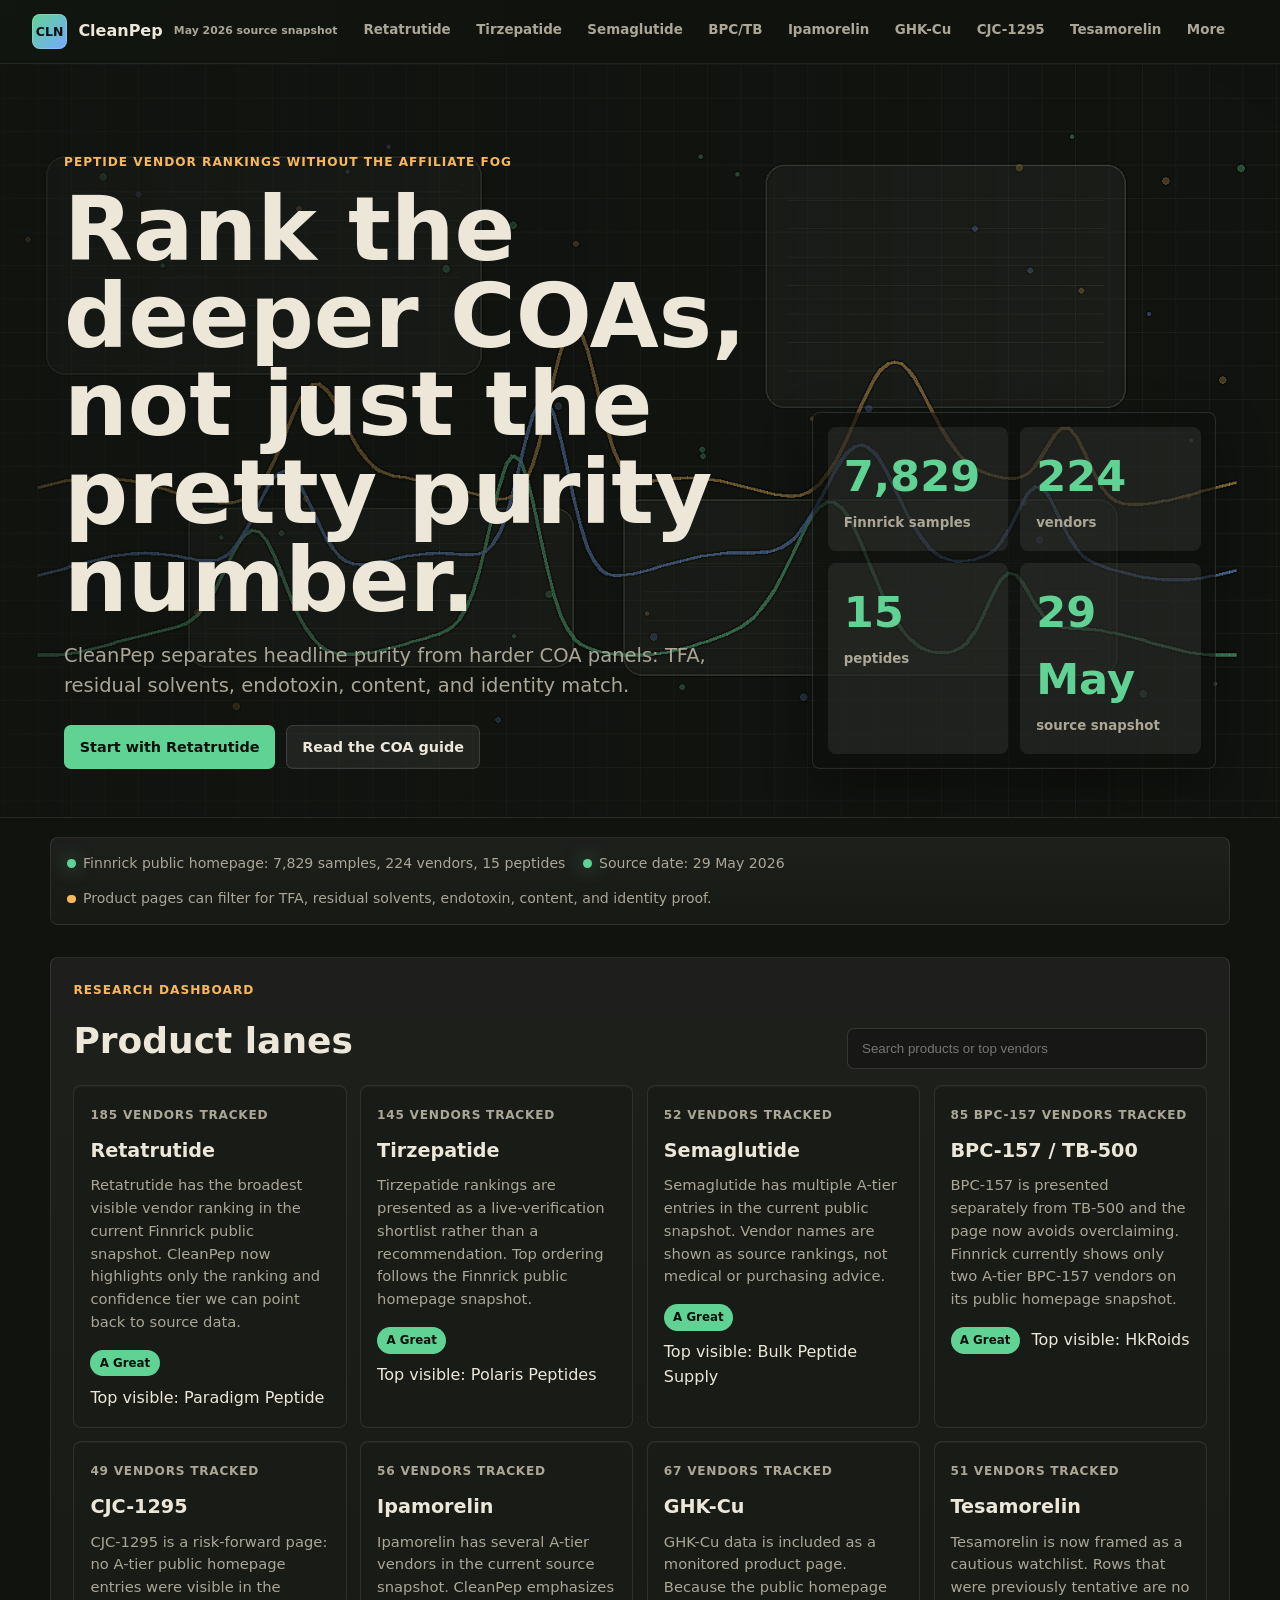
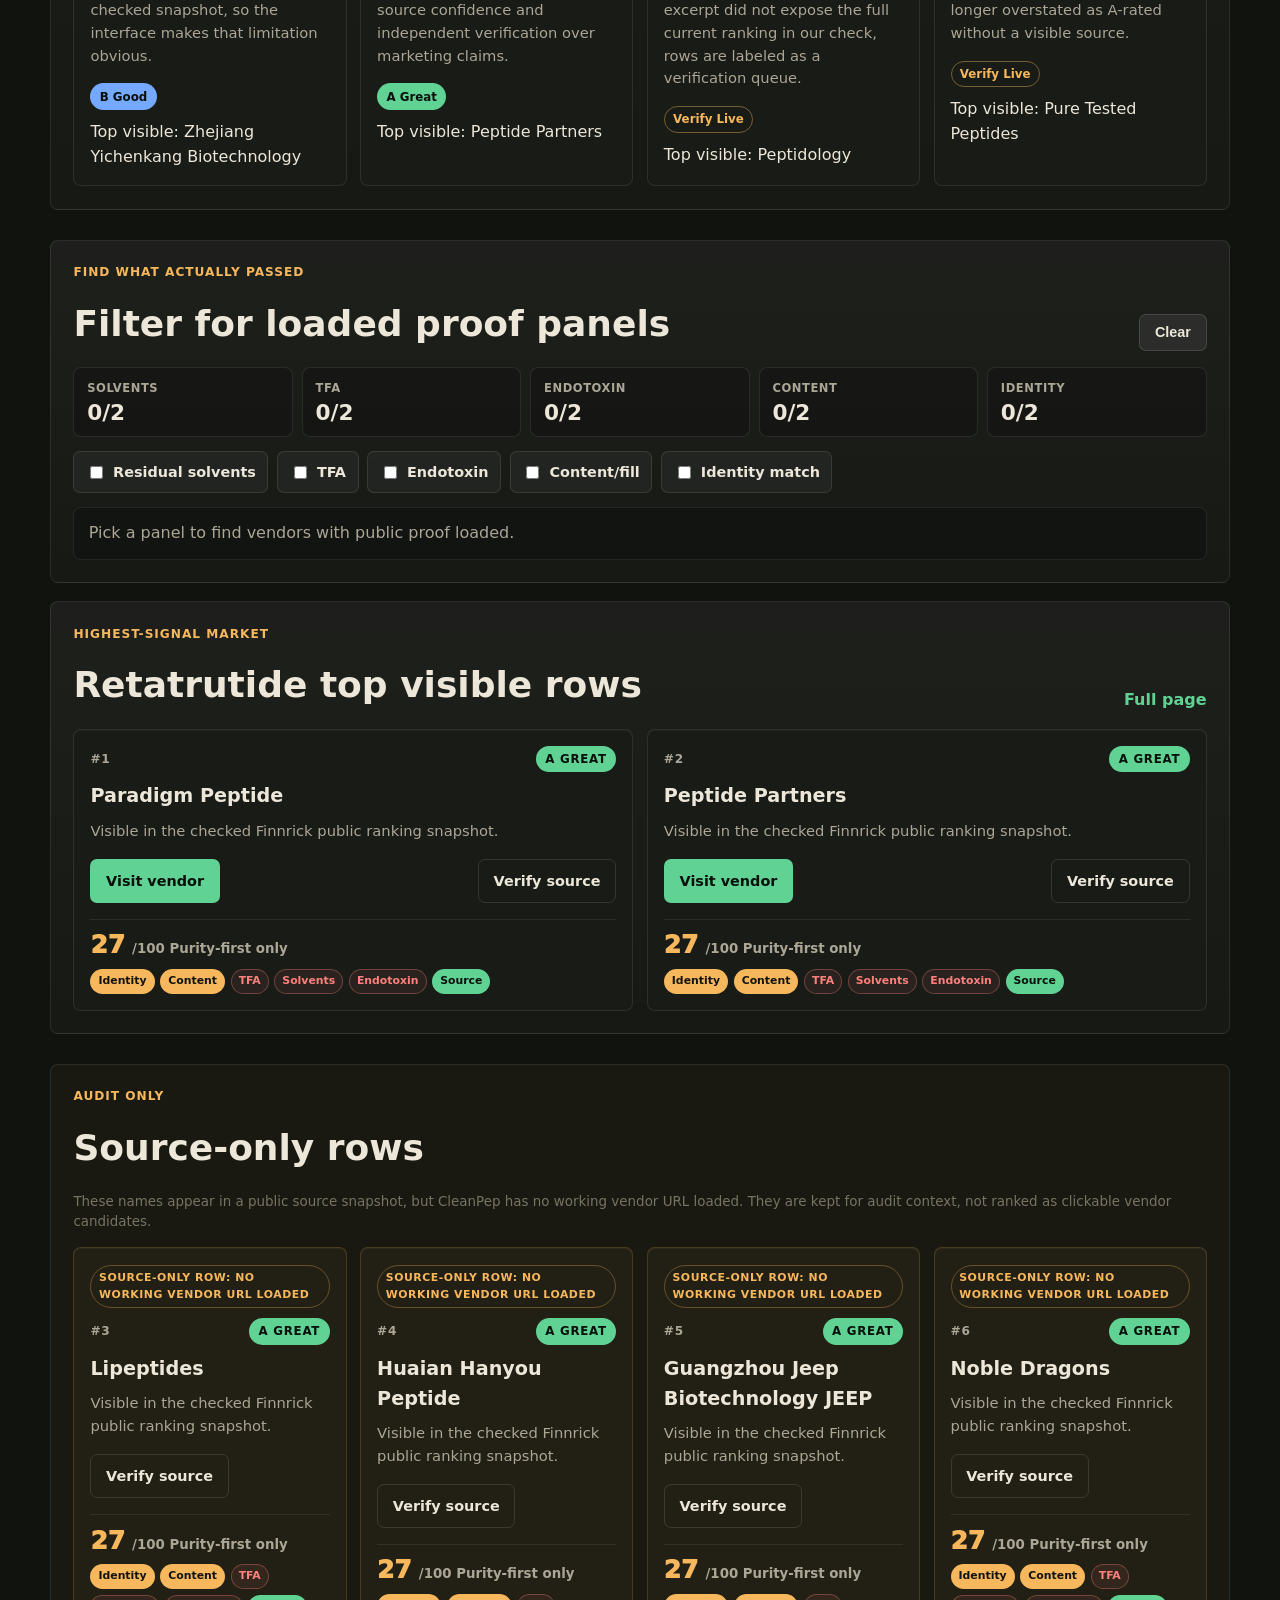
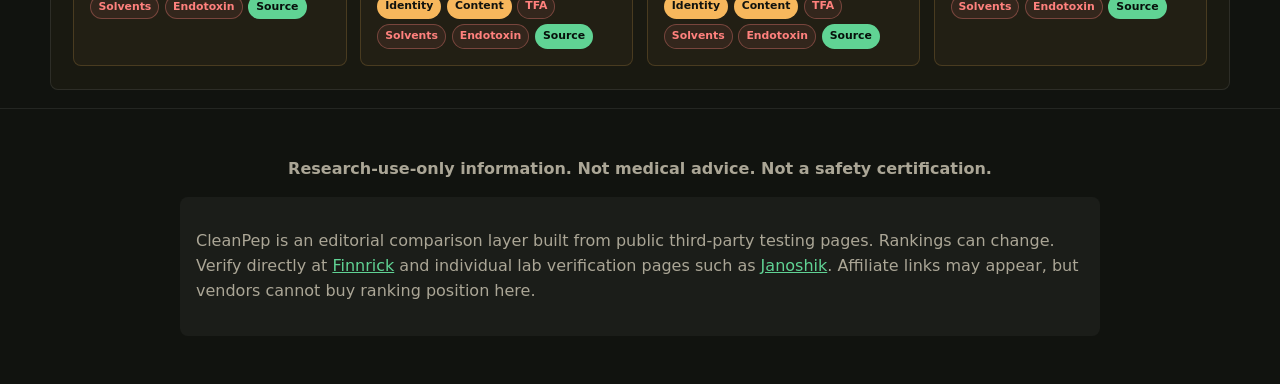
<file: src/index.html>
<!DOCTYPE html>
<html lang="en">
<head>
<meta charset="UTF-8">
<meta name="viewport" content="width=device-width, initial-scale=1.0">
<title>CleanPep - Peptide COA depth and vendor transparency</title>
<meta name="description" content="A source-first peptide vendor comparison dashboard that separates headline purity from deeper COA panels like TFA, residual solvents, endotoxin, content, and identity.">
<link rel="preload" as="image" href="assets/cleanpep-data-field.png">
<link rel="stylesheet" href="style.css">
<script src="script.js" defer></script>
</head>
<body>
<nav class="site-nav">
  <a href="index.html" class="brand" aria-label="CleanPep home"><span class="brand-mark">CLN</span><span>CleanPep</span><small>May 2026 source snapshot</small></a>
  <div class="nav-links"><a href="retatrutide.html">Retatrutide</a><a href="tirzepatide.html">Tirzepatide</a><a href="semaglutide.html">Semaglutide</a><a href="bpc157.html">BPC/TB</a><a href="ipamorelin.html">Ipamorelin</a><a href="ghk-cu.html">GHK-Cu</a><a href="cjc-1295.html">CJC-1295</a><a href="tesamorelin.html">Tesamorelin</a><a href="more-products.html">More</a><a href="all-products.html">All</a><a href="coa-guide.html">COA Guide</a><a href="about.html">About</a></div>
</nav>
<main>
  <section class="hero home-hero" data-reveal>
    <div class="hero-copy">
      <div class="eyebrow">Peptide vendor rankings without the affiliate fog</div>
      <h1>Rank the deeper COAs, not just the pretty purity number.</h1>
      <p class="sub">CleanPep separates headline purity from harder COA panels: TFA, residual solvents, endotoxin, content, and identity match.</p>
      <div class="hero-actions"><a class="btn btn-accent" href="retatrutide.html">Start with Retatrutide</a><a class="btn btn-outline" href="coa-guide.html">Read the COA guide</a></div>
    </div>
    <div class="hero-panel" aria-label="CleanPep data snapshot">
      <div><span>7,829</span><small>Finnrick samples</small></div>
      <div><span>224</span><small>vendors</small></div>
      <div><span>15</span><small>peptides</small></div>
      <div><span>29 May</span><small>source snapshot</small></div>
    </div>
  </section>
  <div class="container">
    <div class="source-bar" data-reveal>
  <div class="src-item"><span class="src-dot live"></span> Finnrick public homepage: 7,829 samples, 224 vendors, 15 peptides</div>
  <div class="src-item"><span class="src-dot live"></span> Source date: 29 May 2026</div>
  <div class="src-item"><span class="src-dot caution"></span> Product pages can filter for TFA, residual solvents, endotoxin, content, and identity proof.</div>
  
</div>
    <section class="data-section">
      <div class="section-heading"><div><p class="eyebrow">Research dashboard</p><h2>Product lanes</h2></div><input class="filter-input" type="search" placeholder="Search products or top vendors" data-filter=".product-card"></div>
      <div class="product-grid"><a class="product-card" href="retatrutide.html" data-reveal data-search="retatrutide paradigm peptide">
  <span class="product-kicker">185 vendors tracked</span>
  <h3>Retatrutide</h3>
  <p>Retatrutide has the broadest visible vendor ranking in the current Finnrick public snapshot. CleanPep now highlights only the ranking and confidence tier we can point back to source data.</p>
  <div class="product-meta"><span class="tier tier-a">A Great</span><span>Top visible: Paradigm Peptide</span></div>
</a>
<a class="product-card" href="tirzepatide.html" data-reveal data-search="tirzepatide polaris peptides">
  <span class="product-kicker">145 vendors tracked</span>
  <h3>Tirzepatide</h3>
  <p>Tirzepatide rankings are presented as a live-verification shortlist rather than a recommendation. Top ordering follows the Finnrick public homepage snapshot.</p>
  <div class="product-meta"><span class="tier tier-a">A Great</span><span>Top visible: Polaris Peptides</span></div>
</a>
<a class="product-card" href="semaglutide.html" data-reveal data-search="semaglutide bulk peptide supply">
  <span class="product-kicker">52 vendors tracked</span>
  <h3>Semaglutide</h3>
  <p>Semaglutide has multiple A-tier entries in the current public snapshot. Vendor names are shown as source rankings, not medical or purchasing advice.</p>
  <div class="product-meta"><span class="tier tier-a">A Great</span><span>Top visible: Bulk Peptide Supply</span></div>
</a>
<a class="product-card" href="bpc157.html" data-reveal data-search="bpc-157 / tb-500 hkroids">
  <span class="product-kicker">85 BPC-157 vendors tracked</span>
  <h3>BPC-157 / TB-500</h3>
  <p>BPC-157 is presented separately from TB-500 and the page now avoids overclaiming. Finnrick currently shows only two A-tier BPC-157 vendors on its public homepage snapshot.</p>
  <div class="product-meta"><span class="tier tier-a">A Great</span><span>Top visible: HkRoids</span></div>
</a>
<a class="product-card" href="cjc-1295.html" data-reveal data-search="cjc-1295 zhejiang yichenkang biotechnology">
  <span class="product-kicker">49 vendors tracked</span>
  <h3>CJC-1295</h3>
  <p>CJC-1295 is a risk-forward page: no A-tier public homepage entries were visible in the checked snapshot, so the interface makes that limitation obvious.</p>
  <div class="product-meta"><span class="tier tier-b">B Good</span><span>Top visible: Zhejiang Yichenkang Biotechnology</span></div>
</a>
<a class="product-card" href="ipamorelin.html" data-reveal data-search="ipamorelin peptide partners">
  <span class="product-kicker">56 vendors tracked</span>
  <h3>Ipamorelin</h3>
  <p>Ipamorelin has several A-tier vendors in the current source snapshot. CleanPep emphasizes source confidence and independent verification over marketing claims.</p>
  <div class="product-meta"><span class="tier tier-a">A Great</span><span>Top visible: Peptide Partners</span></div>
</a>
<a class="product-card" href="ghk-cu.html" data-reveal data-search="ghk-cu peptidology">
  <span class="product-kicker">67 vendors tracked</span>
  <h3>GHK-Cu</h3>
  <p>GHK-Cu data is included as a monitored product page. Because the public homepage excerpt did not expose the full current ranking in our check, rows are labeled as a verification queue.</p>
  <div class="product-meta"><span class="tier tier-v">Verify Live</span><span>Top visible: Peptidology</span></div>
</a>
<a class="product-card" href="tesamorelin.html" data-reveal data-search="tesamorelin pure tested peptides">
  <span class="product-kicker">51 vendors tracked</span>
  <h3>Tesamorelin</h3>
  <p>Tesamorelin is now framed as a cautious watchlist. Rows that were previously tentative are no longer overstated as A-rated without a visible source.</p>
  <div class="product-meta"><span class="tier tier-v">Verify Live</span><span>Top visible: Pure Tested Peptides</span></div>
</a></div>
    </section>
    <section class="data-section">
      <div class="section-heading"><div><p class="eyebrow">Highest-signal market</p><h2>Retatrutide top visible rows</h2></div><a class="text-link" href="retatrutide.html">Full page</a></div>
      <div class="featured-grid"><article class="vendor-card" data-reveal data-search="paradigm peptide a great">
  <div class="card-topline"><span>#1</span><span class="tier tier-a">A Great</span></div>
  <h3>Paradigm Peptide</h3>
  <p>Visible in the checked Finnrick public ranking snapshot.</p>
  <div class="card-actions"><a class="card-btn primary" href="https://www.paradigm-peptide.com/?ref=mgrcuntw" target="_blank" rel="sponsored noopener">Visit vendor</a><a class="card-btn" href="https://www.finnrick.com/vendors/paradigm-peptide" target="_blank" rel="noopener">Verify source</a></div>
</article>
<article class="vendor-card" data-reveal data-search="peptide partners a great">
  <div class="card-topline"><span>#2</span><span class="tier tier-a">A Great</span></div>
  <h3>Peptide Partners</h3>
  <p>Visible in the checked Finnrick public ranking snapshot.</p>
  <div class="card-actions"><a class="card-btn primary" href="https://peptidepartners.co" target="_blank" rel="noopener">Visit vendor</a><a class="card-btn" href="https://www.finnrick.com/vendors" target="_blank" rel="noopener">Verify source</a></div>
</article>
<article class="vendor-card" data-reveal data-search="lipeptides a great">
  <div class="card-topline"><span>#3</span><span class="tier tier-a">A Great</span></div>
  <h3>Lipeptides</h3>
  <p>Visible in the checked Finnrick public ranking snapshot.</p>
  <div class="card-actions"><a class="card-btn" href="https://www.finnrick.com/vendors" target="_blank" rel="noopener">Verify source</a></div>
</article>
<article class="vendor-card" data-reveal data-search="huaian hanyou peptide a great">
  <div class="card-topline"><span>#4</span><span class="tier tier-a">A Great</span></div>
  <h3>Huaian Hanyou Peptide</h3>
  <p>Visible in the checked Finnrick public ranking snapshot.</p>
  <div class="card-actions"><a class="card-btn" href="https://www.finnrick.com/vendors" target="_blank" rel="noopener">Verify source</a></div>
</article>
<article class="vendor-card" data-reveal data-search="guangzhou jeep biotechnology jeep a great">
  <div class="card-topline"><span>#5</span><span class="tier tier-a">A Great</span></div>
  <h3>Guangzhou Jeep Biotechnology JEEP</h3>
  <p>Visible in the checked Finnrick public ranking snapshot.</p>
  <div class="card-actions"><a class="card-btn" href="https://www.finnrick.com/vendors" target="_blank" rel="noopener">Verify source</a></div>
</article>
<article class="vendor-card" data-reveal data-search="noble dragons a great">
  <div class="card-topline"><span>#6</span><span class="tier tier-a">A Great</span></div>
  <h3>Noble Dragons</h3>
  <p>Visible in the checked Finnrick public ranking snapshot.</p>
  <div class="card-actions"><a class="card-btn" href="https://www.finnrick.com/vendors" target="_blank" rel="noopener">Verify source</a></div>
</article></div>
    </section>
  </div>
</main>
<footer>
  <p><strong>Research-use-only information. Not medical advice. Not a safety certification.</strong></p>
  <div class="disclaimer-box">
    <p>CleanPep is an editorial comparison layer built from public third-party testing pages. Rankings can change. Verify directly at <a href="https://www.finnrick.com/" target="_blank" rel="noopener">Finnrick</a> and individual lab verification pages such as <a href="https://janoshik.com/verification" target="_blank" rel="noopener">Janoshik</a>. Affiliate links may appear, but vendors cannot buy ranking position here.</p>
  </div>
</footer>
</body>
</html>
</file>
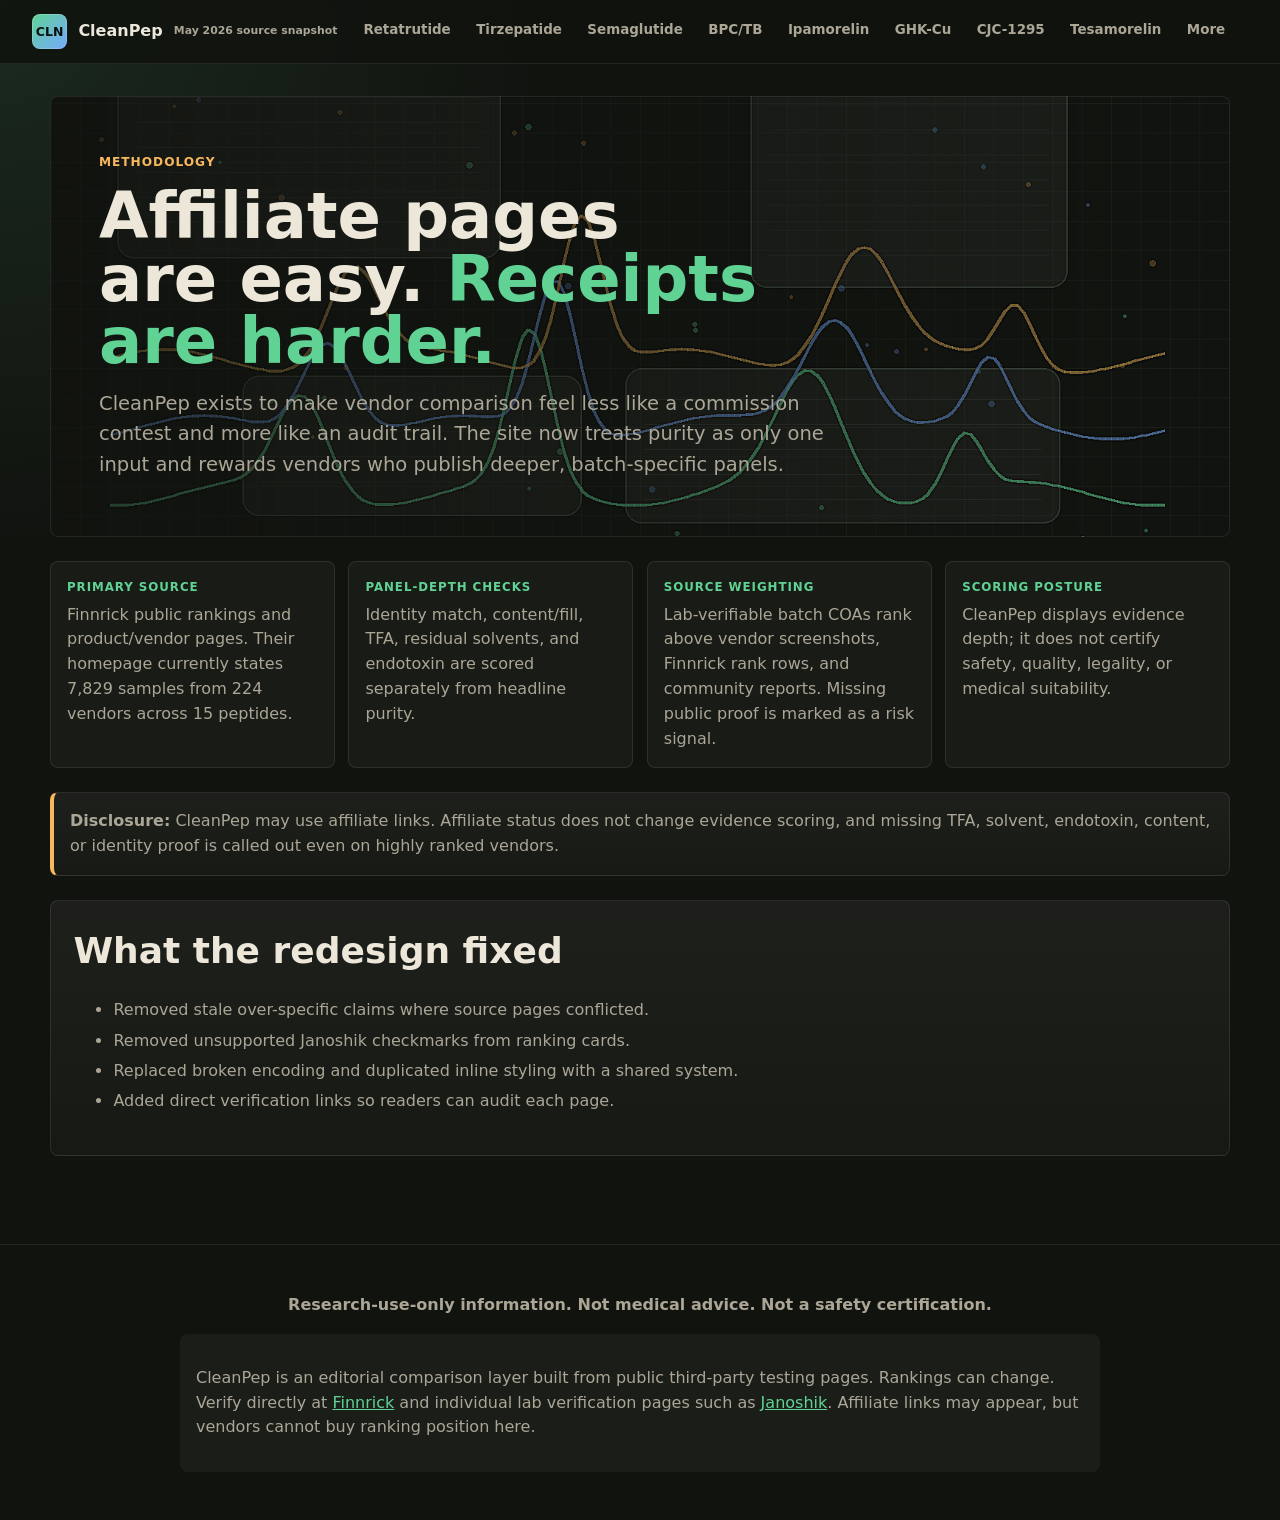
<file: src/about.html>
<!DOCTYPE html>
<html lang="en">
<head>
<meta charset="UTF-8">
<meta name="viewport" content="width=device-width, initial-scale=1.0">
<title>About CleanPep - Methodology and disclosures</title>
<meta name="description" content="How CleanPep weights peptide vendor evidence, including purity, identity, content, TFA, residual solvents, endotoxin, and source verification.">
<link rel="preload" as="image" href="assets/cleanpep-data-field.png">
<link rel="stylesheet" href="style.css">
<script src="script.js" defer></script>
</head>
<body><nav class="site-nav">
  <a href="index.html" class="brand" aria-label="CleanPep home"><span class="brand-mark">CLN</span><span>CleanPep</span><small>May 2026 source snapshot</small></a>
  <div class="nav-links"><a href="retatrutide.html">Retatrutide</a><a href="tirzepatide.html">Tirzepatide</a><a href="semaglutide.html">Semaglutide</a><a href="bpc157.html">BPC/TB</a><a href="ipamorelin.html">Ipamorelin</a><a href="ghk-cu.html">GHK-Cu</a><a href="cjc-1295.html">CJC-1295</a><a href="tesamorelin.html">Tesamorelin</a><a href="more-products.html">More</a><a href="all-products.html">All</a><a href="coa-guide.html">COA Guide</a><a href="about.html" class="active">About</a></div>
</nav><main class="container page-shell"><section class="hero compact" data-reveal><div class="eyebrow">Methodology</div><h1>Affiliate pages are easy. <em>Receipts are harder.</em></h1><p class="sub">CleanPep exists to make vendor comparison feel less like a commission contest and more like an audit trail. The site now treats purity as only one input and rewards vendors who publish deeper, batch-specific panels.</p></section>
<section class="method-grid wide" data-reveal><div class="method-item"><div class="label">Primary source</div>Finnrick public rankings and product/vendor pages. Their homepage currently states 7,829 samples from 224 vendors across 15 peptides.</div><div class="method-item"><div class="label">Panel-depth checks</div>Identity match, content/fill, TFA, residual solvents, and endotoxin are scored separately from headline purity.</div><div class="method-item"><div class="label">Source weighting</div>Lab-verifiable batch COAs rank above vendor screenshots, Finnrick rank rows, and community reports. Missing public proof is marked as a risk signal.</div><div class="method-item"><div class="label">Scoring posture</div>CleanPep displays evidence depth; it does not certify safety, quality, legality, or medical suitability.</div></section>
<div class="notice caution" data-reveal><strong>Disclosure:</strong> CleanPep may use affiliate links. Affiliate status does not change evidence scoring, and missing TFA, solvent, endotoxin, content, or identity proof is called out even on highly ranked vendors.</div>
<section class="data-section" data-reveal><h2>What the redesign fixed</h2><ul class="check-list"><li>Removed stale over-specific claims where source pages conflicted.</li><li>Removed unsupported Janoshik checkmarks from ranking cards.</li><li>Replaced broken encoding and duplicated inline styling with a shared system.</li><li>Added direct verification links so readers can audit each page.</li></ul></section>
</main><footer>
  <p><strong>Research-use-only information. Not medical advice. Not a safety certification.</strong></p>
  <div class="disclaimer-box">
    <p>CleanPep is an editorial comparison layer built from public third-party testing pages. Rankings can change. Verify directly at <a href="https://www.finnrick.com/" target="_blank" rel="noopener">Finnrick</a> and individual lab verification pages such as <a href="https://janoshik.com/verification" target="_blank" rel="noopener">Janoshik</a>. Affiliate links may appear, but vendors cannot buy ranking position here.</p>
  </div>
</footer></body></html>
</file>
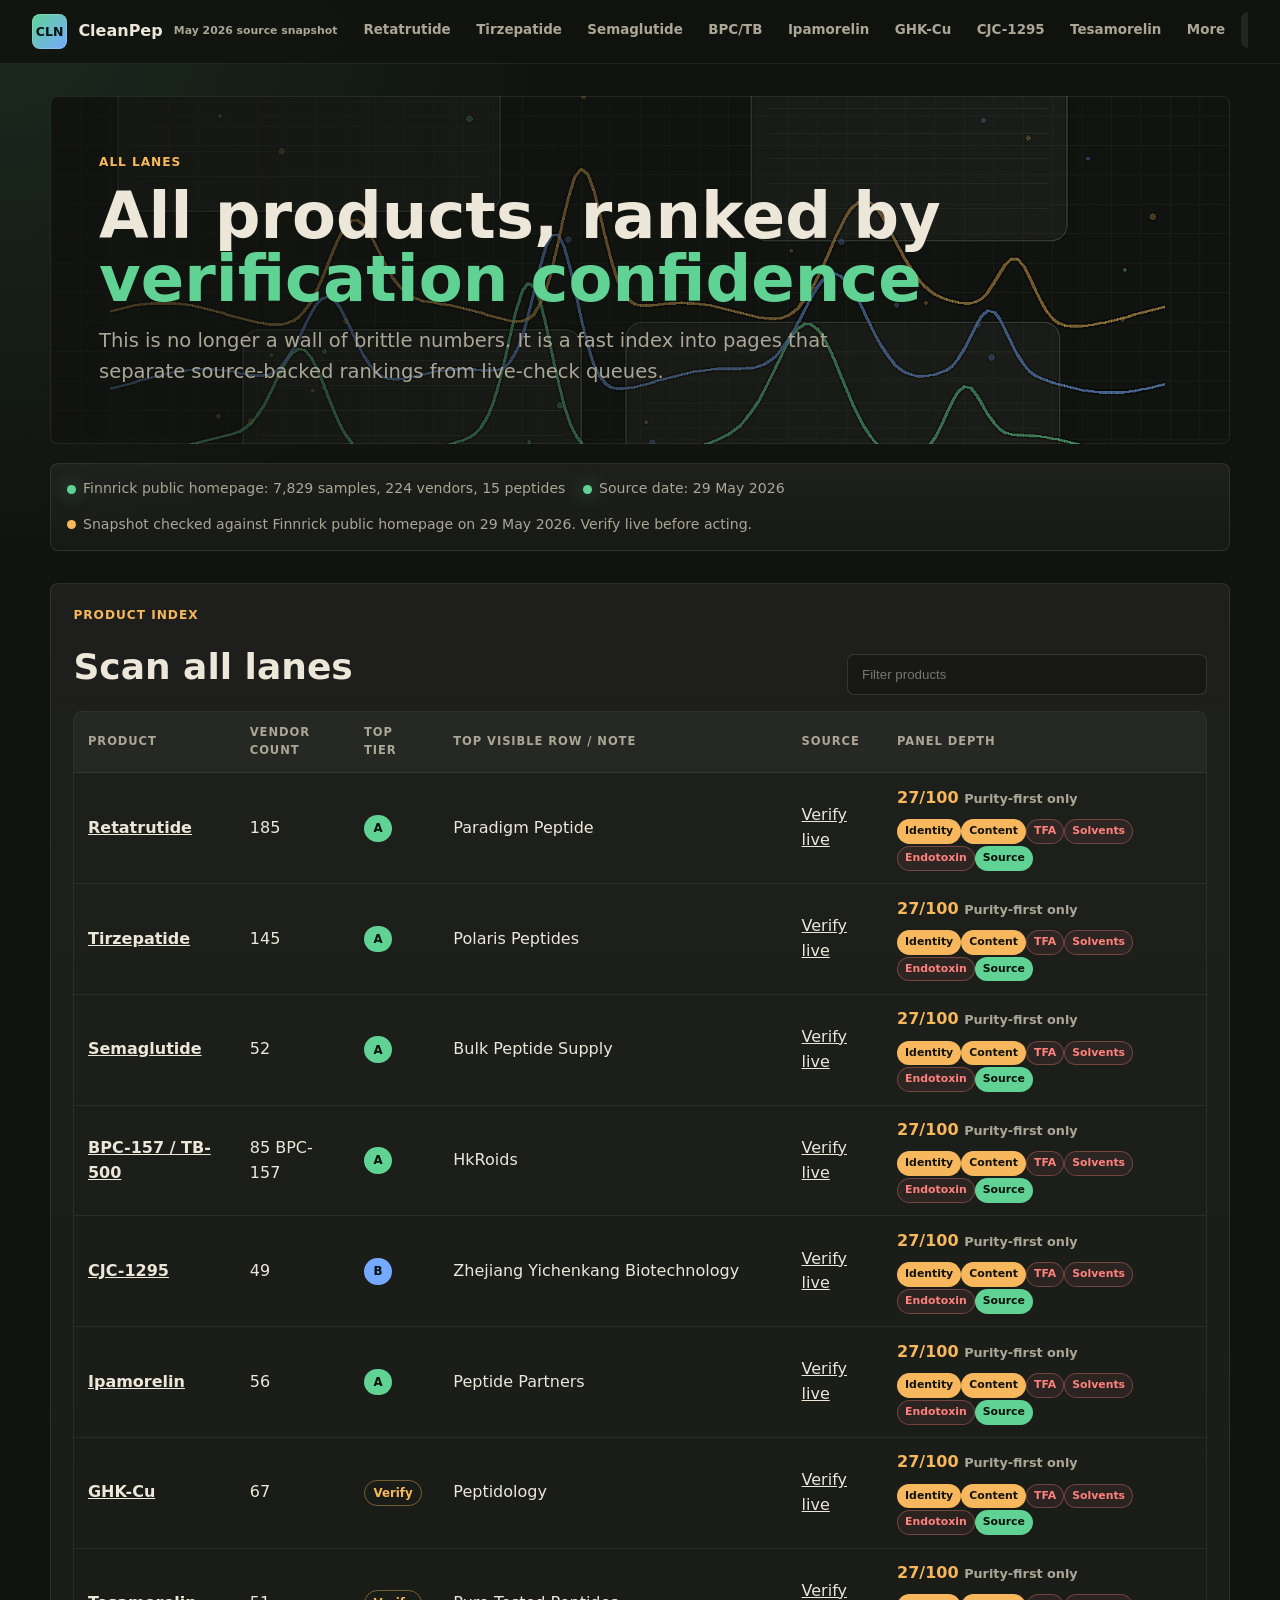
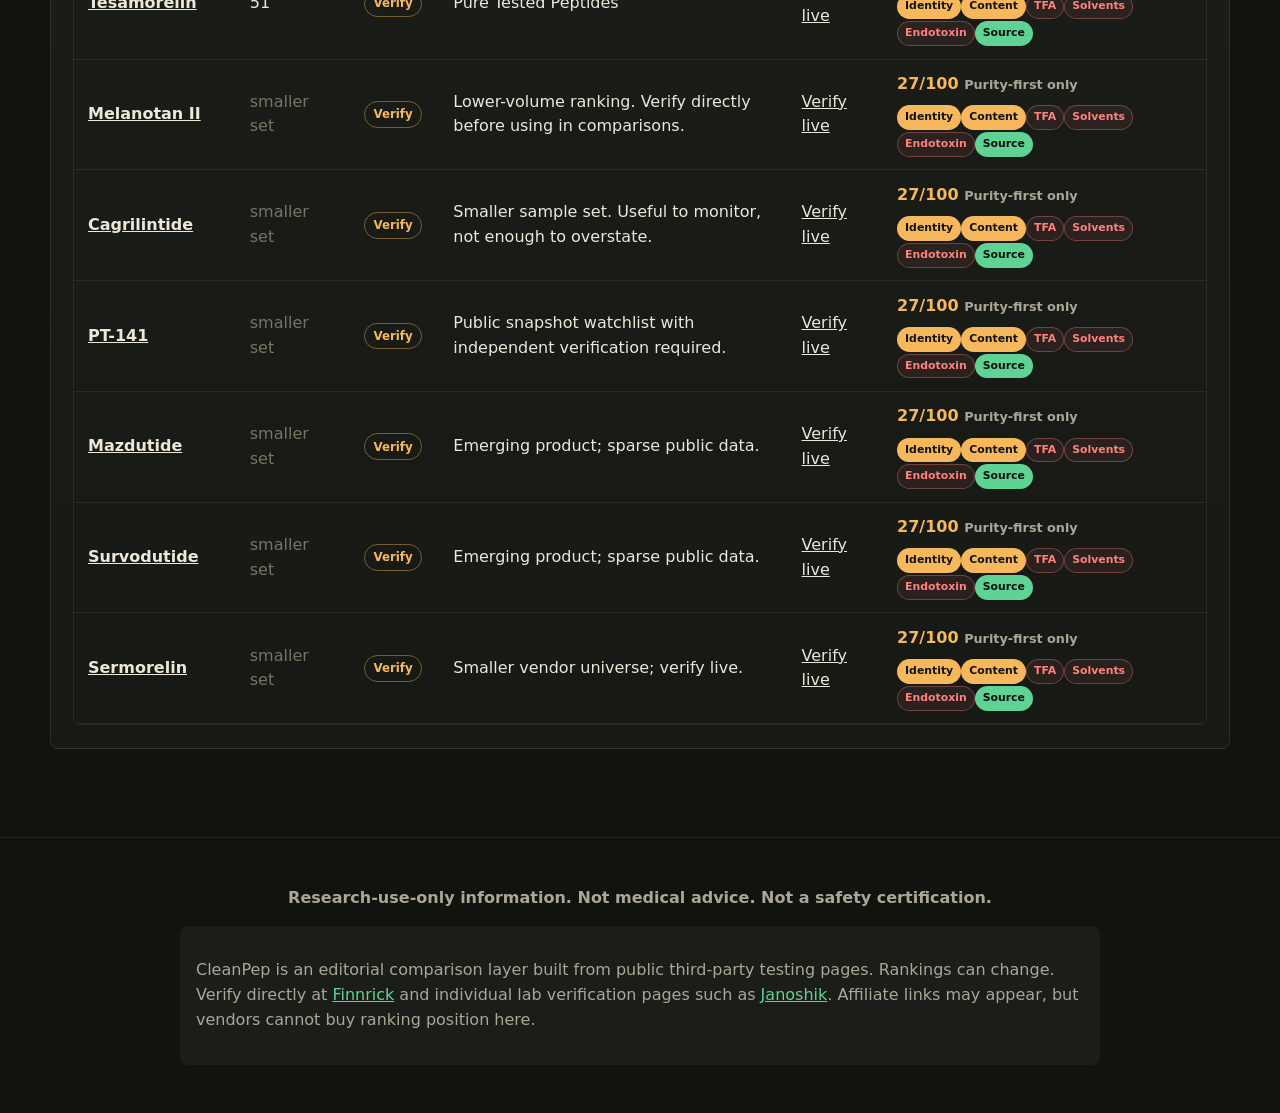
<file: src/all-products.html>
<!DOCTYPE html>
<html lang="en">
<head>
<meta charset="UTF-8">
<meta name="viewport" content="width=device-width, initial-scale=1.0">
<title>All Products - CleanPep</title>
<meta name="description" content="All CleanPep product lanes with source verification links and conservative confidence labels.">
<link rel="preload" as="image" href="assets/cleanpep-data-field.png">
<link rel="stylesheet" href="style.css">
<script src="script.js" defer></script>
</head>
<body><nav class="site-nav">
  <a href="index.html" class="brand" aria-label="CleanPep home"><span class="brand-mark">CLN</span><span>CleanPep</span><small>May 2026 source snapshot</small></a>
  <div class="nav-links"><a href="retatrutide.html">Retatrutide</a><a href="tirzepatide.html">Tirzepatide</a><a href="semaglutide.html">Semaglutide</a><a href="bpc157.html">BPC/TB</a><a href="ipamorelin.html">Ipamorelin</a><a href="ghk-cu.html">GHK-Cu</a><a href="cjc-1295.html">CJC-1295</a><a href="tesamorelin.html">Tesamorelin</a><a href="more-products.html">More</a><a href="all-products.html" class="active">All</a><a href="coa-guide.html">COA Guide</a><a href="about.html">About</a></div>
</nav><main class="container page-shell">
<section class="hero compact" data-reveal><div class="eyebrow">All lanes</div><h1>All products, ranked by <em>verification confidence</em></h1><p class="sub">This is no longer a wall of brittle numbers. It is a fast index into pages that separate source-backed rankings from live-check queues.</p></section>
<div class="source-bar" data-reveal>
  <div class="src-item"><span class="src-dot live"></span> Finnrick public homepage: 7,829 samples, 224 vendors, 15 peptides</div>
  <div class="src-item"><span class="src-dot live"></span> Source date: 29 May 2026</div>
  <div class="src-item"><span class="src-dot caution"></span> Snapshot checked against Finnrick public homepage on 29 May 2026. Verify live before acting.</div>
  
</div>
<section class="data-section"><div class="section-heading"><div><p class="eyebrow">Product index</p><h2>Scan all lanes</h2></div><input class="filter-input" type="search" placeholder="Filter products" data-filter="tbody tr"></div><div class="table-wrap"><table><thead><tr><th>Product</th><th>Vendor count</th><th>Top tier</th><th>Top visible row / note</th><th>Source</th></tr></thead><tbody><tr data-search="retatrutide paradigm peptide"><td><a href="retatrutide.html"><strong>Retatrutide</strong></a></td><td>185</td><td><span class="tier tier-a">A</span></td><td>Paradigm Peptide</td><td><a href="https://www.finnrick.com/products/retatrutide" target="_blank" rel="noopener">Verify live</a></td></tr><tr data-search="tirzepatide polaris peptides"><td><a href="tirzepatide.html"><strong>Tirzepatide</strong></a></td><td>145</td><td><span class="tier tier-a">A</span></td><td>Polaris Peptides</td><td><a href="https://www.finnrick.com/products/tirzepatide" target="_blank" rel="noopener">Verify live</a></td></tr><tr data-search="semaglutide bulk peptide supply"><td><a href="semaglutide.html"><strong>Semaglutide</strong></a></td><td>52</td><td><span class="tier tier-a">A</span></td><td>Bulk Peptide Supply</td><td><a href="https://www.finnrick.com/products/semaglutide" target="_blank" rel="noopener">Verify live</a></td></tr><tr data-search="bpc-157 / tb-500 hkroids"><td><a href="bpc157.html"><strong>BPC-157 / TB-500</strong></a></td><td>85 BPC-157</td><td><span class="tier tier-a">A</span></td><td>HkRoids</td><td><a href="https://www.finnrick.com/products/bpc-157" target="_blank" rel="noopener">Verify live</a></td></tr><tr data-search="cjc-1295 zhejiang yichenkang biotechnology"><td><a href="cjc-1295.html"><strong>CJC-1295</strong></a></td><td>49</td><td><span class="tier tier-b">B</span></td><td>Zhejiang Yichenkang Biotechnology</td><td><a href="https://www.finnrick.com/products/cjc-1295" target="_blank" rel="noopener">Verify live</a></td></tr><tr data-search="ipamorelin peptide partners"><td><a href="ipamorelin.html"><strong>Ipamorelin</strong></a></td><td>56</td><td><span class="tier tier-a">A</span></td><td>Peptide Partners</td><td><a href="https://www.finnrick.com/products/ipamorelin" target="_blank" rel="noopener">Verify live</a></td></tr><tr data-search="ghk-cu peptidology"><td><a href="ghk-cu.html"><strong>GHK-Cu</strong></a></td><td>67</td><td><span class="tier tier-v">Verify</span></td><td>Peptidology</td><td><a href="https://www.finnrick.com/products/ghk-cu" target="_blank" rel="noopener">Verify live</a></td></tr><tr data-search="tesamorelin pure tested peptides"><td><a href="tesamorelin.html"><strong>Tesamorelin</strong></a></td><td>51</td><td><span class="tier tier-v">Verify</span></td><td>Pure Tested Peptides</td><td><a href="https://www.finnrick.com/products/tesamorelin" target="_blank" rel="noopener">Verify live</a></td></tr><tr data-search="melanotan ii lower-volume ranking. verify directly before using in comparisons."><td><a href="more-products.html#melanotan"><strong>Melanotan II</strong></a></td><td><span class="muted">smaller set</span></td><td><span class="tier tier-v">Verify</span></td><td>Lower-volume ranking. Verify directly before using in comparisons.</td><td><a href="https://www.finnrick.com/products" target="_blank" rel="noopener">Verify live</a></td></tr><tr data-search="cagrilintide smaller sample set. useful to monitor, not enough to overstate."><td><a href="more-products.html#cagrilintide"><strong>Cagrilintide</strong></a></td><td><span class="muted">smaller set</span></td><td><span class="tier tier-v">Verify</span></td><td>Smaller sample set. Useful to monitor, not enough to overstate.</td><td><a href="https://www.finnrick.com/products" target="_blank" rel="noopener">Verify live</a></td></tr><tr data-search="pt-141 public snapshot watchlist with independent verification required."><td><a href="more-products.html#pt141"><strong>PT-141</strong></a></td><td><span class="muted">smaller set</span></td><td><span class="tier tier-v">Verify</span></td><td>Public snapshot watchlist with independent verification required.</td><td><a href="https://www.finnrick.com/products" target="_blank" rel="noopener">Verify live</a></td></tr><tr data-search="mazdutide emerging product; sparse public data."><td><a href="more-products.html#mazdutide"><strong>Mazdutide</strong></a></td><td><span class="muted">smaller set</span></td><td><span class="tier tier-v">Verify</span></td><td>Emerging product; sparse public data.</td><td><a href="https://www.finnrick.com/products" target="_blank" rel="noopener">Verify live</a></td></tr><tr data-search="survodutide emerging product; sparse public data."><td><a href="more-products.html#survodutide"><strong>Survodutide</strong></a></td><td><span class="muted">smaller set</span></td><td><span class="tier tier-v">Verify</span></td><td>Emerging product; sparse public data.</td><td><a href="https://www.finnrick.com/products" target="_blank" rel="noopener">Verify live</a></td></tr><tr data-search="sermorelin smaller vendor universe; verify live."><td><a href="more-products.html#sermorelin"><strong>Sermorelin</strong></a></td><td><span class="muted">smaller set</span></td><td><span class="tier tier-v">Verify</span></td><td>Smaller vendor universe; verify live.</td><td><a href="https://www.finnrick.com/products" target="_blank" rel="noopener">Verify live</a></td></tr></tbody></table></div></section>
</main><footer>
  <p><strong>Research-use-only information. Not medical advice. Not a safety certification.</strong></p>
  <div class="disclaimer-box">
    <p>CleanPep is an editorial comparison layer built from public third-party testing pages. Rankings can change. Verify directly at <a href="https://www.finnrick.com/" target="_blank" rel="noopener">Finnrick</a> and individual lab verification pages such as <a href="https://janoshik.com/verification" target="_blank" rel="noopener">Janoshik</a>. Affiliate links may appear, but vendors cannot buy ranking position here.</p>
  </div>
</footer></body></html>
</file>
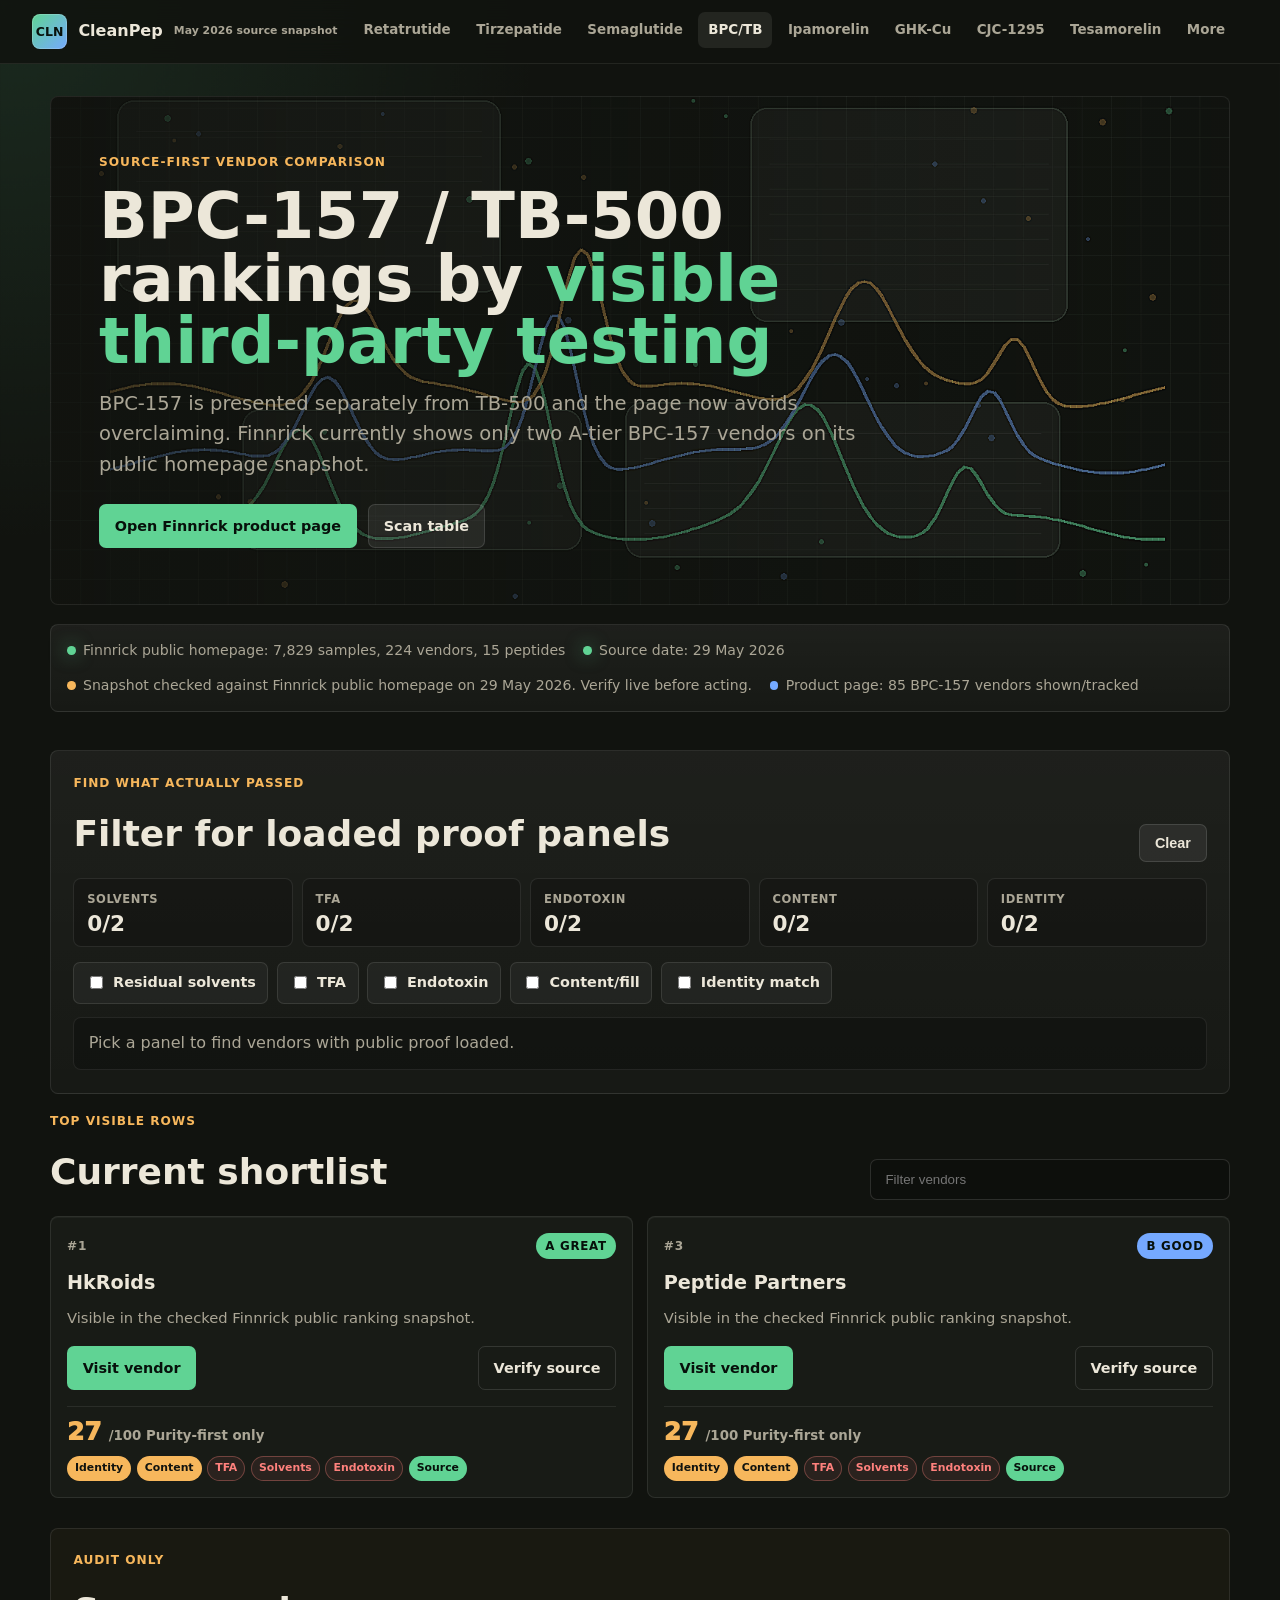
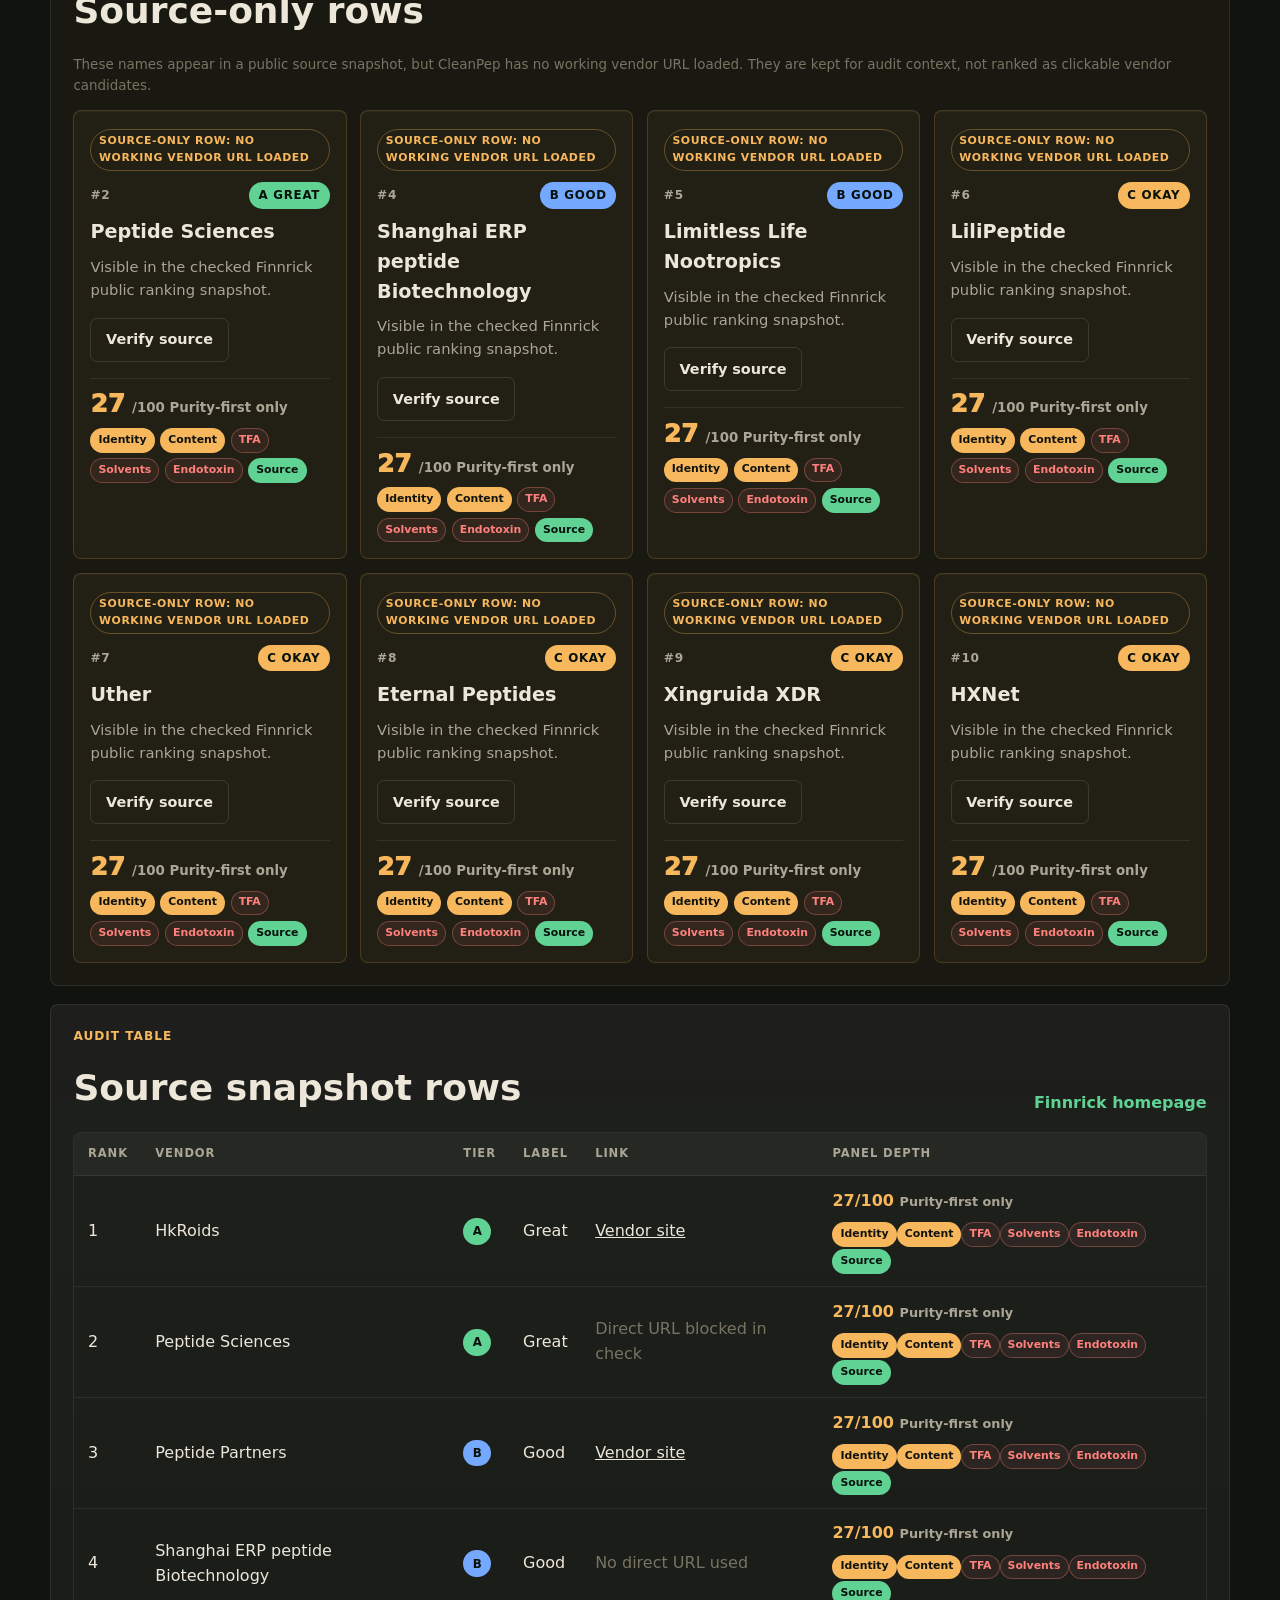
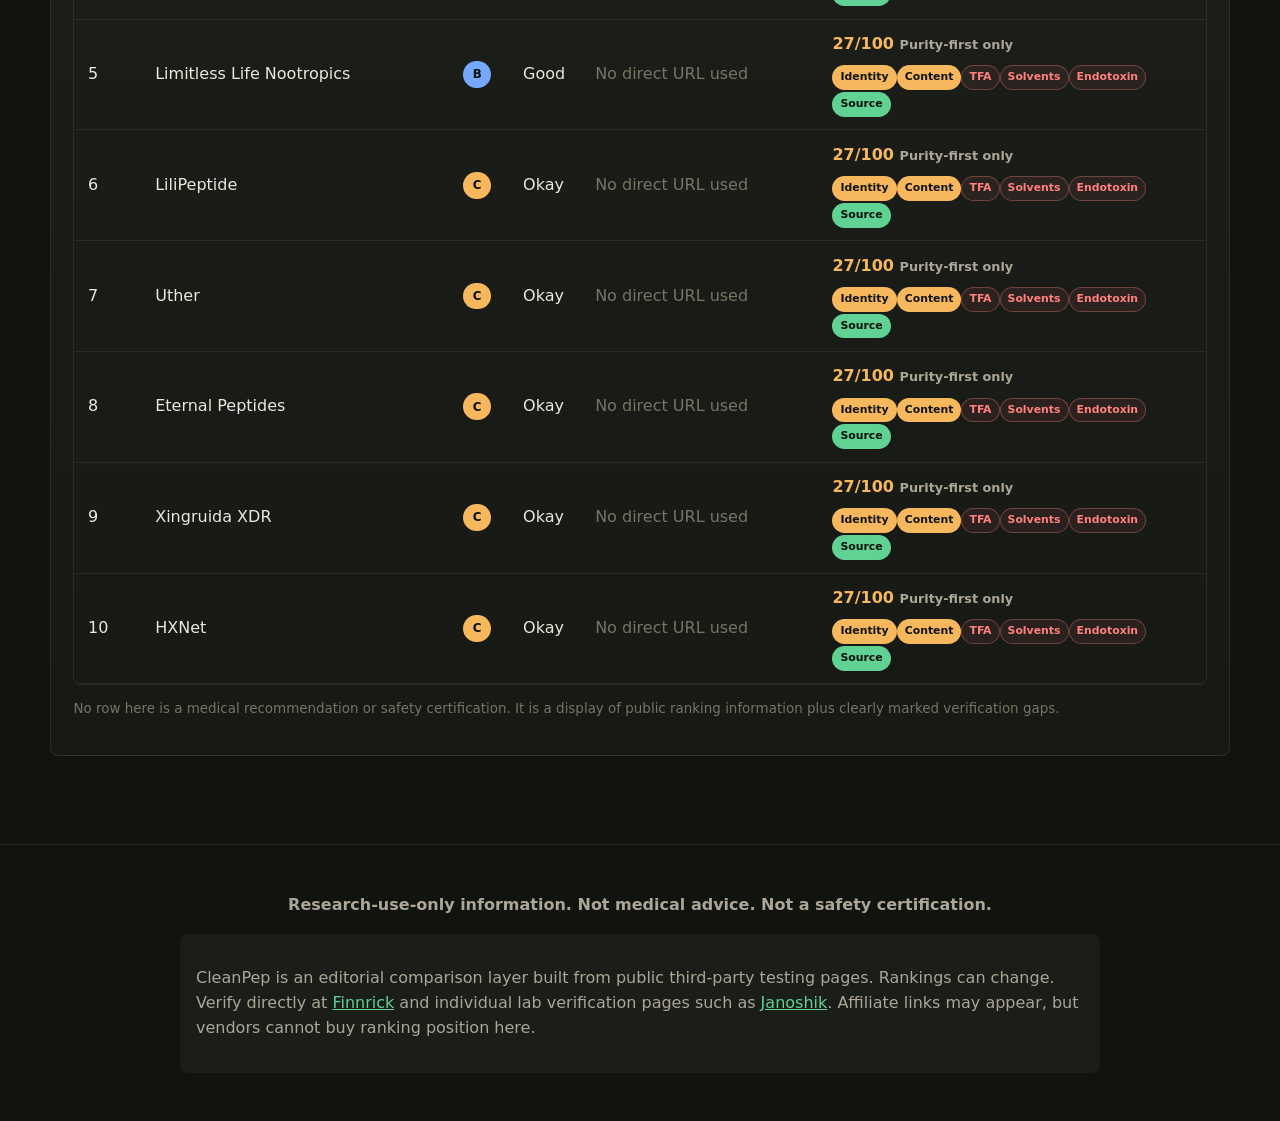
<file: src/bpc157.html>
<!DOCTYPE html>
<html lang="en">
<head>
<meta charset="UTF-8">
<meta name="viewport" content="width=device-width, initial-scale=1.0">
<title>BPC-157 / TB-500 Cleanliness Scores - CleanPep</title>
<meta name="description" content="BPC-157 is presented separately from TB-500 and the page now avoids overclaiming. Finnrick currently shows only two A-tier BPC-157 vendors on its public homepage snapshot.">
<link rel="preload" as="image" href="assets/cleanpep-data-field.png">
<link rel="stylesheet" href="style.css">
<script src="script.js" defer></script>
</head>
<body>
<nav class="site-nav">
  <a href="index.html" class="brand" aria-label="CleanPep home"><span class="brand-mark">CLN</span><span>CleanPep</span><small>May 2026 source snapshot</small></a>
  <div class="nav-links"><a href="retatrutide.html">Retatrutide</a><a href="tirzepatide.html">Tirzepatide</a><a href="semaglutide.html">Semaglutide</a><a href="bpc157.html" class="active">BPC/TB</a><a href="ipamorelin.html">Ipamorelin</a><a href="ghk-cu.html">GHK-Cu</a><a href="cjc-1295.html">CJC-1295</a><a href="tesamorelin.html">Tesamorelin</a><a href="more-products.html">More</a><a href="all-products.html">All</a><a href="coa-guide.html">COA Guide</a><a href="about.html">About</a></div>
</nav>
<main class="container page-shell">
  <section class="hero compact" data-reveal>
    <div class="eyebrow">Source-first vendor comparison</div>
    <h1>BPC-157 / TB-500 rankings by <em>visible third-party testing</em></h1>
    <p class="sub">BPC-157 is presented separately from TB-500 and the page now avoids overclaiming. Finnrick currently shows only two A-tier BPC-157 vendors on its public homepage snapshot.</p>
    <div class="hero-actions"><a class="btn btn-accent" href="https://www.finnrick.com/products/bpc-157" target="_blank" rel="noopener">Open Finnrick product page</a><a class="btn btn-outline" href="#full-table">Scan table</a></div>
  </section>
  <div class="source-bar" data-reveal>
  <div class="src-item"><span class="src-dot live"></span> Finnrick public homepage: 7,829 samples, 224 vendors, 15 peptides</div>
  <div class="src-item"><span class="src-dot live"></span> Source date: 29 May 2026</div>
  <div class="src-item"><span class="src-dot caution"></span> Snapshot checked against Finnrick public homepage on 29 May 2026. Verify live before acting.</div>
  <div class="src-item"><span class="src-dot neutral"></span> Product page: 85 BPC-157 vendors shown/tracked</div>
</div>
  
  <section>
    <div class="section-heading"><div><p class="eyebrow">Top visible rows</p><h2>Current shortlist</h2></div><input class="filter-input" type="search" placeholder="Filter vendors" data-filter=".vendor-card, #full-table tbody tr"></div>
    <div class="featured-grid"><article class="vendor-card" data-reveal data-search="hkroids a great">
  <div class="card-topline"><span>#1</span><span class="tier tier-a">A Great</span></div>
  <h3>HkRoids</h3>
  <p>Visible in the checked Finnrick public ranking snapshot.</p>
  <div class="card-actions"><a class="card-btn primary" href="https://hkroids.com" target="_blank" rel="noopener">Visit vendor</a><a class="card-btn" href="https://www.finnrick.com/vendors" target="_blank" rel="noopener">Verify source</a></div>
</article>
<article class="vendor-card" data-reveal data-search="peptide sciences a great">
  <div class="card-topline"><span>#2</span><span class="tier tier-a">A Great</span></div>
  <h3>Peptide Sciences</h3>
  <p>Visible in the checked Finnrick public ranking snapshot.</p>
  <div class="card-actions"><a class="card-btn" href="https://www.finnrick.com/vendors" target="_blank" rel="noopener">Verify source</a></div>
</article>
<article class="vendor-card" data-reveal data-search="peptide partners b good">
  <div class="card-topline"><span>#3</span><span class="tier tier-b">B Good</span></div>
  <h3>Peptide Partners</h3>
  <p>Visible in the checked Finnrick public ranking snapshot.</p>
  <div class="card-actions"><a class="card-btn primary" href="https://peptidepartners.co" target="_blank" rel="noopener">Visit vendor</a><a class="card-btn" href="https://www.finnrick.com/vendors" target="_blank" rel="noopener">Verify source</a></div>
</article>
<article class="vendor-card" data-reveal data-search="shanghai erp peptide biotechnology b good">
  <div class="card-topline"><span>#4</span><span class="tier tier-b">B Good</span></div>
  <h3>Shanghai ERP peptide Biotechnology</h3>
  <p>Visible in the checked Finnrick public ranking snapshot.</p>
  <div class="card-actions"><a class="card-btn" href="https://www.finnrick.com/vendors" target="_blank" rel="noopener">Verify source</a></div>
</article>
<article class="vendor-card" data-reveal data-search="limitless life nootropics b good">
  <div class="card-topline"><span>#5</span><span class="tier tier-b">B Good</span></div>
  <h3>Limitless Life Nootropics</h3>
  <p>Visible in the checked Finnrick public ranking snapshot.</p>
  <div class="card-actions"><a class="card-btn" href="https://www.finnrick.com/vendors" target="_blank" rel="noopener">Verify source</a></div>
</article>
<article class="vendor-card" data-reveal data-search="lilipeptide c okay">
  <div class="card-topline"><span>#6</span><span class="tier tier-c">C Okay</span></div>
  <h3>LiliPeptide</h3>
  <p>Visible in the checked Finnrick public ranking snapshot.</p>
  <div class="card-actions"><a class="card-btn" href="https://www.finnrick.com/vendors" target="_blank" rel="noopener">Verify source</a></div>
</article>
<article class="vendor-card" data-reveal data-search="uther c okay">
  <div class="card-topline"><span>#7</span><span class="tier tier-c">C Okay</span></div>
  <h3>Uther</h3>
  <p>Visible in the checked Finnrick public ranking snapshot.</p>
  <div class="card-actions"><a class="card-btn" href="https://www.finnrick.com/vendors" target="_blank" rel="noopener">Verify source</a></div>
</article>
<article class="vendor-card" data-reveal data-search="eternal peptides c okay">
  <div class="card-topline"><span>#8</span><span class="tier tier-c">C Okay</span></div>
  <h3>Eternal Peptides</h3>
  <p>Visible in the checked Finnrick public ranking snapshot.</p>
  <div class="card-actions"><a class="card-btn" href="https://www.finnrick.com/vendors" target="_blank" rel="noopener">Verify source</a></div>
</article>
<article class="vendor-card" data-reveal data-search="xingruida xdr c okay">
  <div class="card-topline"><span>#9</span><span class="tier tier-c">C Okay</span></div>
  <h3>Xingruida XDR</h3>
  <p>Visible in the checked Finnrick public ranking snapshot.</p>
  <div class="card-actions"><a class="card-btn" href="https://www.finnrick.com/vendors" target="_blank" rel="noopener">Verify source</a></div>
</article>
<article class="vendor-card" data-reveal data-search="hxnet c okay">
  <div class="card-topline"><span>#10</span><span class="tier tier-c">C Okay</span></div>
  <h3>HXNet</h3>
  <p>Visible in the checked Finnrick public ranking snapshot.</p>
  <div class="card-actions"><a class="card-btn" href="https://www.finnrick.com/vendors" target="_blank" rel="noopener">Verify source</a></div>
</article></div>
  </section>
  <section id="full-table" class="data-section" data-reveal>
    <div class="section-heading"><div><p class="eyebrow">Audit table</p><h2>Source snapshot rows</h2></div><a class="text-link" href="https://www.finnrick.com/" target="_blank" rel="noopener">Finnrick homepage</a></div>
    <div class="table-wrap"><table><thead><tr><th>Rank</th><th>Vendor</th><th>Tier</th><th>Label</th><th>Link</th></tr></thead><tbody><tr data-search="hkroids a great"><td>1</td><td>HkRoids</td><td><span class="tier tier-a">A</span></td><td>Great</td><td><a href="https://hkroids.com" target="_blank" rel="noopener">Vendor site</a></td></tr><tr data-search="peptide sciences a great"><td>2</td><td>Peptide Sciences</td><td><span class="tier tier-a">A</span></td><td>Great</td><td><span class="muted">Direct URL blocked in check</span></td></tr><tr data-search="peptide partners b good"><td>3</td><td>Peptide Partners</td><td><span class="tier tier-b">B</span></td><td>Good</td><td><a href="https://peptidepartners.co" target="_blank" rel="noopener">Vendor site</a></td></tr><tr data-search="shanghai erp peptide biotechnology b good"><td>4</td><td>Shanghai ERP peptide Biotechnology</td><td><span class="tier tier-b">B</span></td><td>Good</td><td><span class="muted">No direct URL used</span></td></tr><tr data-search="limitless life nootropics b good"><td>5</td><td>Limitless Life Nootropics</td><td><span class="tier tier-b">B</span></td><td>Good</td><td><span class="muted">No direct URL used</span></td></tr><tr data-search="lilipeptide c okay"><td>6</td><td>LiliPeptide</td><td><span class="tier tier-c">C</span></td><td>Okay</td><td><span class="muted">No direct URL used</span></td></tr><tr data-search="uther c okay"><td>7</td><td>Uther</td><td><span class="tier tier-c">C</span></td><td>Okay</td><td><span class="muted">No direct URL used</span></td></tr><tr data-search="eternal peptides c okay"><td>8</td><td>Eternal Peptides</td><td><span class="tier tier-c">C</span></td><td>Okay</td><td><span class="muted">No direct URL used</span></td></tr><tr data-search="xingruida xdr c okay"><td>9</td><td>Xingruida XDR</td><td><span class="tier tier-c">C</span></td><td>Okay</td><td><span class="muted">No direct URL used</span></td></tr><tr data-search="hxnet c okay"><td>10</td><td>HXNet</td><td><span class="tier tier-c">C</span></td><td>Okay</td><td><span class="muted">No direct URL used</span></td></tr></tbody></table></div>
    <p class="fine-print">No row here is a medical recommendation or safety certification. It is a display of public ranking information plus clearly marked verification gaps.</p>
  </section>
</main>
<footer>
  <p><strong>Research-use-only information. Not medical advice. Not a safety certification.</strong></p>
  <div class="disclaimer-box">
    <p>CleanPep is an editorial comparison layer built from public third-party testing pages. Rankings can change. Verify directly at <a href="https://www.finnrick.com/" target="_blank" rel="noopener">Finnrick</a> and individual lab verification pages such as <a href="https://janoshik.com/verification" target="_blank" rel="noopener">Janoshik</a>. Affiliate links may appear, but vendors cannot buy ranking position here.</p>
  </div>
</footer>
</body>
</html>
</file>
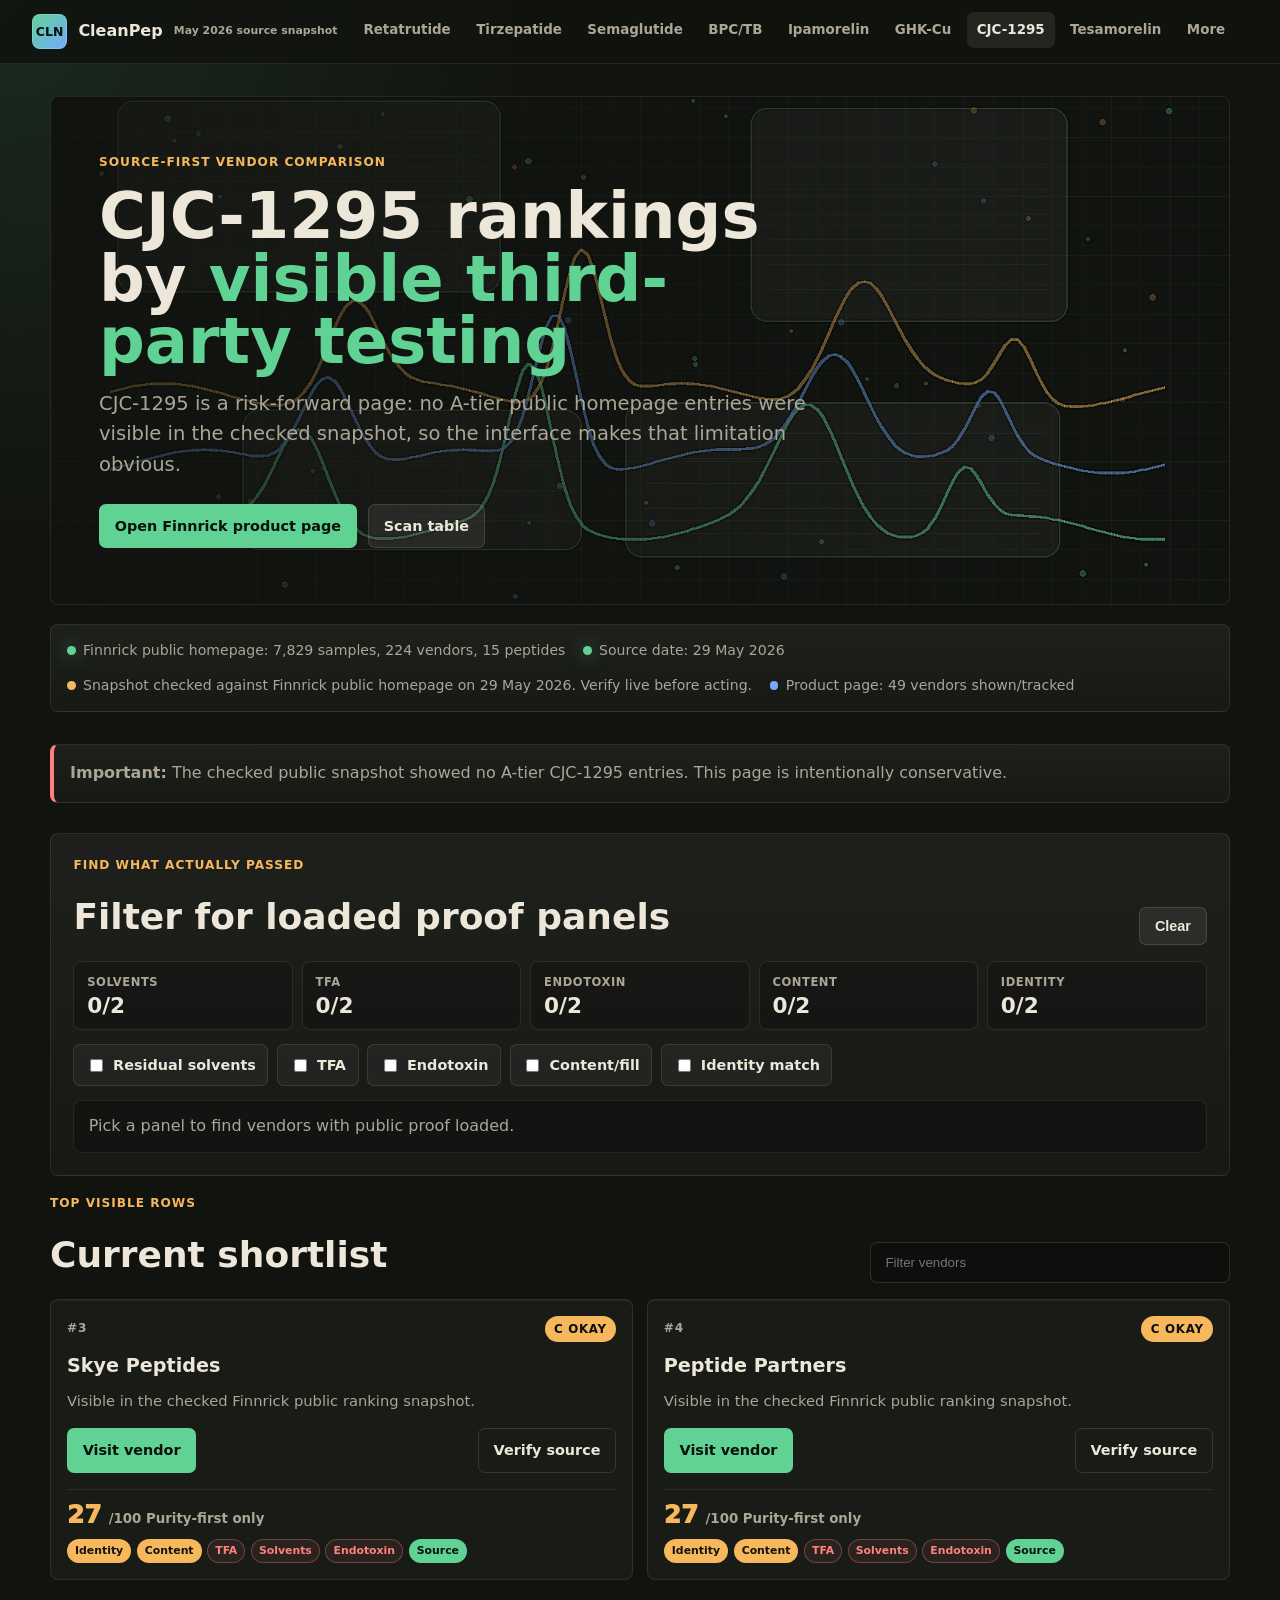
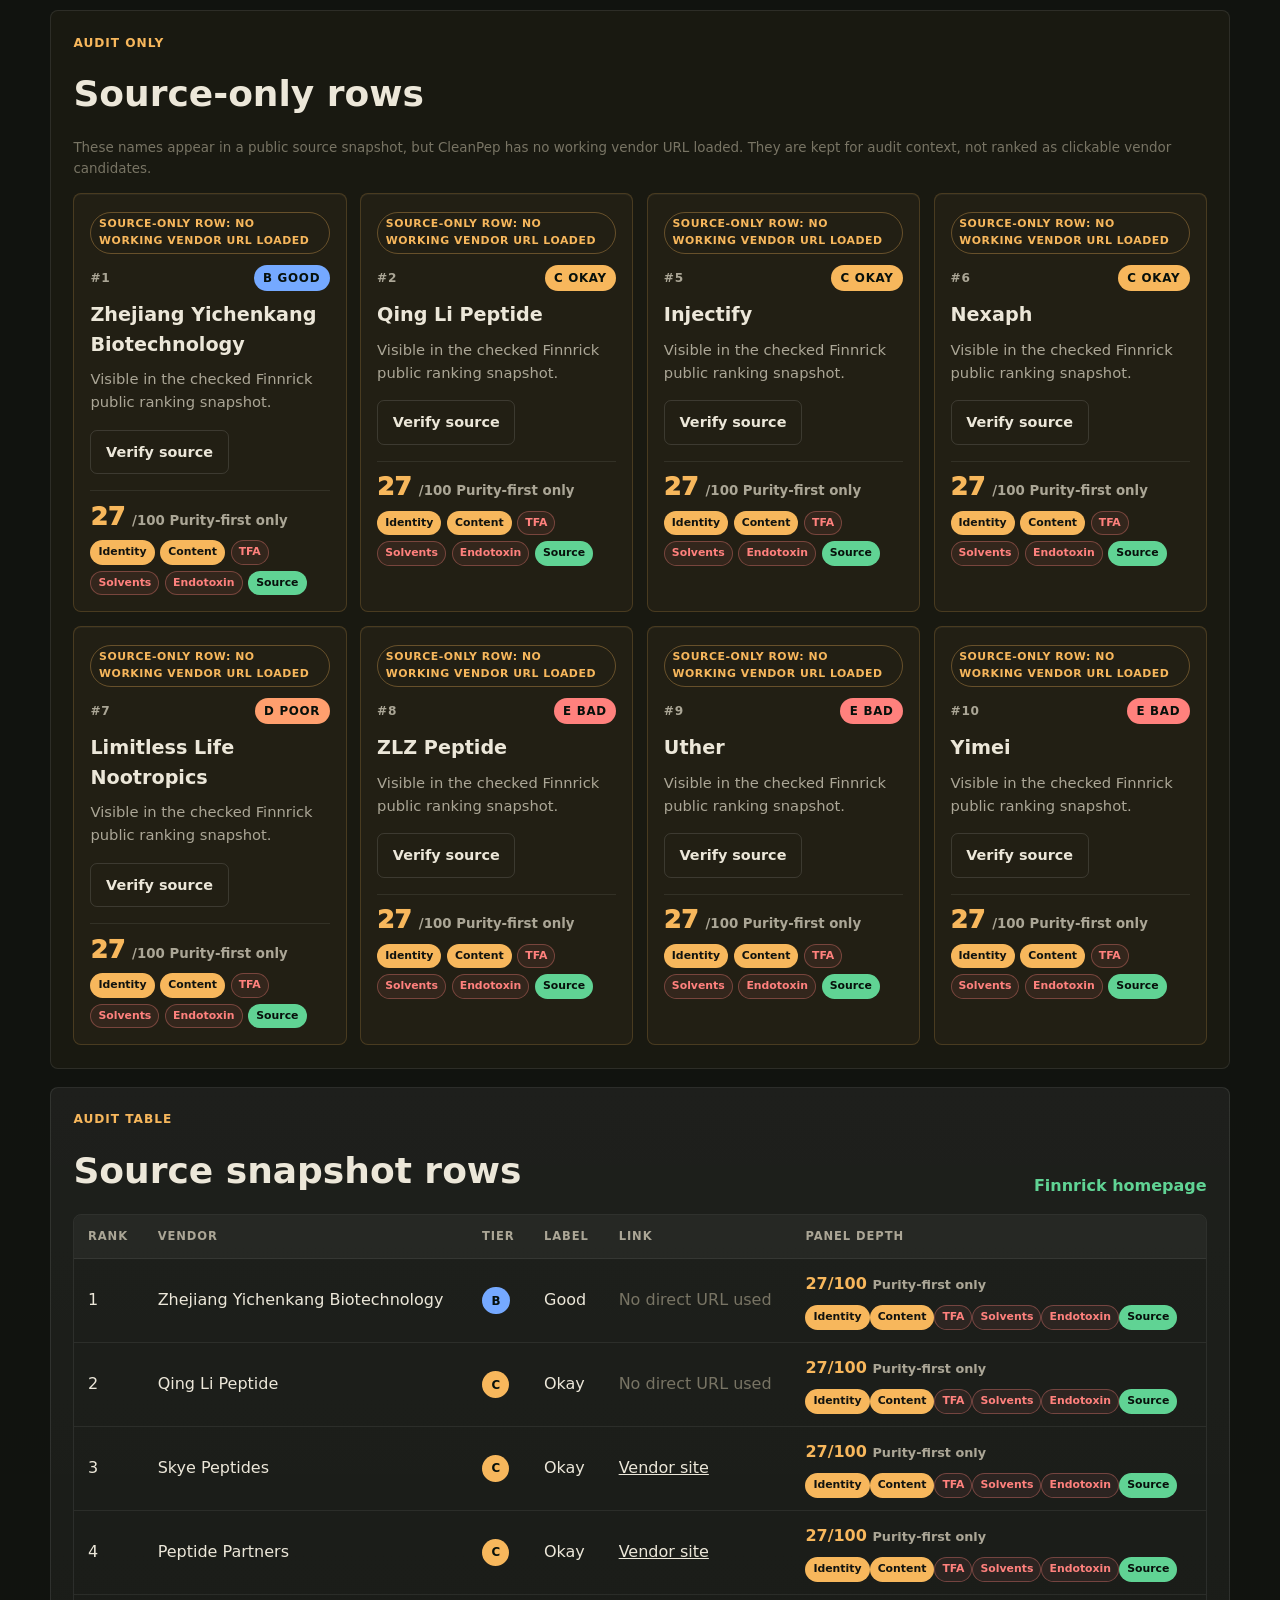
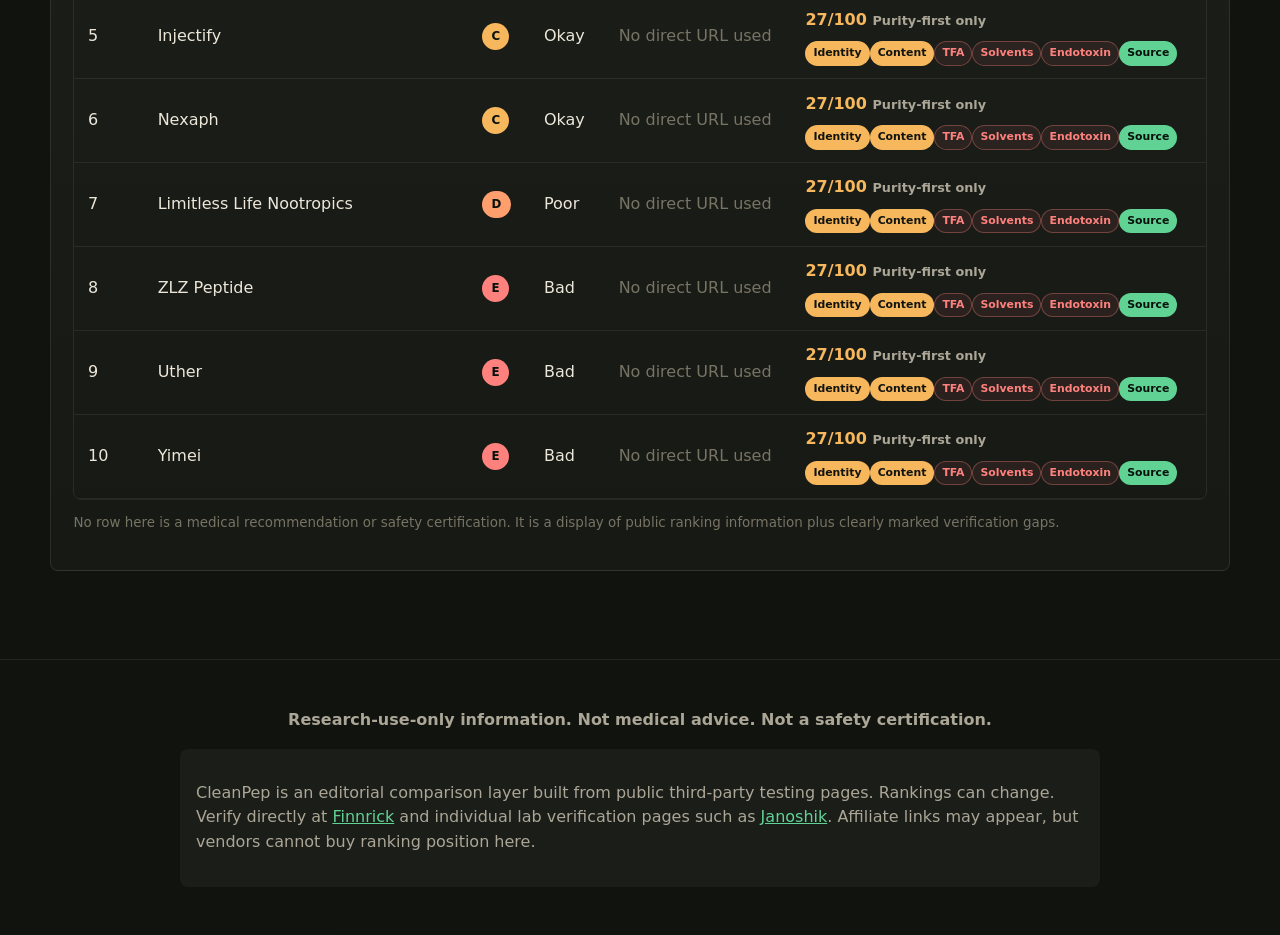
<file: src/cjc-1295.html>
<!DOCTYPE html>
<html lang="en">
<head>
<meta charset="UTF-8">
<meta name="viewport" content="width=device-width, initial-scale=1.0">
<title>CJC-1295 Cleanliness Scores - CleanPep</title>
<meta name="description" content="CJC-1295 is a risk-forward page: no A-tier public homepage entries were visible in the checked snapshot, so the interface makes that limitation obvious.">
<link rel="preload" as="image" href="assets/cleanpep-data-field.png">
<link rel="stylesheet" href="style.css">
<script src="script.js" defer></script>
</head>
<body>
<nav class="site-nav">
  <a href="index.html" class="brand" aria-label="CleanPep home"><span class="brand-mark">CLN</span><span>CleanPep</span><small>May 2026 source snapshot</small></a>
  <div class="nav-links"><a href="retatrutide.html">Retatrutide</a><a href="tirzepatide.html">Tirzepatide</a><a href="semaglutide.html">Semaglutide</a><a href="bpc157.html">BPC/TB</a><a href="ipamorelin.html">Ipamorelin</a><a href="ghk-cu.html">GHK-Cu</a><a href="cjc-1295.html" class="active">CJC-1295</a><a href="tesamorelin.html">Tesamorelin</a><a href="more-products.html">More</a><a href="all-products.html">All</a><a href="coa-guide.html">COA Guide</a><a href="about.html">About</a></div>
</nav>
<main class="container page-shell">
  <section class="hero compact" data-reveal>
    <div class="eyebrow">Source-first vendor comparison</div>
    <h1>CJC-1295 rankings by <em>visible third-party testing</em></h1>
    <p class="sub">CJC-1295 is a risk-forward page: no A-tier public homepage entries were visible in the checked snapshot, so the interface makes that limitation obvious.</p>
    <div class="hero-actions"><a class="btn btn-accent" href="https://www.finnrick.com/products/cjc-1295" target="_blank" rel="noopener">Open Finnrick product page</a><a class="btn btn-outline" href="#full-table">Scan table</a></div>
  </section>
  <div class="source-bar" data-reveal>
  <div class="src-item"><span class="src-dot live"></span> Finnrick public homepage: 7,829 samples, 224 vendors, 15 peptides</div>
  <div class="src-item"><span class="src-dot live"></span> Source date: 29 May 2026</div>
  <div class="src-item"><span class="src-dot caution"></span> Snapshot checked against Finnrick public homepage on 29 May 2026. Verify live before acting.</div>
  <div class="src-item"><span class="src-dot neutral"></span> Product page: 49 vendors shown/tracked</div>
</div>
  <div class="notice danger" data-reveal><strong>Important:</strong> The checked public snapshot showed no A-tier CJC-1295 entries. This page is intentionally conservative.</div>
  <section>
    <div class="section-heading"><div><p class="eyebrow">Top visible rows</p><h2>Current shortlist</h2></div><input class="filter-input" type="search" placeholder="Filter vendors" data-filter=".vendor-card, #full-table tbody tr"></div>
    <div class="featured-grid"><article class="vendor-card" data-reveal data-search="zhejiang yichenkang biotechnology b good">
  <div class="card-topline"><span>#1</span><span class="tier tier-b">B Good</span></div>
  <h3>Zhejiang Yichenkang Biotechnology</h3>
  <p>Visible in the checked Finnrick public ranking snapshot.</p>
  <div class="card-actions"><a class="card-btn" href="https://www.finnrick.com/vendors" target="_blank" rel="noopener">Verify source</a></div>
</article>
<article class="vendor-card" data-reveal data-search="qing li peptide c okay">
  <div class="card-topline"><span>#2</span><span class="tier tier-c">C Okay</span></div>
  <h3>Qing Li Peptide</h3>
  <p>Visible in the checked Finnrick public ranking snapshot.</p>
  <div class="card-actions"><a class="card-btn" href="https://www.finnrick.com/vendors" target="_blank" rel="noopener">Verify source</a></div>
</article>
<article class="vendor-card" data-reveal data-search="skye peptides c okay">
  <div class="card-topline"><span>#3</span><span class="tier tier-c">C Okay</span></div>
  <h3>Skye Peptides</h3>
  <p>Visible in the checked Finnrick public ranking snapshot.</p>
  <div class="card-actions"><a class="card-btn primary" href="https://skyepeptides.com" target="_blank" rel="noopener">Visit vendor</a><a class="card-btn" href="https://www.finnrick.com/vendors" target="_blank" rel="noopener">Verify source</a></div>
</article>
<article class="vendor-card" data-reveal data-search="peptide partners c okay">
  <div class="card-topline"><span>#4</span><span class="tier tier-c">C Okay</span></div>
  <h3>Peptide Partners</h3>
  <p>Visible in the checked Finnrick public ranking snapshot.</p>
  <div class="card-actions"><a class="card-btn primary" href="https://peptidepartners.co" target="_blank" rel="noopener">Visit vendor</a><a class="card-btn" href="https://www.finnrick.com/vendors" target="_blank" rel="noopener">Verify source</a></div>
</article>
<article class="vendor-card" data-reveal data-search="injectify c okay">
  <div class="card-topline"><span>#5</span><span class="tier tier-c">C Okay</span></div>
  <h3>Injectify</h3>
  <p>Visible in the checked Finnrick public ranking snapshot.</p>
  <div class="card-actions"><a class="card-btn" href="https://www.finnrick.com/vendors" target="_blank" rel="noopener">Verify source</a></div>
</article>
<article class="vendor-card" data-reveal data-search="nexaph c okay">
  <div class="card-topline"><span>#6</span><span class="tier tier-c">C Okay</span></div>
  <h3>Nexaph</h3>
  <p>Visible in the checked Finnrick public ranking snapshot.</p>
  <div class="card-actions"><a class="card-btn" href="https://www.finnrick.com/vendors" target="_blank" rel="noopener">Verify source</a></div>
</article>
<article class="vendor-card" data-reveal data-search="limitless life nootropics d poor">
  <div class="card-topline"><span>#7</span><span class="tier tier-d">D Poor</span></div>
  <h3>Limitless Life Nootropics</h3>
  <p>Visible in the checked Finnrick public ranking snapshot.</p>
  <div class="card-actions"><a class="card-btn" href="https://www.finnrick.com/vendors" target="_blank" rel="noopener">Verify source</a></div>
</article>
<article class="vendor-card" data-reveal data-search="zlz peptide e bad">
  <div class="card-topline"><span>#8</span><span class="tier tier-e">E Bad</span></div>
  <h3>ZLZ Peptide</h3>
  <p>Visible in the checked Finnrick public ranking snapshot.</p>
  <div class="card-actions"><a class="card-btn" href="https://www.finnrick.com/vendors" target="_blank" rel="noopener">Verify source</a></div>
</article>
<article class="vendor-card" data-reveal data-search="uther e bad">
  <div class="card-topline"><span>#9</span><span class="tier tier-e">E Bad</span></div>
  <h3>Uther</h3>
  <p>Visible in the checked Finnrick public ranking snapshot.</p>
  <div class="card-actions"><a class="card-btn" href="https://www.finnrick.com/vendors" target="_blank" rel="noopener">Verify source</a></div>
</article>
<article class="vendor-card" data-reveal data-search="yimei e bad">
  <div class="card-topline"><span>#10</span><span class="tier tier-e">E Bad</span></div>
  <h3>Yimei</h3>
  <p>Visible in the checked Finnrick public ranking snapshot.</p>
  <div class="card-actions"><a class="card-btn" href="https://www.finnrick.com/vendors" target="_blank" rel="noopener">Verify source</a></div>
</article></div>
  </section>
  <section id="full-table" class="data-section" data-reveal>
    <div class="section-heading"><div><p class="eyebrow">Audit table</p><h2>Source snapshot rows</h2></div><a class="text-link" href="https://www.finnrick.com/" target="_blank" rel="noopener">Finnrick homepage</a></div>
    <div class="table-wrap"><table><thead><tr><th>Rank</th><th>Vendor</th><th>Tier</th><th>Label</th><th>Link</th></tr></thead><tbody><tr data-search="zhejiang yichenkang biotechnology b good"><td>1</td><td>Zhejiang Yichenkang Biotechnology</td><td><span class="tier tier-b">B</span></td><td>Good</td><td><span class="muted">No direct URL used</span></td></tr><tr data-search="qing li peptide c okay"><td>2</td><td>Qing Li Peptide</td><td><span class="tier tier-c">C</span></td><td>Okay</td><td><span class="muted">No direct URL used</span></td></tr><tr data-search="skye peptides c okay"><td>3</td><td>Skye Peptides</td><td><span class="tier tier-c">C</span></td><td>Okay</td><td><a href="https://skyepeptides.com" target="_blank" rel="noopener">Vendor site</a></td></tr><tr data-search="peptide partners c okay"><td>4</td><td>Peptide Partners</td><td><span class="tier tier-c">C</span></td><td>Okay</td><td><a href="https://peptidepartners.co" target="_blank" rel="noopener">Vendor site</a></td></tr><tr data-search="injectify c okay"><td>5</td><td>Injectify</td><td><span class="tier tier-c">C</span></td><td>Okay</td><td><span class="muted">No direct URL used</span></td></tr><tr data-search="nexaph c okay"><td>6</td><td>Nexaph</td><td><span class="tier tier-c">C</span></td><td>Okay</td><td><span class="muted">No direct URL used</span></td></tr><tr data-search="limitless life nootropics d poor"><td>7</td><td>Limitless Life Nootropics</td><td><span class="tier tier-d">D</span></td><td>Poor</td><td><span class="muted">No direct URL used</span></td></tr><tr data-search="zlz peptide e bad"><td>8</td><td>ZLZ Peptide</td><td><span class="tier tier-e">E</span></td><td>Bad</td><td><span class="muted">No direct URL used</span></td></tr><tr data-search="uther e bad"><td>9</td><td>Uther</td><td><span class="tier tier-e">E</span></td><td>Bad</td><td><span class="muted">No direct URL used</span></td></tr><tr data-search="yimei e bad"><td>10</td><td>Yimei</td><td><span class="tier tier-e">E</span></td><td>Bad</td><td><span class="muted">No direct URL used</span></td></tr></tbody></table></div>
    <p class="fine-print">No row here is a medical recommendation or safety certification. It is a display of public ranking information plus clearly marked verification gaps.</p>
  </section>
</main>
<footer>
  <p><strong>Research-use-only information. Not medical advice. Not a safety certification.</strong></p>
  <div class="disclaimer-box">
    <p>CleanPep is an editorial comparison layer built from public third-party testing pages. Rankings can change. Verify directly at <a href="https://www.finnrick.com/" target="_blank" rel="noopener">Finnrick</a> and individual lab verification pages such as <a href="https://janoshik.com/verification" target="_blank" rel="noopener">Janoshik</a>. Affiliate links may appear, but vendors cannot buy ranking position here.</p>
  </div>
</footer>
</body>
</html>
</file>
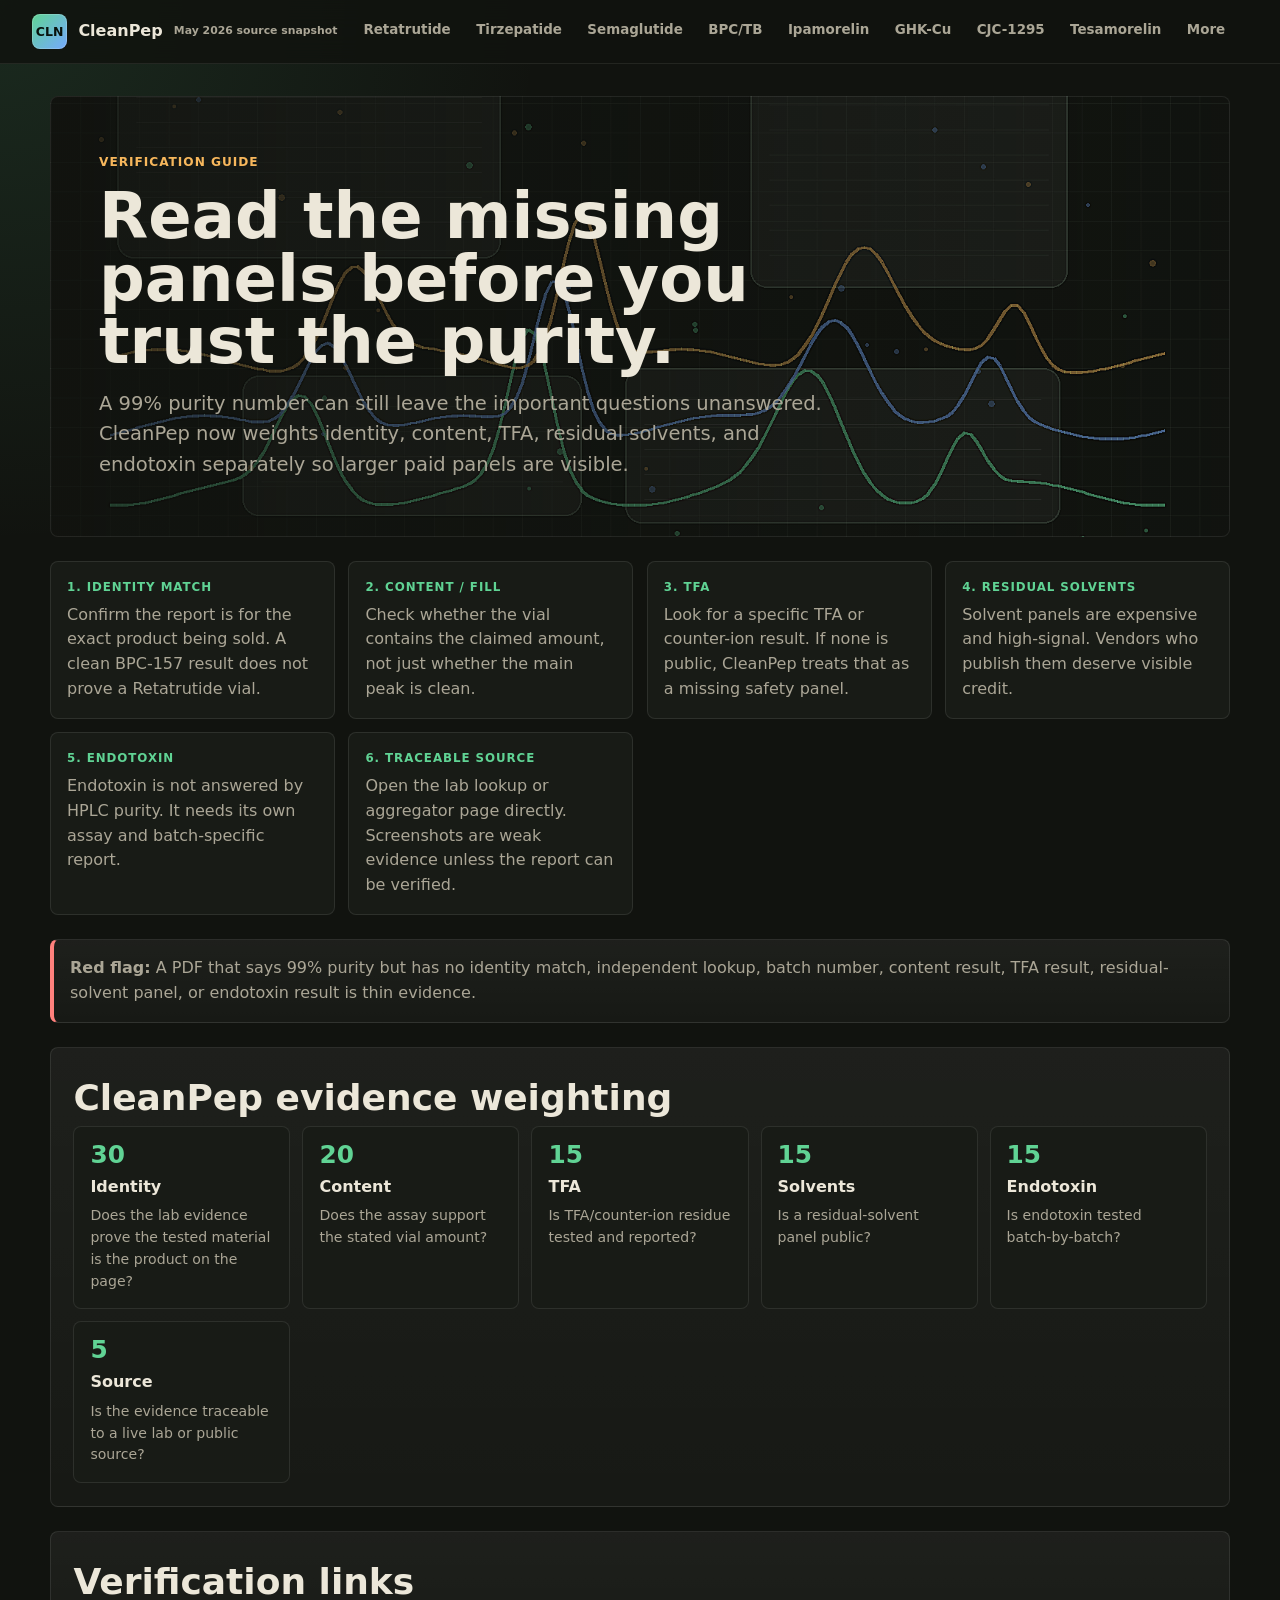
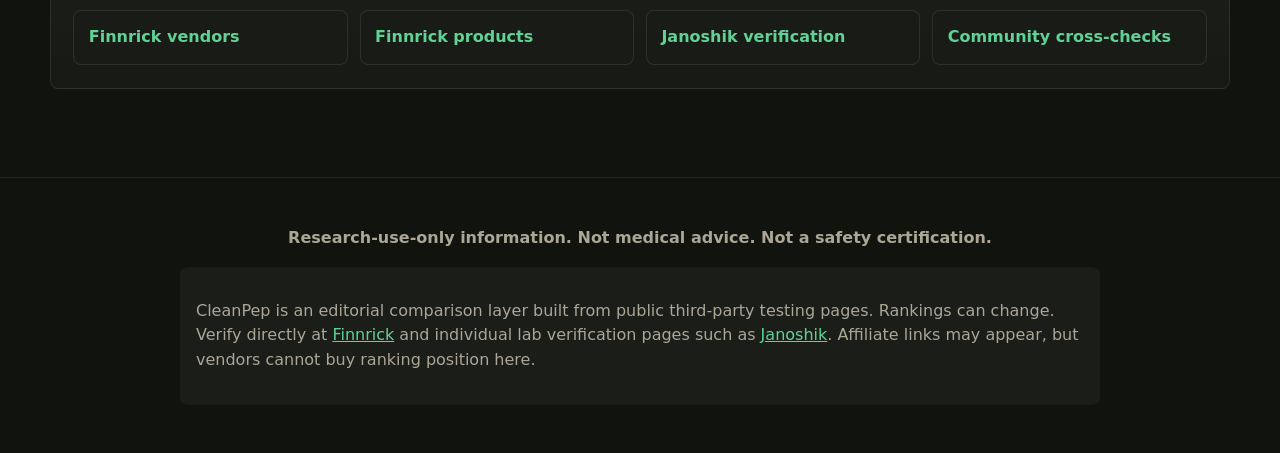
<file: src/coa-guide.html>
<!DOCTYPE html>
<html lang="en">
<head>
<meta charset="UTF-8">
<meta name="viewport" content="width=device-width, initial-scale=1.0">
<title>How to Read a Peptide COA - CleanPep</title>
<meta name="description" content="A conservative COA verification guide focused on identity, content, TFA, residual solvents, endotoxin, batch numbers, and third-party lab lookup.">
<link rel="preload" as="image" href="assets/cleanpep-data-field.png">
<link rel="stylesheet" href="style.css">
<script src="script.js" defer></script>
</head>
<body><nav class="site-nav">
  <a href="index.html" class="brand" aria-label="CleanPep home"><span class="brand-mark">CLN</span><span>CleanPep</span><small>May 2026 source snapshot</small></a>
  <div class="nav-links"><a href="retatrutide.html">Retatrutide</a><a href="tirzepatide.html">Tirzepatide</a><a href="semaglutide.html">Semaglutide</a><a href="bpc157.html">BPC/TB</a><a href="ipamorelin.html">Ipamorelin</a><a href="ghk-cu.html">GHK-Cu</a><a href="cjc-1295.html">CJC-1295</a><a href="tesamorelin.html">Tesamorelin</a><a href="more-products.html">More</a><a href="all-products.html">All</a><a href="coa-guide.html" class="active">COA Guide</a><a href="about.html">About</a></div>
</nav><main class="container page-shell"><section class="hero compact" data-reveal><div class="eyebrow">Verification guide</div><h1>Read the missing panels before you trust the purity.</h1><p class="sub">A 99% purity number can still leave the important questions unanswered. CleanPep now weights identity, content, TFA, residual solvents, and endotoxin separately so larger paid panels are visible.</p></section>
<section class="method-grid wide" data-reveal><div class="method-item"><div class="label">1. Identity match</div>Confirm the report is for the exact product being sold. A clean BPC-157 result does not prove a Retatrutide vial.</div><div class="method-item"><div class="label">2. Content / fill</div>Check whether the vial contains the claimed amount, not just whether the main peak is clean.</div><div class="method-item"><div class="label">3. TFA</div>Look for a specific TFA or counter-ion result. If none is public, CleanPep treats that as a missing safety panel.</div><div class="method-item"><div class="label">4. Residual solvents</div>Solvent panels are expensive and high-signal. Vendors who publish them deserve visible credit.</div><div class="method-item"><div class="label">5. Endotoxin</div>Endotoxin is not answered by HPLC purity. It needs its own assay and batch-specific report.</div><div class="method-item"><div class="label">6. Traceable source</div>Open the lab lookup or aggregator page directly. Screenshots are weak evidence unless the report can be verified.</div></section>
<div class="notice danger" data-reveal><strong>Red flag:</strong> A PDF that says 99% purity but has no identity match, independent lookup, batch number, content result, TFA result, residual-solvent panel, or endotoxin result is thin evidence.</div>
<section class="data-section" data-reveal><h2>CleanPep evidence weighting</h2><div class="score-grid"><div class="score-card"><b>30</b><span>Identity</span><p>Does the lab evidence prove the tested material is the product on the page?</p></div><div class="score-card"><b>20</b><span>Content</span><p>Does the assay support the stated vial amount?</p></div><div class="score-card"><b>15</b><span>TFA</span><p>Is TFA/counter-ion residue tested and reported?</p></div><div class="score-card"><b>15</b><span>Solvents</span><p>Is a residual-solvent panel public?</p></div><div class="score-card"><b>15</b><span>Endotoxin</span><p>Is endotoxin tested batch-by-batch?</p></div><div class="score-card"><b>5</b><span>Source</span><p>Is the evidence traceable to a live lab or public source?</p></div></div></section>
<section class="data-section" data-reveal><h2>Verification links</h2><div class="link-grid"><a href="https://www.finnrick.com/vendors" target="_blank" rel="noopener">Finnrick vendors</a><a href="https://www.finnrick.com/products" target="_blank" rel="noopener">Finnrick products</a><a href="https://janoshik.com/verification" target="_blank" rel="noopener">Janoshik verification</a><a href="https://www.reddit.com/r/saferpeptides" target="_blank" rel="noopener">Community cross-checks</a></div></section>
</main><footer>
  <p><strong>Research-use-only information. Not medical advice. Not a safety certification.</strong></p>
  <div class="disclaimer-box">
    <p>CleanPep is an editorial comparison layer built from public third-party testing pages. Rankings can change. Verify directly at <a href="https://www.finnrick.com/" target="_blank" rel="noopener">Finnrick</a> and individual lab verification pages such as <a href="https://janoshik.com/verification" target="_blank" rel="noopener">Janoshik</a>. Affiliate links may appear, but vendors cannot buy ranking position here.</p>
  </div>
</footer></body></html>
</file>
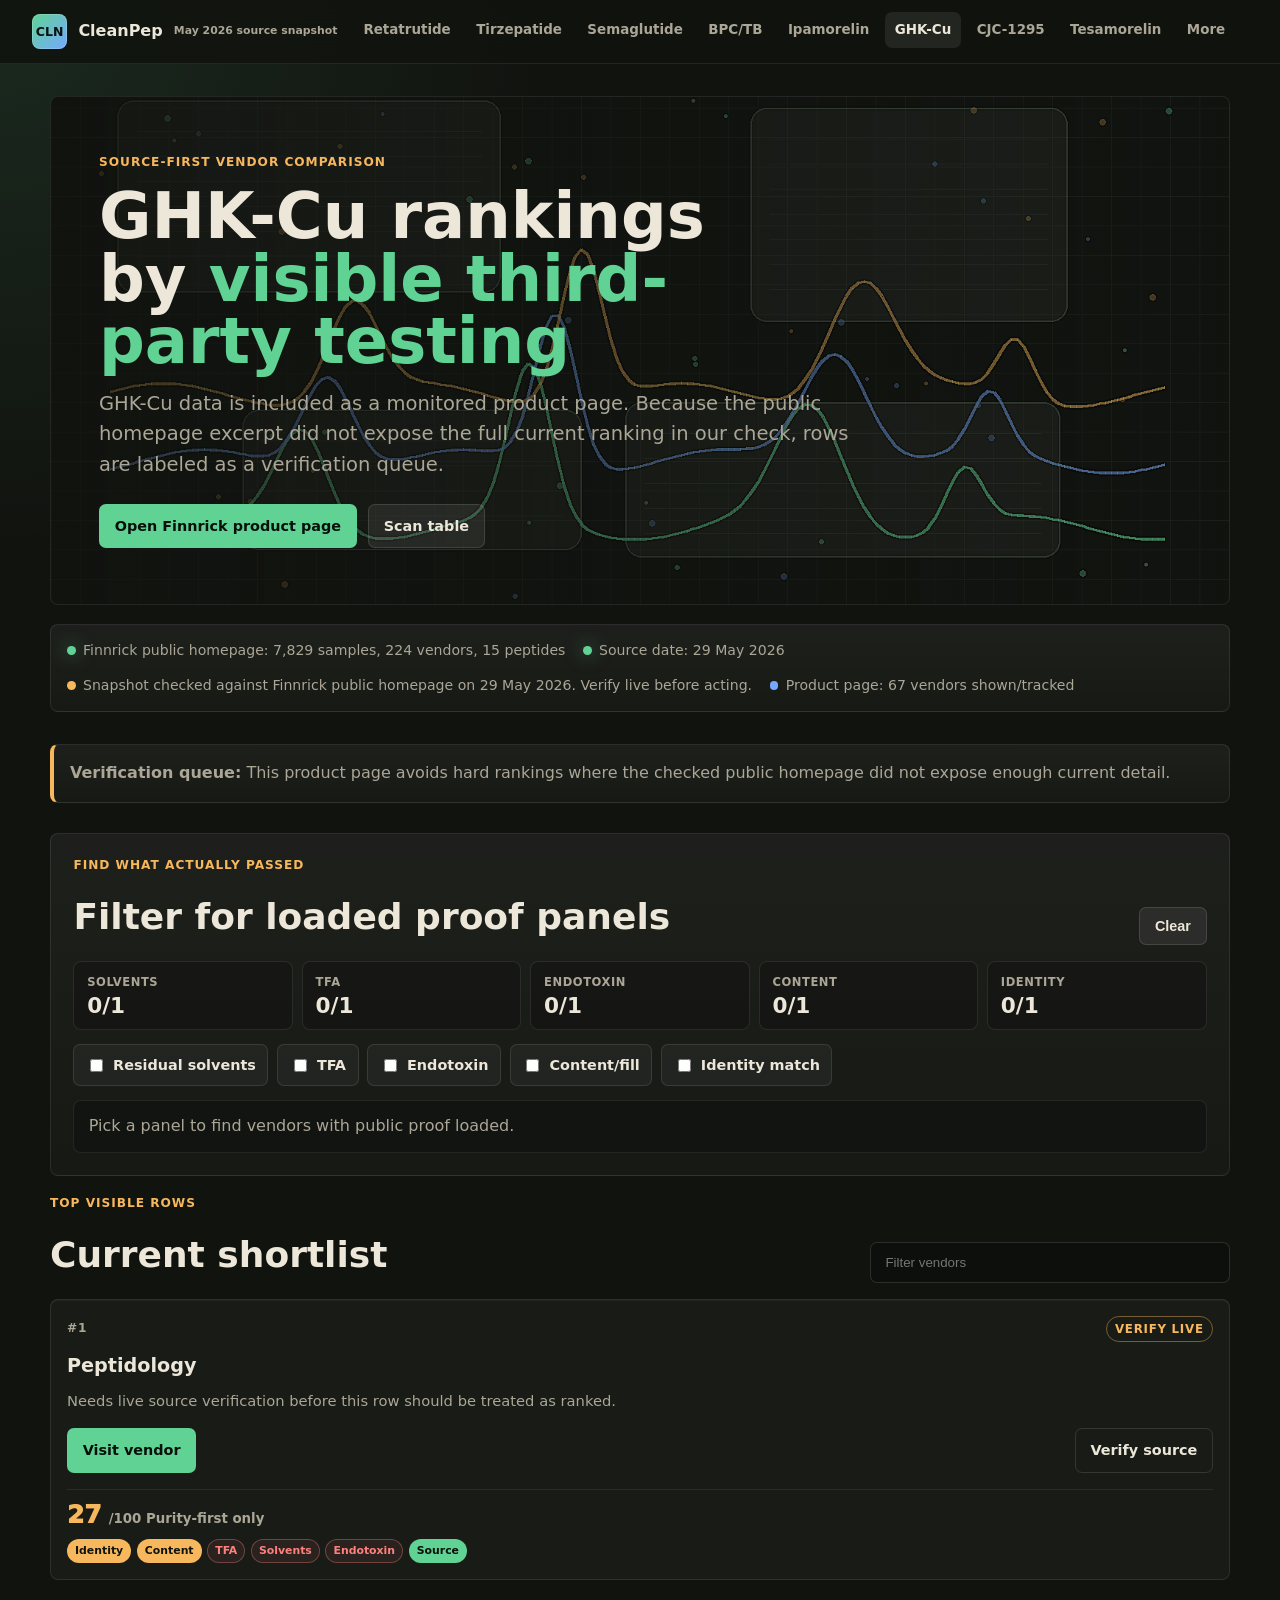
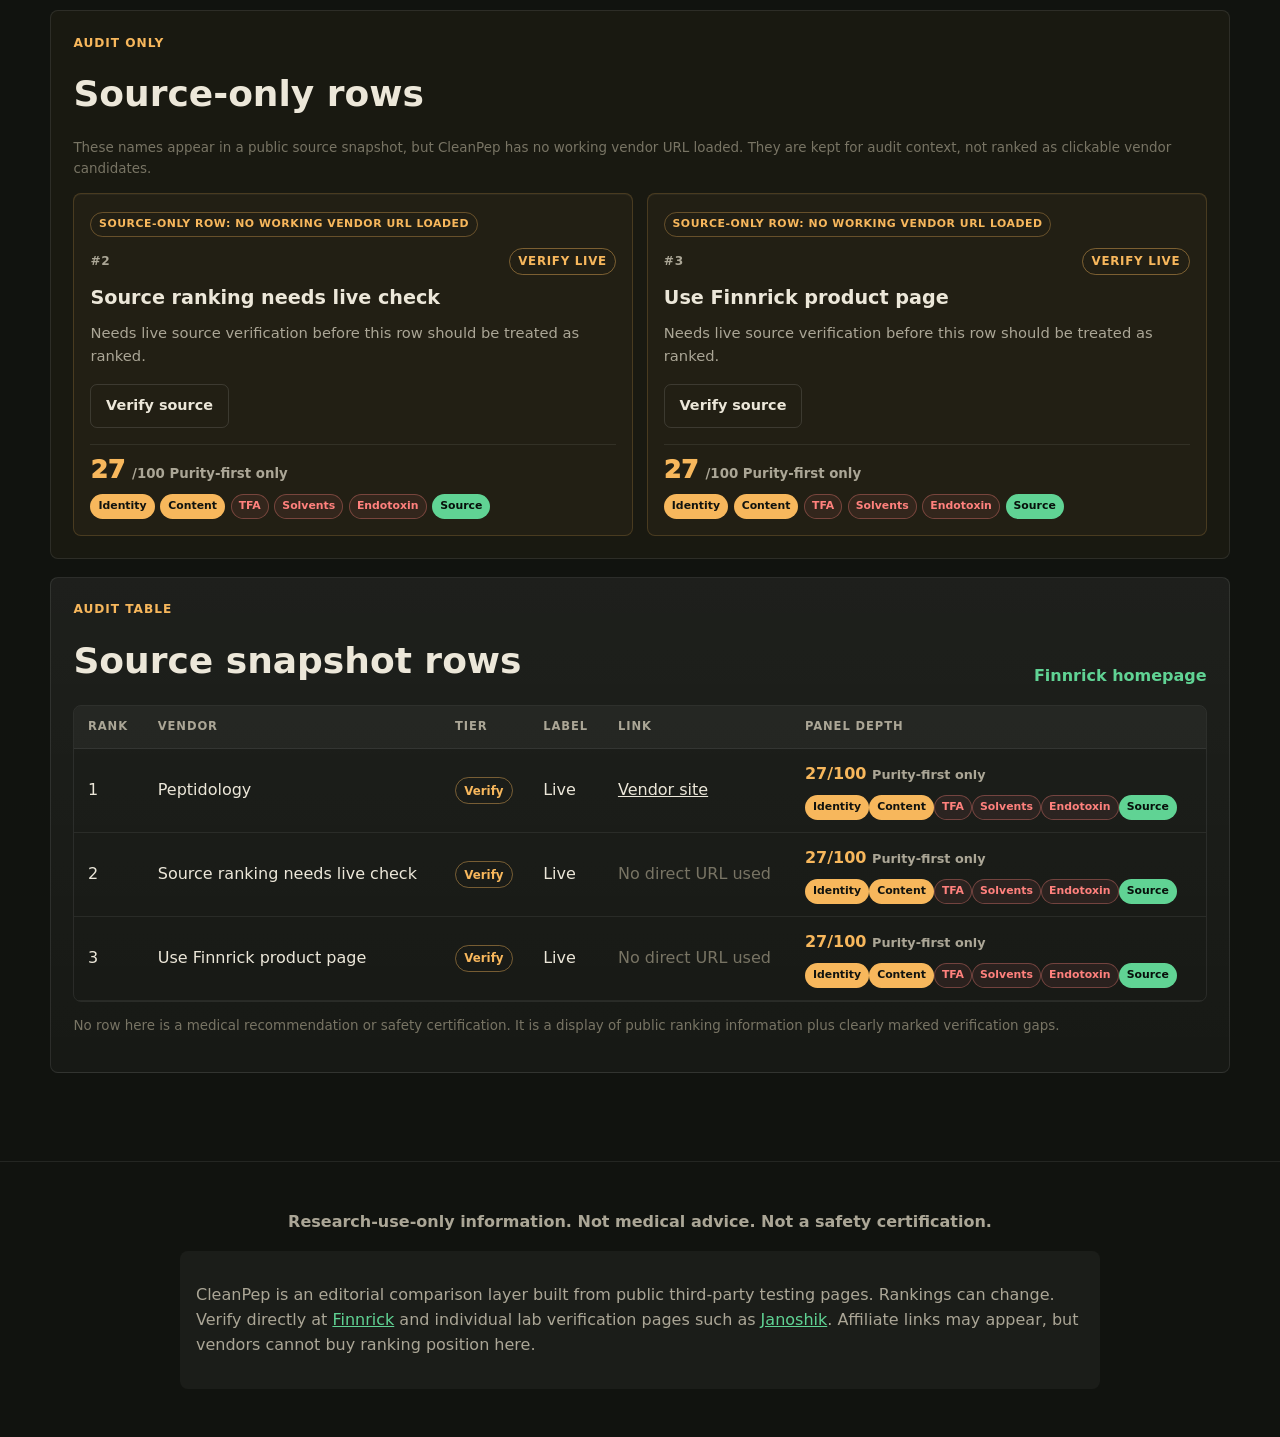
<file: src/ghk-cu.html>
<!DOCTYPE html>
<html lang="en">
<head>
<meta charset="UTF-8">
<meta name="viewport" content="width=device-width, initial-scale=1.0">
<title>GHK-Cu Cleanliness Scores - CleanPep</title>
<meta name="description" content="GHK-Cu data is included as a monitored product page. Because the public homepage excerpt did not expose the full current ranking in our check, rows are labeled as a verification queue.">
<link rel="preload" as="image" href="assets/cleanpep-data-field.png">
<link rel="stylesheet" href="style.css">
<script src="script.js" defer></script>
</head>
<body>
<nav class="site-nav">
  <a href="index.html" class="brand" aria-label="CleanPep home"><span class="brand-mark">CLN</span><span>CleanPep</span><small>May 2026 source snapshot</small></a>
  <div class="nav-links"><a href="retatrutide.html">Retatrutide</a><a href="tirzepatide.html">Tirzepatide</a><a href="semaglutide.html">Semaglutide</a><a href="bpc157.html">BPC/TB</a><a href="ipamorelin.html">Ipamorelin</a><a href="ghk-cu.html" class="active">GHK-Cu</a><a href="cjc-1295.html">CJC-1295</a><a href="tesamorelin.html">Tesamorelin</a><a href="more-products.html">More</a><a href="all-products.html">All</a><a href="coa-guide.html">COA Guide</a><a href="about.html">About</a></div>
</nav>
<main class="container page-shell">
  <section class="hero compact" data-reveal>
    <div class="eyebrow">Source-first vendor comparison</div>
    <h1>GHK-Cu rankings by <em>visible third-party testing</em></h1>
    <p class="sub">GHK-Cu data is included as a monitored product page. Because the public homepage excerpt did not expose the full current ranking in our check, rows are labeled as a verification queue.</p>
    <div class="hero-actions"><a class="btn btn-accent" href="https://www.finnrick.com/products/ghk-cu" target="_blank" rel="noopener">Open Finnrick product page</a><a class="btn btn-outline" href="#full-table">Scan table</a></div>
  </section>
  <div class="source-bar" data-reveal>
  <div class="src-item"><span class="src-dot live"></span> Finnrick public homepage: 7,829 samples, 224 vendors, 15 peptides</div>
  <div class="src-item"><span class="src-dot live"></span> Source date: 29 May 2026</div>
  <div class="src-item"><span class="src-dot caution"></span> Snapshot checked against Finnrick public homepage on 29 May 2026. Verify live before acting.</div>
  <div class="src-item"><span class="src-dot neutral"></span> Product page: 67 vendors shown/tracked</div>
</div>
  <div class="notice caution" data-reveal><strong>Verification queue:</strong> This product page avoids hard rankings where the checked public homepage did not expose enough current detail.</div>
  <section>
    <div class="section-heading"><div><p class="eyebrow">Top visible rows</p><h2>Current shortlist</h2></div><input class="filter-input" type="search" placeholder="Filter vendors" data-filter=".vendor-card, #full-table tbody tr"></div>
    <div class="featured-grid"><article class="vendor-card" data-reveal data-search="peptidology verify live">
  <div class="card-topline"><span>#1</span><span class="tier tier-v">Verify Live</span></div>
  <h3>Peptidology</h3>
  <p>Needs live source verification before this row should be treated as ranked.</p>
  <div class="card-actions"><a class="card-btn primary" href="https://peptidology.co" target="_blank" rel="noopener">Visit vendor</a><a class="card-btn" href="https://www.finnrick.com/vendors" target="_blank" rel="noopener">Verify source</a></div>
</article>
<article class="vendor-card" data-reveal data-search="source ranking needs live check verify live">
  <div class="card-topline"><span>#2</span><span class="tier tier-v">Verify Live</span></div>
  <h3>Source ranking needs live check</h3>
  <p>Needs live source verification before this row should be treated as ranked.</p>
  <div class="card-actions"><a class="card-btn" href="https://www.finnrick.com/vendors" target="_blank" rel="noopener">Verify source</a></div>
</article>
<article class="vendor-card" data-reveal data-search="use finnrick product page verify live">
  <div class="card-topline"><span>#3</span><span class="tier tier-v">Verify Live</span></div>
  <h3>Use Finnrick product page</h3>
  <p>Needs live source verification before this row should be treated as ranked.</p>
  <div class="card-actions"><a class="card-btn" href="https://www.finnrick.com/vendors" target="_blank" rel="noopener">Verify source</a></div>
</article></div>
  </section>
  <section id="full-table" class="data-section" data-reveal>
    <div class="section-heading"><div><p class="eyebrow">Audit table</p><h2>Source snapshot rows</h2></div><a class="text-link" href="https://www.finnrick.com/" target="_blank" rel="noopener">Finnrick homepage</a></div>
    <div class="table-wrap"><table><thead><tr><th>Rank</th><th>Vendor</th><th>Tier</th><th>Label</th><th>Link</th></tr></thead><tbody><tr data-search="peptidology verify live"><td>1</td><td>Peptidology</td><td><span class="tier tier-v">Verify</span></td><td>Live</td><td><a href="https://peptidology.co" target="_blank" rel="noopener">Vendor site</a></td></tr><tr data-search="source ranking needs live check verify live"><td>2</td><td>Source ranking needs live check</td><td><span class="tier tier-v">Verify</span></td><td>Live</td><td><span class="muted">No direct URL used</span></td></tr><tr data-search="use finnrick product page verify live"><td>3</td><td>Use Finnrick product page</td><td><span class="tier tier-v">Verify</span></td><td>Live</td><td><span class="muted">No direct URL used</span></td></tr></tbody></table></div>
    <p class="fine-print">No row here is a medical recommendation or safety certification. It is a display of public ranking information plus clearly marked verification gaps.</p>
  </section>
</main>
<footer>
  <p><strong>Research-use-only information. Not medical advice. Not a safety certification.</strong></p>
  <div class="disclaimer-box">
    <p>CleanPep is an editorial comparison layer built from public third-party testing pages. Rankings can change. Verify directly at <a href="https://www.finnrick.com/" target="_blank" rel="noopener">Finnrick</a> and individual lab verification pages such as <a href="https://janoshik.com/verification" target="_blank" rel="noopener">Janoshik</a>. Affiliate links may appear, but vendors cannot buy ranking position here.</p>
  </div>
</footer>
</body>
</html>
</file>
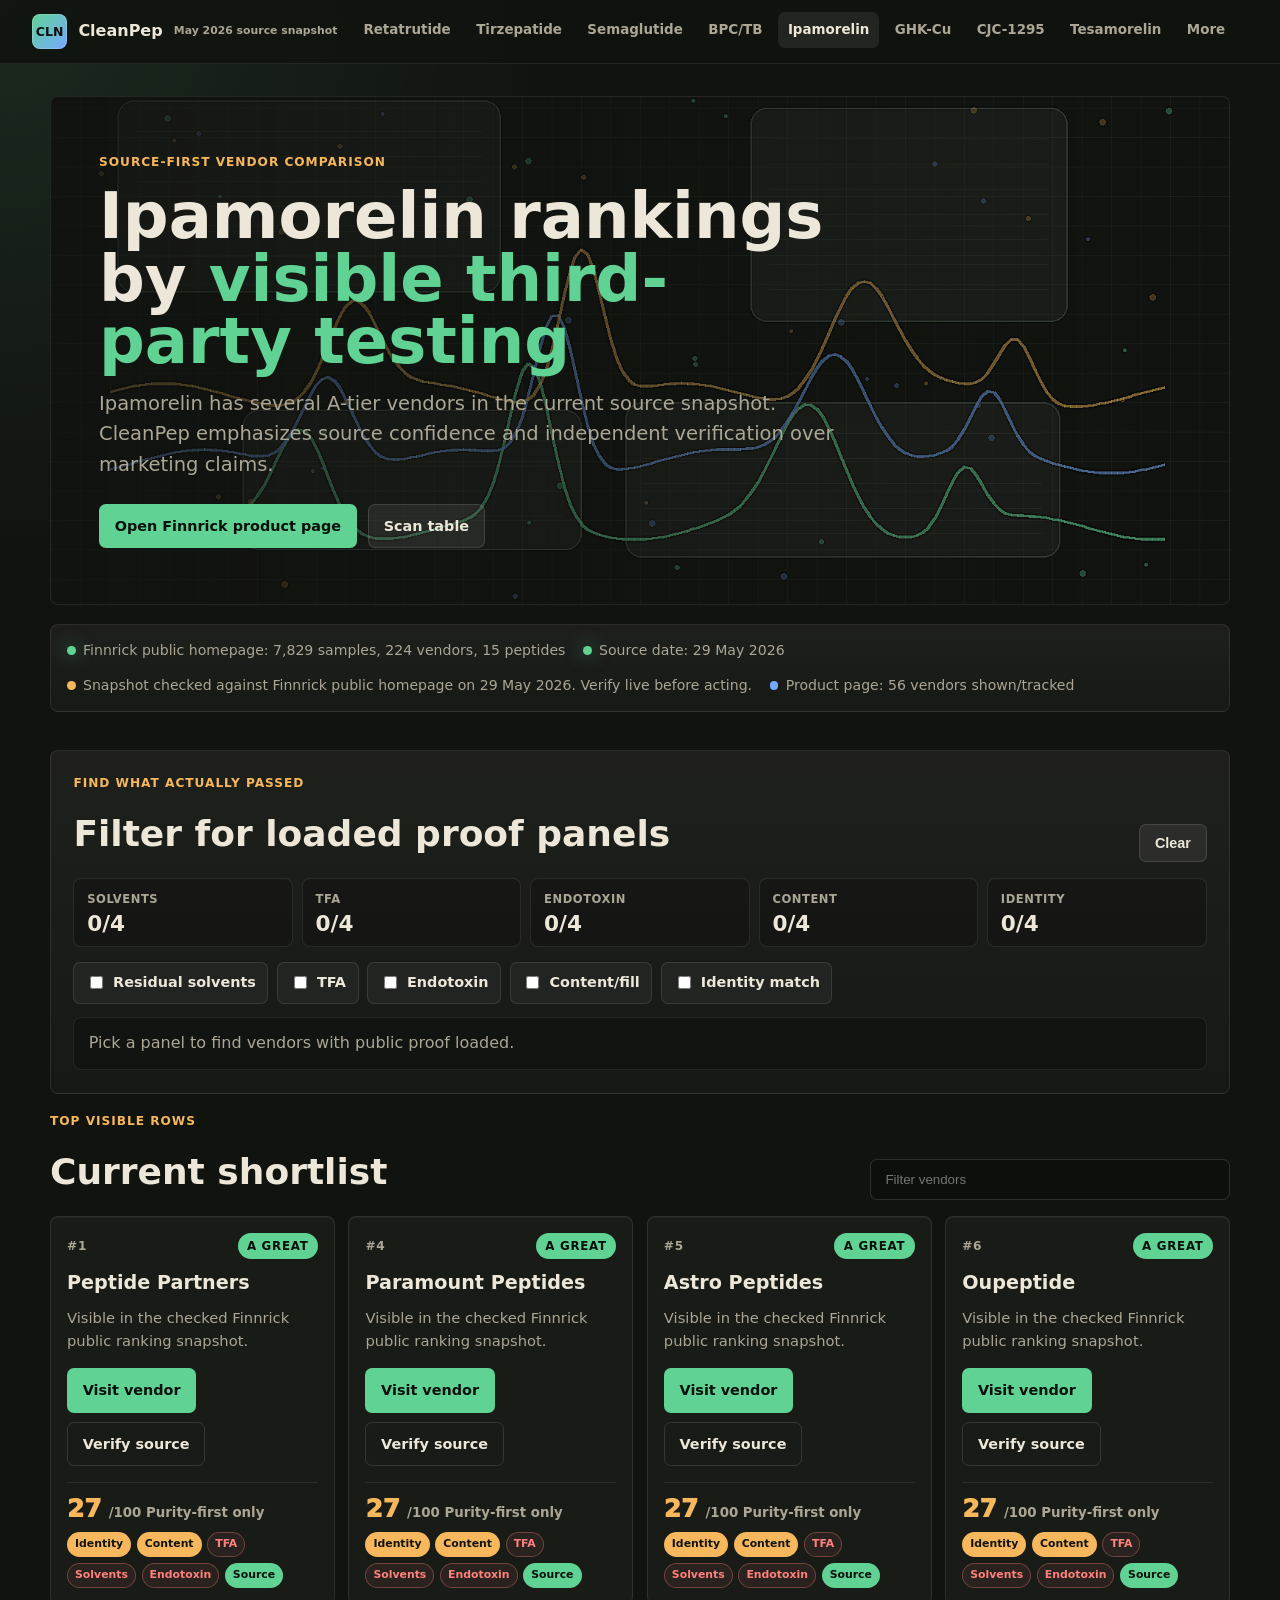
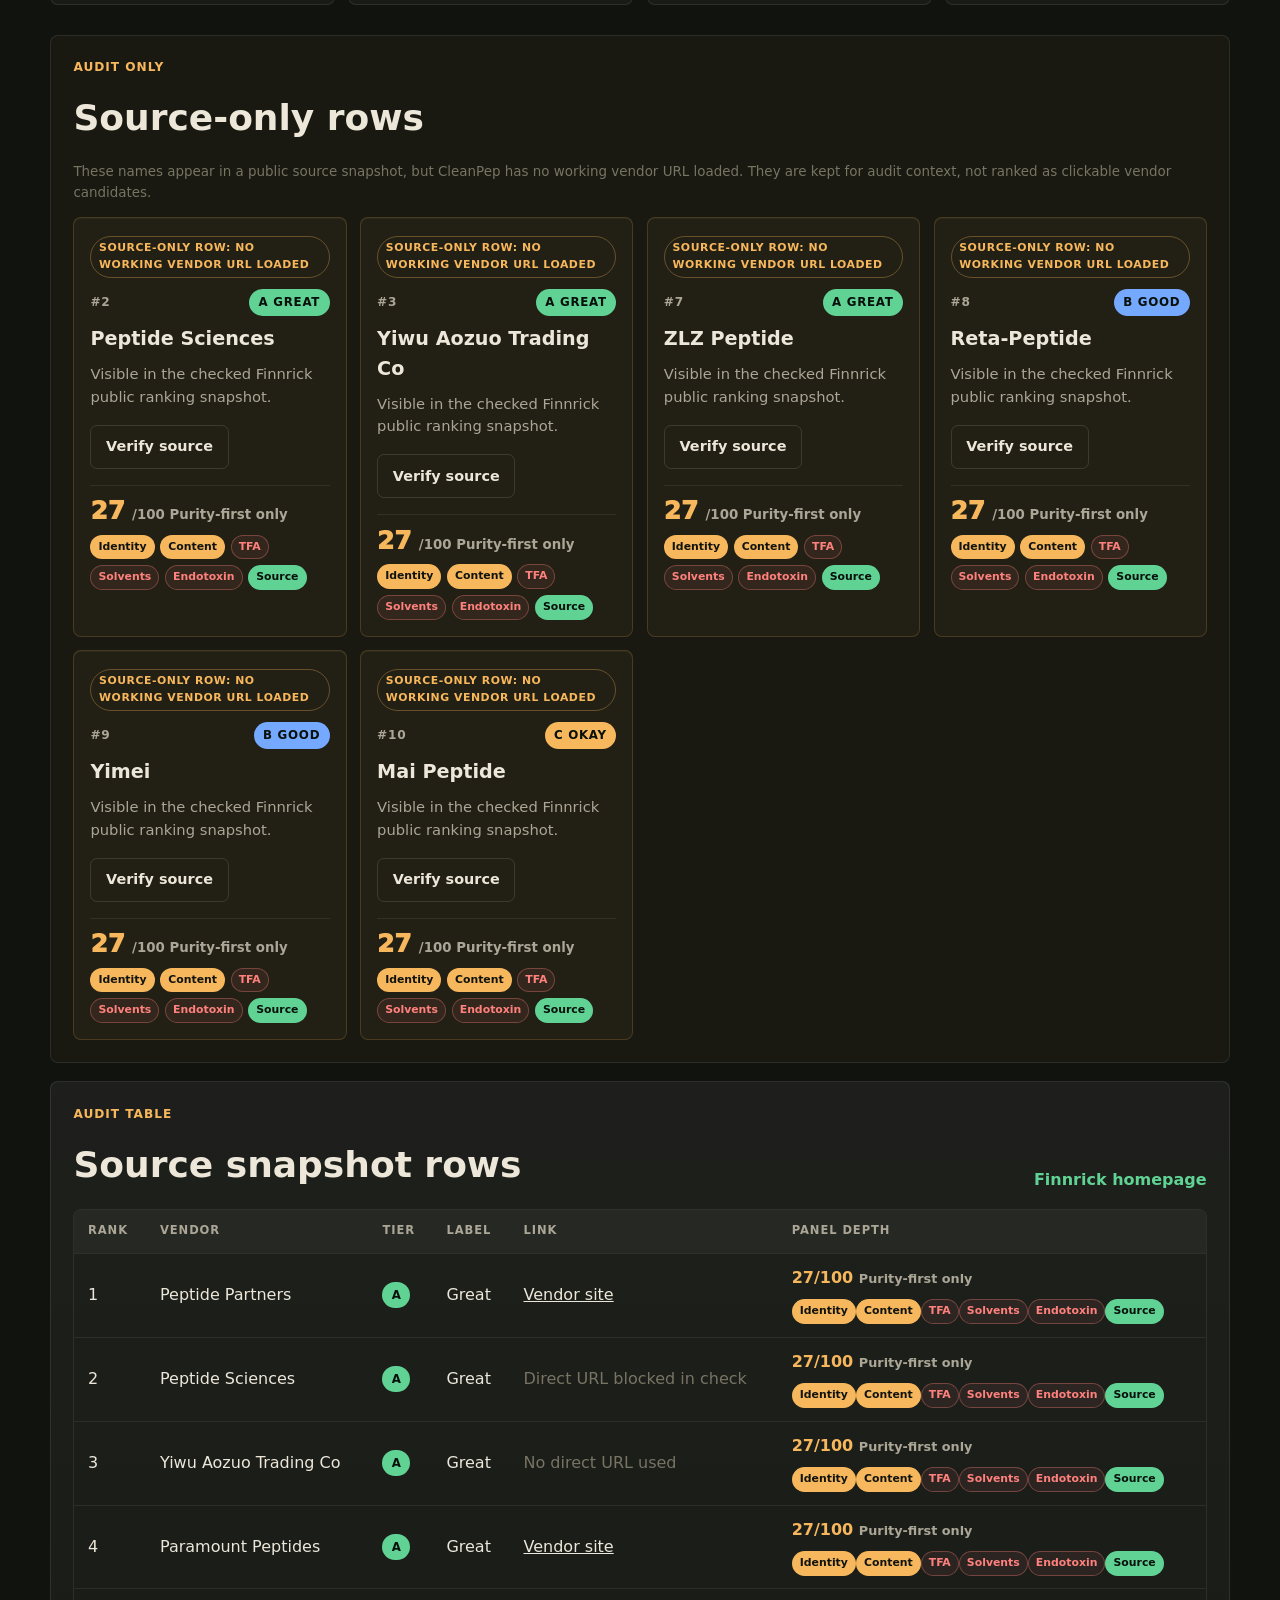
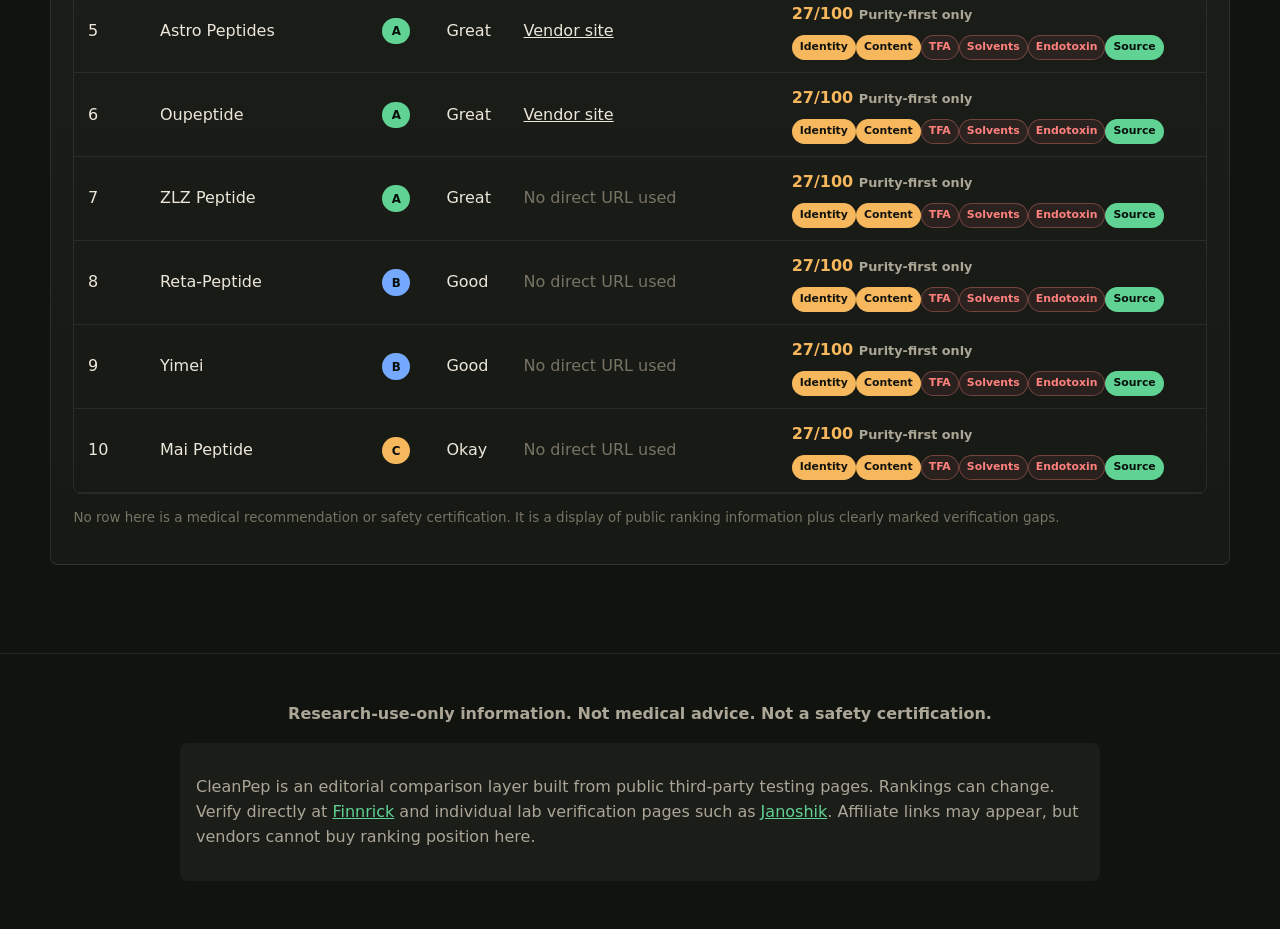
<file: src/ipamorelin.html>
<!DOCTYPE html>
<html lang="en">
<head>
<meta charset="UTF-8">
<meta name="viewport" content="width=device-width, initial-scale=1.0">
<title>Ipamorelin Cleanliness Scores - CleanPep</title>
<meta name="description" content="Ipamorelin has several A-tier vendors in the current source snapshot. CleanPep emphasizes source confidence and independent verification over marketing claims.">
<link rel="preload" as="image" href="assets/cleanpep-data-field.png">
<link rel="stylesheet" href="style.css">
<script src="script.js" defer></script>
</head>
<body>
<nav class="site-nav">
  <a href="index.html" class="brand" aria-label="CleanPep home"><span class="brand-mark">CLN</span><span>CleanPep</span><small>May 2026 source snapshot</small></a>
  <div class="nav-links"><a href="retatrutide.html">Retatrutide</a><a href="tirzepatide.html">Tirzepatide</a><a href="semaglutide.html">Semaglutide</a><a href="bpc157.html">BPC/TB</a><a href="ipamorelin.html" class="active">Ipamorelin</a><a href="ghk-cu.html">GHK-Cu</a><a href="cjc-1295.html">CJC-1295</a><a href="tesamorelin.html">Tesamorelin</a><a href="more-products.html">More</a><a href="all-products.html">All</a><a href="coa-guide.html">COA Guide</a><a href="about.html">About</a></div>
</nav>
<main class="container page-shell">
  <section class="hero compact" data-reveal>
    <div class="eyebrow">Source-first vendor comparison</div>
    <h1>Ipamorelin rankings by <em>visible third-party testing</em></h1>
    <p class="sub">Ipamorelin has several A-tier vendors in the current source snapshot. CleanPep emphasizes source confidence and independent verification over marketing claims.</p>
    <div class="hero-actions"><a class="btn btn-accent" href="https://www.finnrick.com/products/ipamorelin" target="_blank" rel="noopener">Open Finnrick product page</a><a class="btn btn-outline" href="#full-table">Scan table</a></div>
  </section>
  <div class="source-bar" data-reveal>
  <div class="src-item"><span class="src-dot live"></span> Finnrick public homepage: 7,829 samples, 224 vendors, 15 peptides</div>
  <div class="src-item"><span class="src-dot live"></span> Source date: 29 May 2026</div>
  <div class="src-item"><span class="src-dot caution"></span> Snapshot checked against Finnrick public homepage on 29 May 2026. Verify live before acting.</div>
  <div class="src-item"><span class="src-dot neutral"></span> Product page: 56 vendors shown/tracked</div>
</div>
  
  <section>
    <div class="section-heading"><div><p class="eyebrow">Top visible rows</p><h2>Current shortlist</h2></div><input class="filter-input" type="search" placeholder="Filter vendors" data-filter=".vendor-card, #full-table tbody tr"></div>
    <div class="featured-grid"><article class="vendor-card" data-reveal data-search="peptide partners a great">
  <div class="card-topline"><span>#1</span><span class="tier tier-a">A Great</span></div>
  <h3>Peptide Partners</h3>
  <p>Visible in the checked Finnrick public ranking snapshot.</p>
  <div class="card-actions"><a class="card-btn primary" href="https://peptidepartners.co" target="_blank" rel="noopener">Visit vendor</a><a class="card-btn" href="https://www.finnrick.com/vendors" target="_blank" rel="noopener">Verify source</a></div>
</article>
<article class="vendor-card" data-reveal data-search="peptide sciences a great">
  <div class="card-topline"><span>#2</span><span class="tier tier-a">A Great</span></div>
  <h3>Peptide Sciences</h3>
  <p>Visible in the checked Finnrick public ranking snapshot.</p>
  <div class="card-actions"><a class="card-btn" href="https://www.finnrick.com/vendors" target="_blank" rel="noopener">Verify source</a></div>
</article>
<article class="vendor-card" data-reveal data-search="yiwu aozuo trading co a great">
  <div class="card-topline"><span>#3</span><span class="tier tier-a">A Great</span></div>
  <h3>Yiwu Aozuo Trading Co</h3>
  <p>Visible in the checked Finnrick public ranking snapshot.</p>
  <div class="card-actions"><a class="card-btn" href="https://www.finnrick.com/vendors" target="_blank" rel="noopener">Verify source</a></div>
</article>
<article class="vendor-card" data-reveal data-search="paramount peptides a great">
  <div class="card-topline"><span>#4</span><span class="tier tier-a">A Great</span></div>
  <h3>Paramount Peptides</h3>
  <p>Visible in the checked Finnrick public ranking snapshot.</p>
  <div class="card-actions"><a class="card-btn primary" href="https://paramountpeptides.com" target="_blank" rel="noopener">Visit vendor</a><a class="card-btn" href="https://www.finnrick.com/vendors" target="_blank" rel="noopener">Verify source</a></div>
</article>
<article class="vendor-card" data-reveal data-search="astro peptides a great">
  <div class="card-topline"><span>#5</span><span class="tier tier-a">A Great</span></div>
  <h3>Astro Peptides</h3>
  <p>Visible in the checked Finnrick public ranking snapshot.</p>
  <div class="card-actions"><a class="card-btn primary" href="https://astropeptides.com" target="_blank" rel="noopener">Visit vendor</a><a class="card-btn" href="https://www.finnrick.com/vendors" target="_blank" rel="noopener">Verify source</a></div>
</article>
<article class="vendor-card" data-reveal data-search="oupeptide a great">
  <div class="card-topline"><span>#6</span><span class="tier tier-a">A Great</span></div>
  <h3>Oupeptide</h3>
  <p>Visible in the checked Finnrick public ranking snapshot.</p>
  <div class="card-actions"><a class="card-btn primary" href="https://oupeptide.com" target="_blank" rel="noopener">Visit vendor</a><a class="card-btn" href="https://www.finnrick.com/vendors" target="_blank" rel="noopener">Verify source</a></div>
</article>
<article class="vendor-card" data-reveal data-search="zlz peptide a great">
  <div class="card-topline"><span>#7</span><span class="tier tier-a">A Great</span></div>
  <h3>ZLZ Peptide</h3>
  <p>Visible in the checked Finnrick public ranking snapshot.</p>
  <div class="card-actions"><a class="card-btn" href="https://www.finnrick.com/vendors" target="_blank" rel="noopener">Verify source</a></div>
</article>
<article class="vendor-card" data-reveal data-search="reta-peptide b good">
  <div class="card-topline"><span>#8</span><span class="tier tier-b">B Good</span></div>
  <h3>Reta-Peptide</h3>
  <p>Visible in the checked Finnrick public ranking snapshot.</p>
  <div class="card-actions"><a class="card-btn" href="https://www.finnrick.com/vendors" target="_blank" rel="noopener">Verify source</a></div>
</article>
<article class="vendor-card" data-reveal data-search="yimei b good">
  <div class="card-topline"><span>#9</span><span class="tier tier-b">B Good</span></div>
  <h3>Yimei</h3>
  <p>Visible in the checked Finnrick public ranking snapshot.</p>
  <div class="card-actions"><a class="card-btn" href="https://www.finnrick.com/vendors" target="_blank" rel="noopener">Verify source</a></div>
</article>
<article class="vendor-card" data-reveal data-search="mai peptide c okay">
  <div class="card-topline"><span>#10</span><span class="tier tier-c">C Okay</span></div>
  <h3>Mai Peptide</h3>
  <p>Visible in the checked Finnrick public ranking snapshot.</p>
  <div class="card-actions"><a class="card-btn" href="https://www.finnrick.com/vendors" target="_blank" rel="noopener">Verify source</a></div>
</article></div>
  </section>
  <section id="full-table" class="data-section" data-reveal>
    <div class="section-heading"><div><p class="eyebrow">Audit table</p><h2>Source snapshot rows</h2></div><a class="text-link" href="https://www.finnrick.com/" target="_blank" rel="noopener">Finnrick homepage</a></div>
    <div class="table-wrap"><table><thead><tr><th>Rank</th><th>Vendor</th><th>Tier</th><th>Label</th><th>Link</th></tr></thead><tbody><tr data-search="peptide partners a great"><td>1</td><td>Peptide Partners</td><td><span class="tier tier-a">A</span></td><td>Great</td><td><a href="https://peptidepartners.co" target="_blank" rel="noopener">Vendor site</a></td></tr><tr data-search="peptide sciences a great"><td>2</td><td>Peptide Sciences</td><td><span class="tier tier-a">A</span></td><td>Great</td><td><span class="muted">Direct URL blocked in check</span></td></tr><tr data-search="yiwu aozuo trading co a great"><td>3</td><td>Yiwu Aozuo Trading Co</td><td><span class="tier tier-a">A</span></td><td>Great</td><td><span class="muted">No direct URL used</span></td></tr><tr data-search="paramount peptides a great"><td>4</td><td>Paramount Peptides</td><td><span class="tier tier-a">A</span></td><td>Great</td><td><a href="https://paramountpeptides.com" target="_blank" rel="noopener">Vendor site</a></td></tr><tr data-search="astro peptides a great"><td>5</td><td>Astro Peptides</td><td><span class="tier tier-a">A</span></td><td>Great</td><td><a href="https://astropeptides.com" target="_blank" rel="noopener">Vendor site</a></td></tr><tr data-search="oupeptide a great"><td>6</td><td>Oupeptide</td><td><span class="tier tier-a">A</span></td><td>Great</td><td><a href="https://oupeptide.com" target="_blank" rel="noopener">Vendor site</a></td></tr><tr data-search="zlz peptide a great"><td>7</td><td>ZLZ Peptide</td><td><span class="tier tier-a">A</span></td><td>Great</td><td><span class="muted">No direct URL used</span></td></tr><tr data-search="reta-peptide b good"><td>8</td><td>Reta-Peptide</td><td><span class="tier tier-b">B</span></td><td>Good</td><td><span class="muted">No direct URL used</span></td></tr><tr data-search="yimei b good"><td>9</td><td>Yimei</td><td><span class="tier tier-b">B</span></td><td>Good</td><td><span class="muted">No direct URL used</span></td></tr><tr data-search="mai peptide c okay"><td>10</td><td>Mai Peptide</td><td><span class="tier tier-c">C</span></td><td>Okay</td><td><span class="muted">No direct URL used</span></td></tr></tbody></table></div>
    <p class="fine-print">No row here is a medical recommendation or safety certification. It is a display of public ranking information plus clearly marked verification gaps.</p>
  </section>
</main>
<footer>
  <p><strong>Research-use-only information. Not medical advice. Not a safety certification.</strong></p>
  <div class="disclaimer-box">
    <p>CleanPep is an editorial comparison layer built from public third-party testing pages. Rankings can change. Verify directly at <a href="https://www.finnrick.com/" target="_blank" rel="noopener">Finnrick</a> and individual lab verification pages such as <a href="https://janoshik.com/verification" target="_blank" rel="noopener">Janoshik</a>. Affiliate links may appear, but vendors cannot buy ranking position here.</p>
  </div>
</footer>
</body>
</html>
</file>
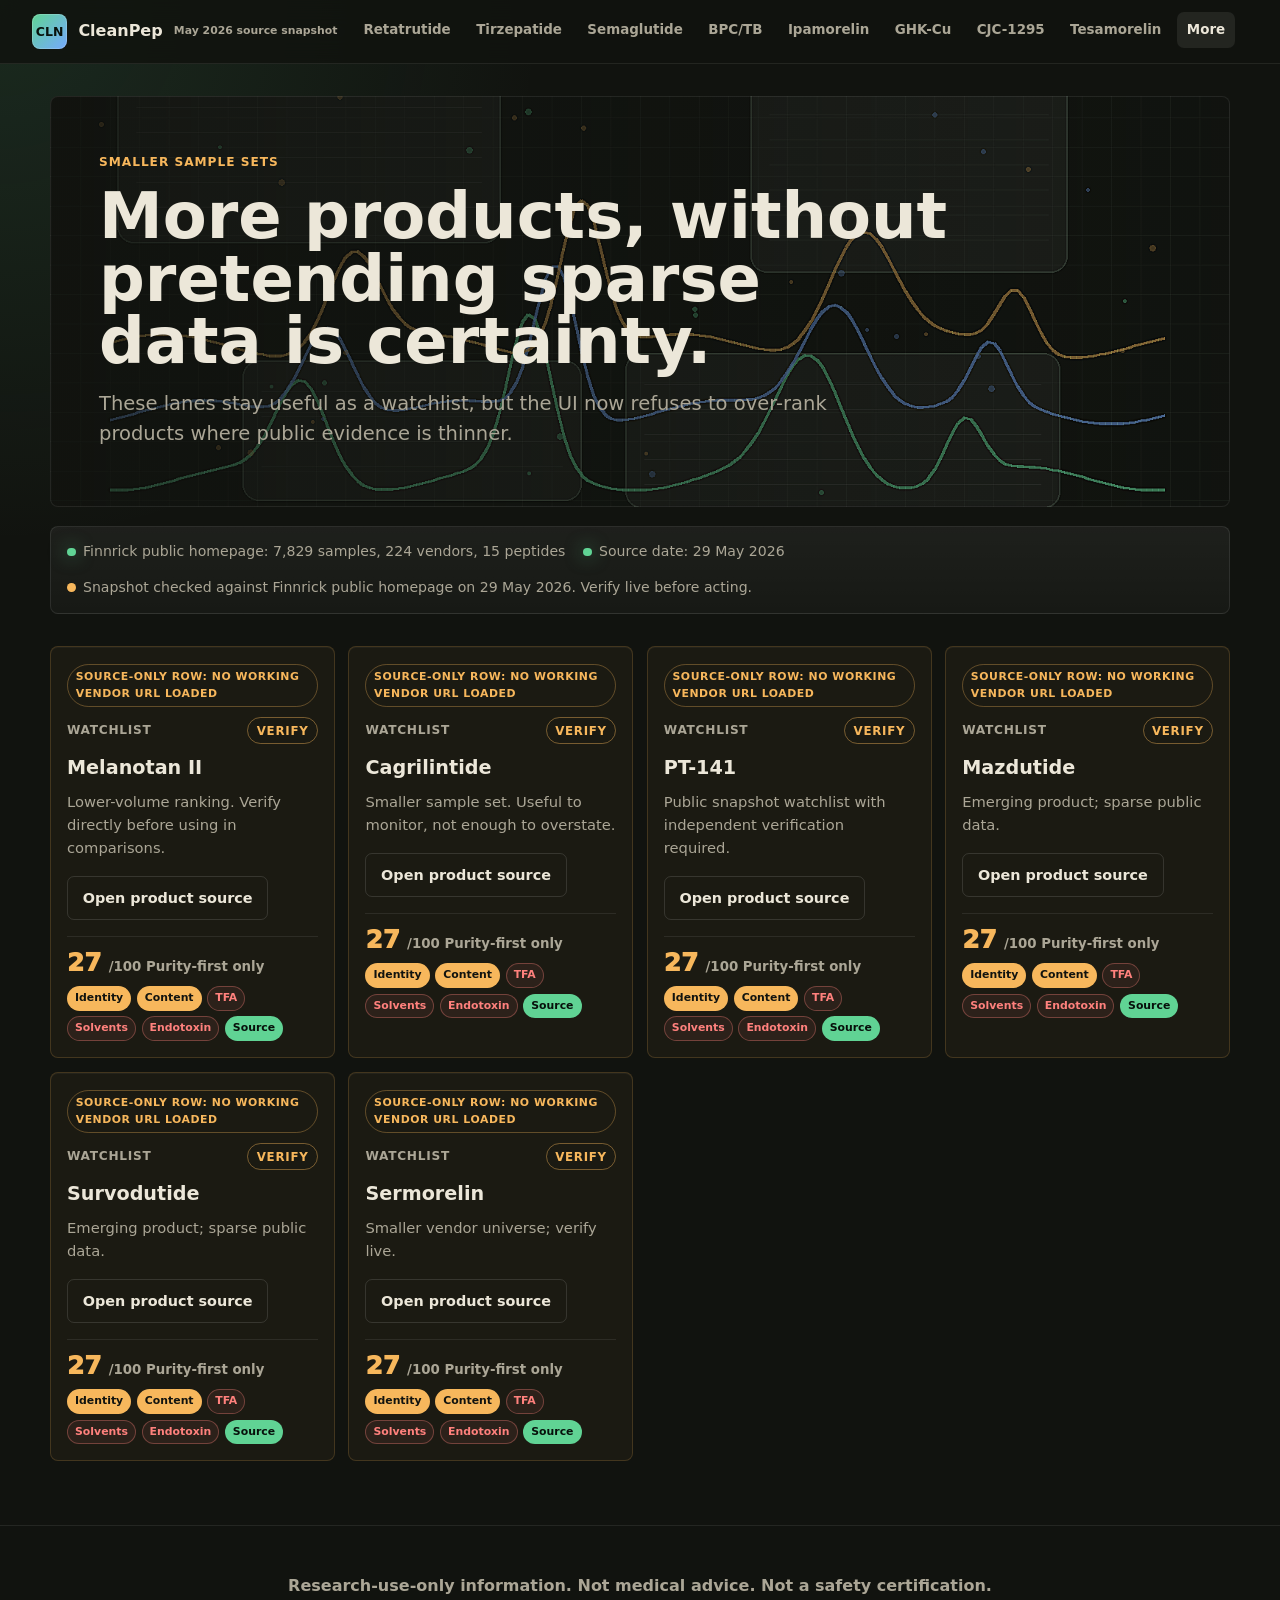
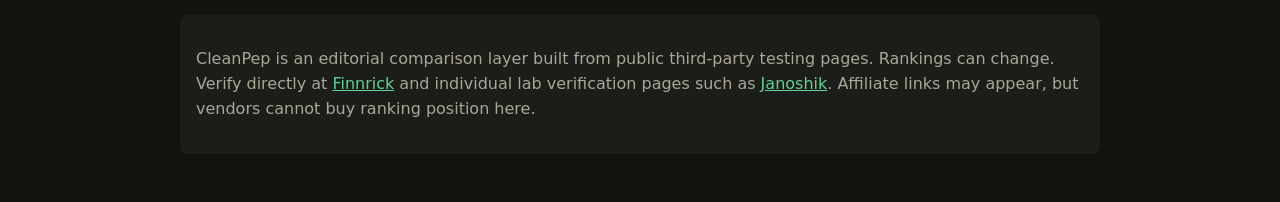
<file: src/more-products.html>
<!DOCTYPE html>
<html lang="en">
<head>
<meta charset="UTF-8">
<meta name="viewport" content="width=device-width, initial-scale=1.0">
<title>More Products - CleanPep</title>
<meta name="description" content="Smaller CleanPep product watchlist with live verification links.">
<link rel="preload" as="image" href="assets/cleanpep-data-field.png">
<link rel="stylesheet" href="style.css">
<script src="script.js" defer></script>
</head>
<body><nav class="site-nav">
  <a href="index.html" class="brand" aria-label="CleanPep home"><span class="brand-mark">CLN</span><span>CleanPep</span><small>May 2026 source snapshot</small></a>
  <div class="nav-links"><a href="retatrutide.html">Retatrutide</a><a href="tirzepatide.html">Tirzepatide</a><a href="semaglutide.html">Semaglutide</a><a href="bpc157.html">BPC/TB</a><a href="ipamorelin.html">Ipamorelin</a><a href="ghk-cu.html">GHK-Cu</a><a href="cjc-1295.html">CJC-1295</a><a href="tesamorelin.html">Tesamorelin</a><a href="more-products.html" class="active">More</a><a href="all-products.html">All</a><a href="coa-guide.html">COA Guide</a><a href="about.html">About</a></div>
</nav><main class="container page-shell"><section class="hero compact" data-reveal><div class="eyebrow">Smaller sample sets</div><h1>More products, without pretending sparse data is certainty.</h1><p class="sub">These lanes stay useful as a watchlist, but the UI now refuses to over-rank products where public evidence is thinner.</p></section><div class="source-bar" data-reveal>
  <div class="src-item"><span class="src-dot live"></span> Finnrick public homepage: 7,829 samples, 224 vendors, 15 peptides</div>
  <div class="src-item"><span class="src-dot live"></span> Source date: 29 May 2026</div>
  <div class="src-item"><span class="src-dot caution"></span> Snapshot checked against Finnrick public homepage on 29 May 2026. Verify live before acting.</div>
  
</div><section class="featured-grid"><article id="melanotan" class="vendor-card" data-reveal><div class="card-topline"><span>Watchlist</span><span class="tier tier-v">Verify</span></div><h3>Melanotan II</h3><p>Lower-volume ranking. Verify directly before using in comparisons.</p><div class="card-actions"><a class="card-btn" href="https://www.finnrick.com/products" target="_blank" rel="noopener">Open product source</a></div></article><article id="cagrilintide" class="vendor-card" data-reveal><div class="card-topline"><span>Watchlist</span><span class="tier tier-v">Verify</span></div><h3>Cagrilintide</h3><p>Smaller sample set. Useful to monitor, not enough to overstate.</p><div class="card-actions"><a class="card-btn" href="https://www.finnrick.com/products" target="_blank" rel="noopener">Open product source</a></div></article><article id="pt141" class="vendor-card" data-reveal><div class="card-topline"><span>Watchlist</span><span class="tier tier-v">Verify</span></div><h3>PT-141</h3><p>Public snapshot watchlist with independent verification required.</p><div class="card-actions"><a class="card-btn" href="https://www.finnrick.com/products" target="_blank" rel="noopener">Open product source</a></div></article><article id="mazdutide" class="vendor-card" data-reveal><div class="card-topline"><span>Watchlist</span><span class="tier tier-v">Verify</span></div><h3>Mazdutide</h3><p>Emerging product; sparse public data.</p><div class="card-actions"><a class="card-btn" href="https://www.finnrick.com/products" target="_blank" rel="noopener">Open product source</a></div></article><article id="survodutide" class="vendor-card" data-reveal><div class="card-topline"><span>Watchlist</span><span class="tier tier-v">Verify</span></div><h3>Survodutide</h3><p>Emerging product; sparse public data.</p><div class="card-actions"><a class="card-btn" href="https://www.finnrick.com/products" target="_blank" rel="noopener">Open product source</a></div></article><article id="sermorelin" class="vendor-card" data-reveal><div class="card-topline"><span>Watchlist</span><span class="tier tier-v">Verify</span></div><h3>Sermorelin</h3><p>Smaller vendor universe; verify live.</p><div class="card-actions"><a class="card-btn" href="https://www.finnrick.com/products" target="_blank" rel="noopener">Open product source</a></div></article></section></main><footer>
  <p><strong>Research-use-only information. Not medical advice. Not a safety certification.</strong></p>
  <div class="disclaimer-box">
    <p>CleanPep is an editorial comparison layer built from public third-party testing pages. Rankings can change. Verify directly at <a href="https://www.finnrick.com/" target="_blank" rel="noopener">Finnrick</a> and individual lab verification pages such as <a href="https://janoshik.com/verification" target="_blank" rel="noopener">Janoshik</a>. Affiliate links may appear, but vendors cannot buy ranking position here.</p>
  </div>
</footer></body></html>
</file>
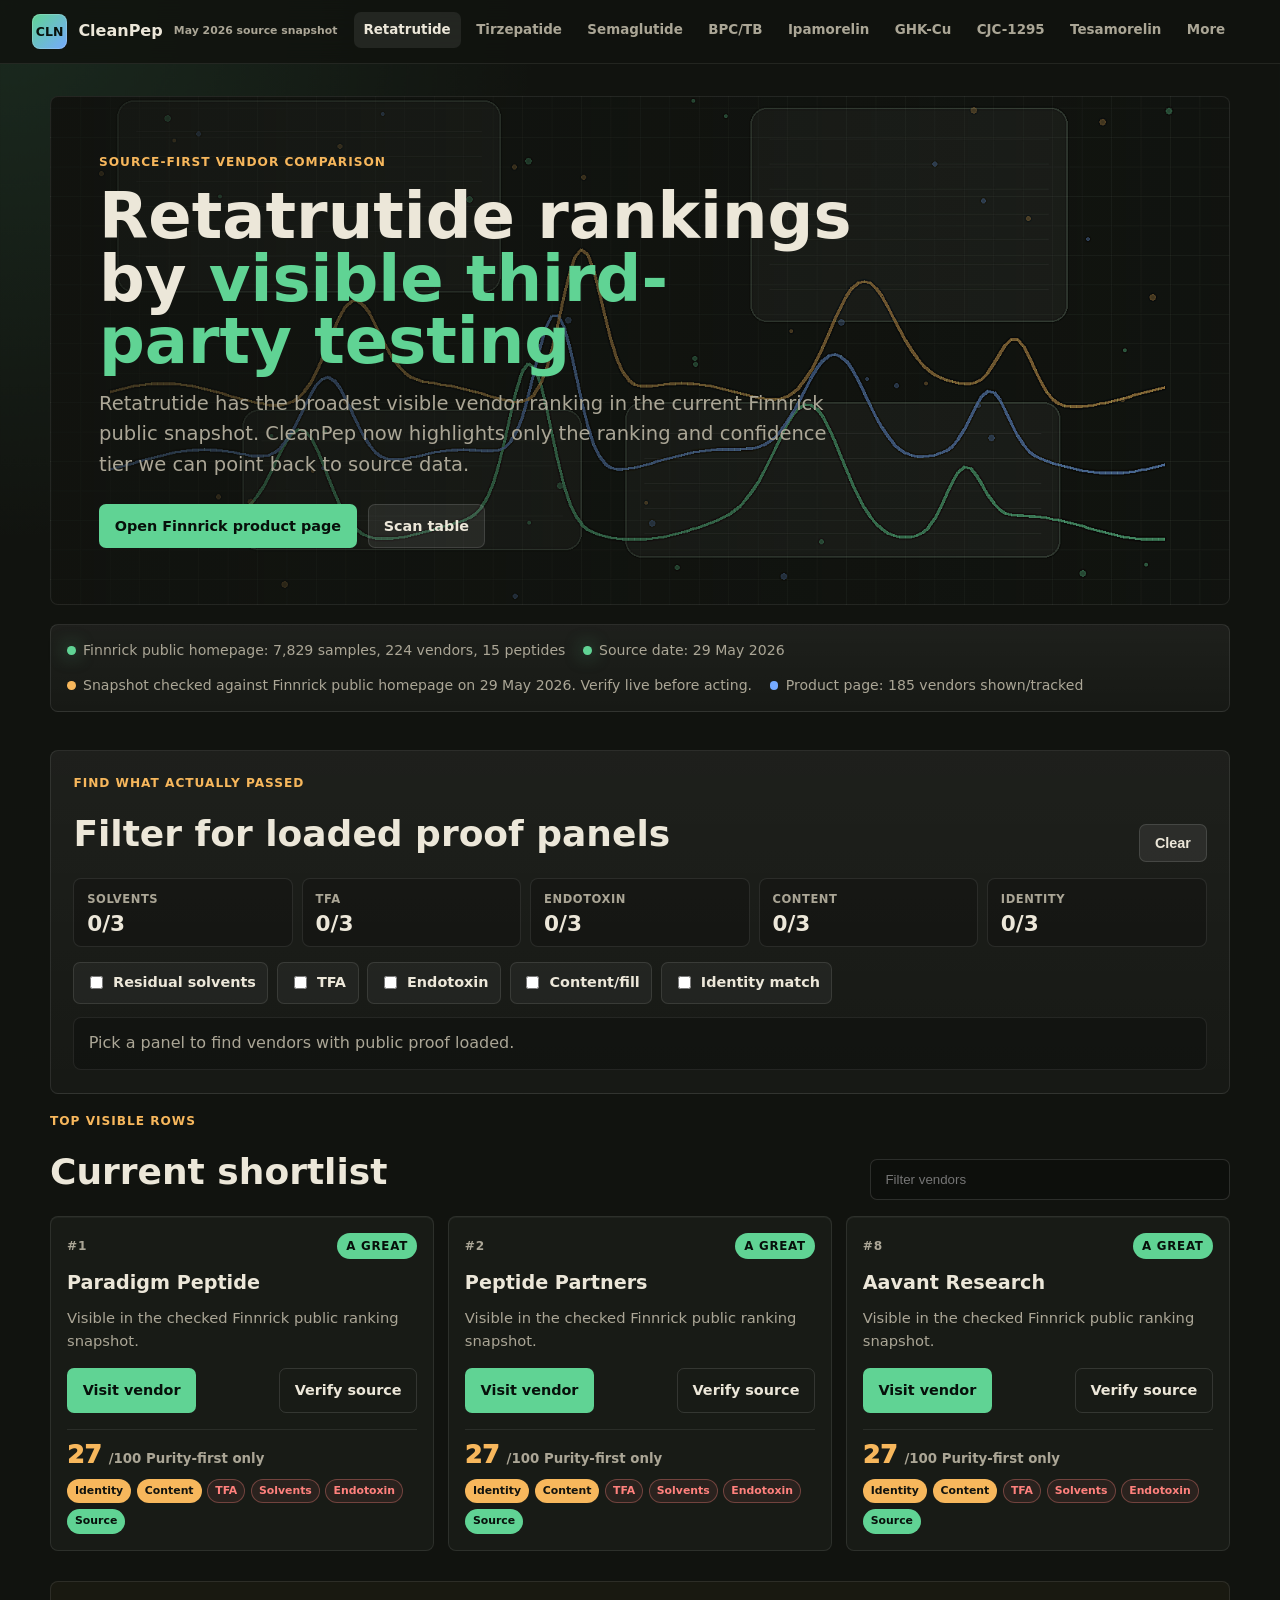
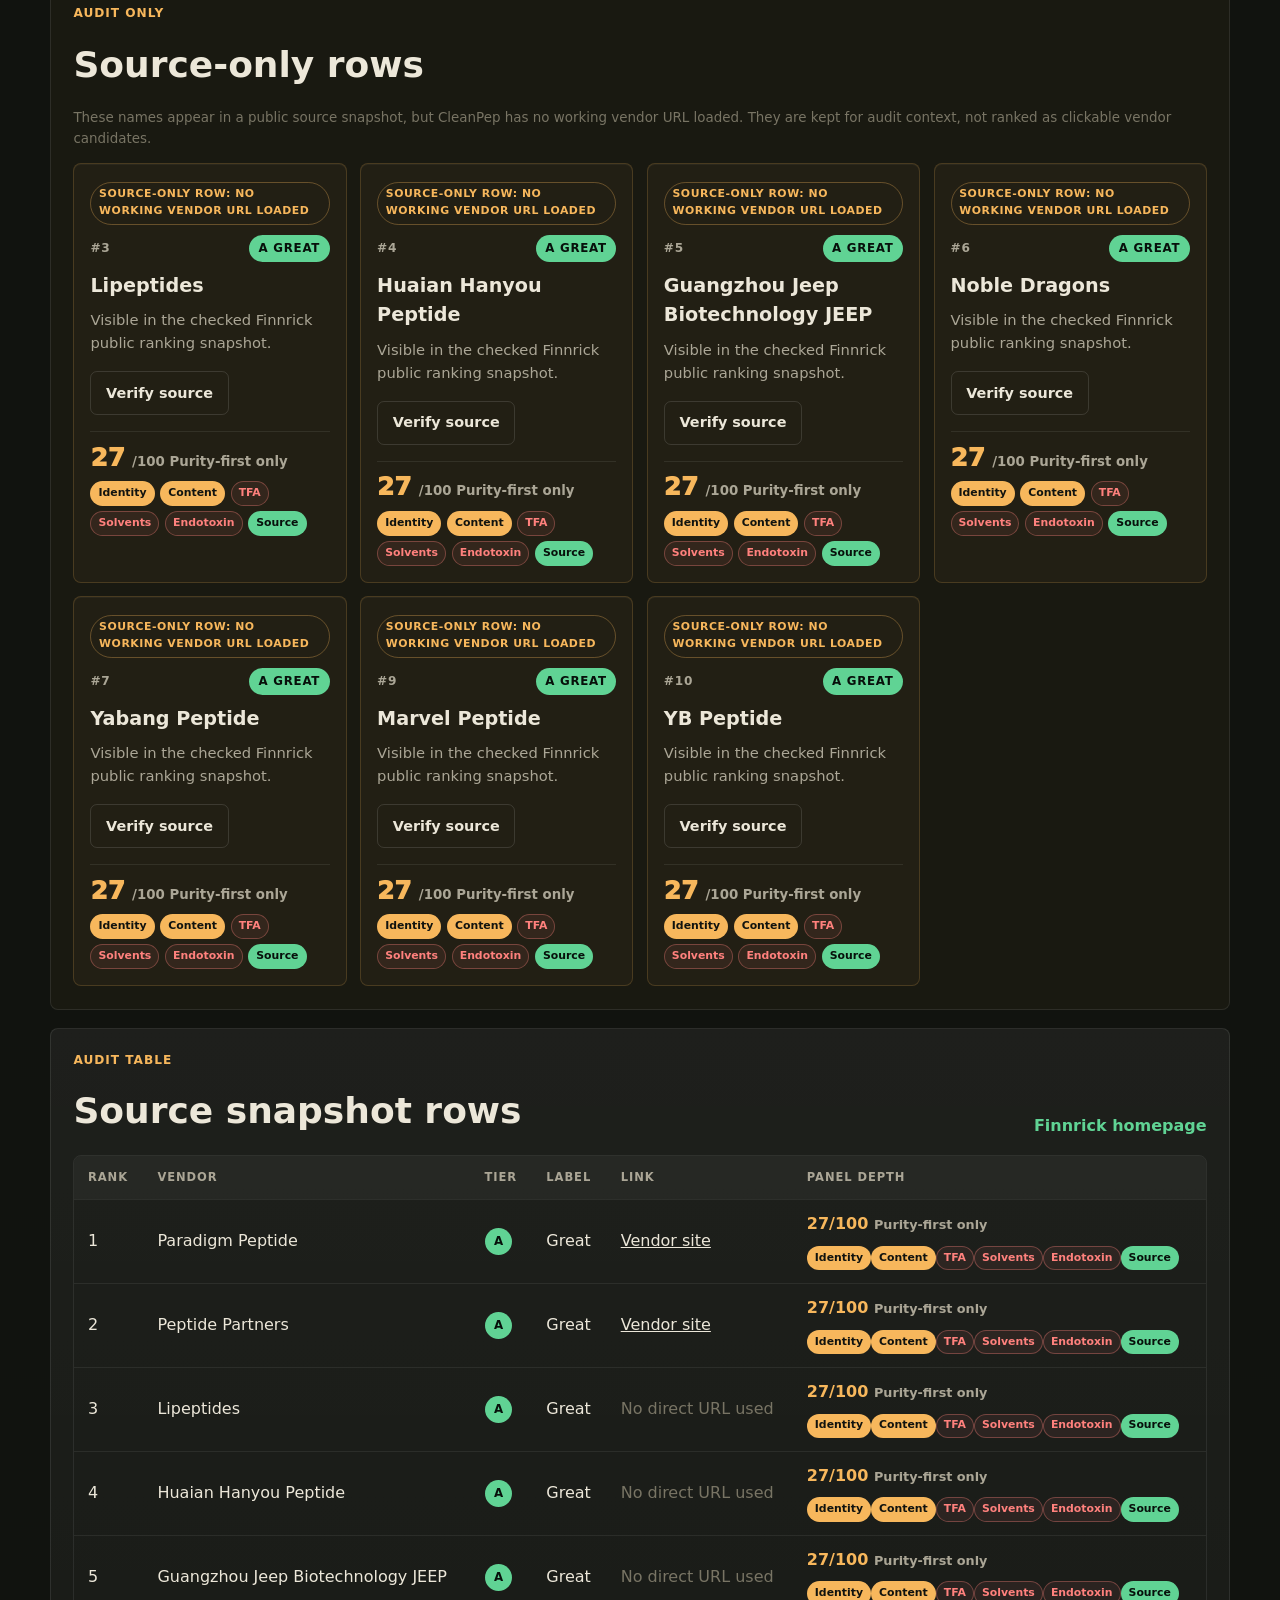
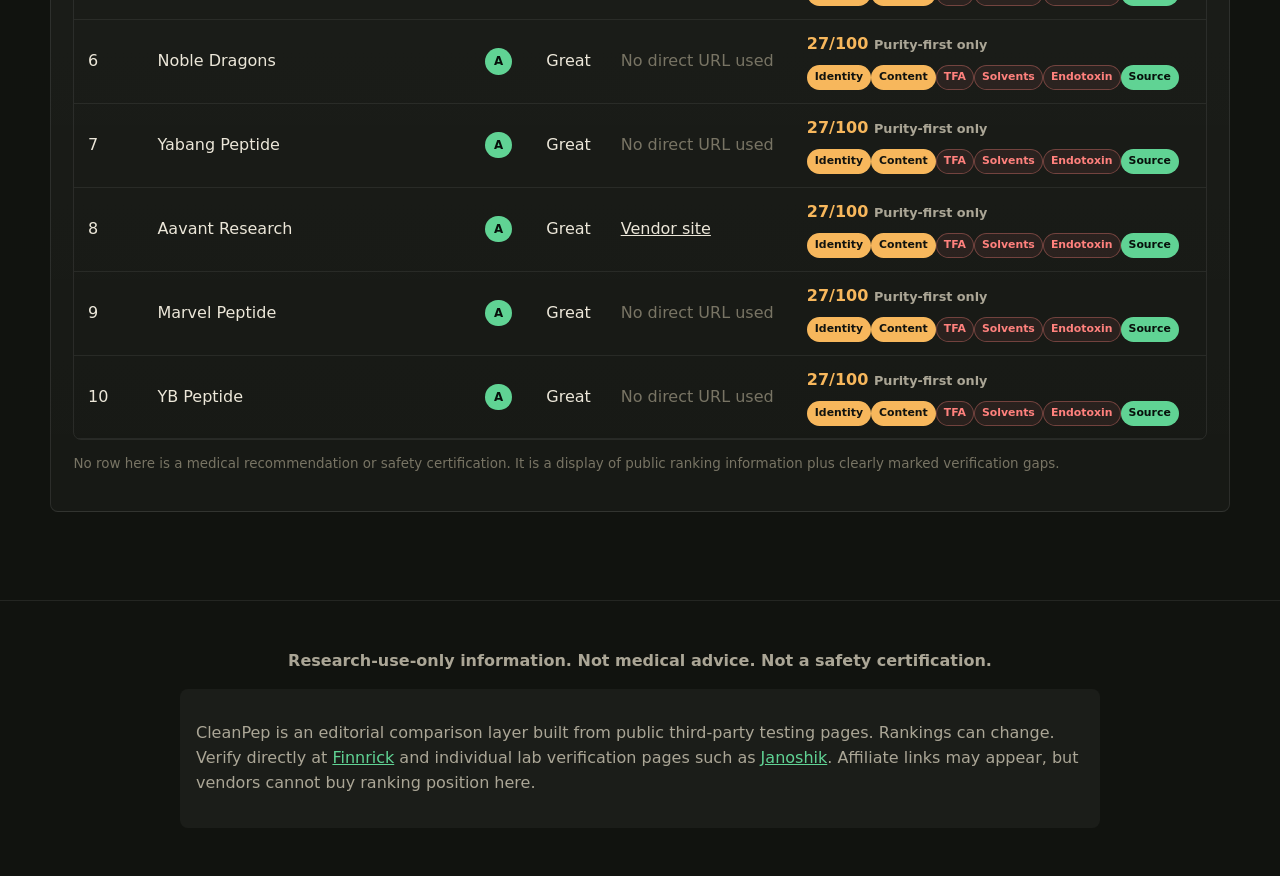
<file: src/retatrutide.html>
<!DOCTYPE html>
<html lang="en">
<head>
<meta charset="UTF-8">
<meta name="viewport" content="width=device-width, initial-scale=1.0">
<title>Retatrutide Cleanliness Scores - CleanPep</title>
<meta name="description" content="Retatrutide has the broadest visible vendor ranking in the current Finnrick public snapshot. CleanPep now highlights only the ranking and confidence tier we can point back to source data.">
<link rel="preload" as="image" href="assets/cleanpep-data-field.png">
<link rel="stylesheet" href="style.css">
<script src="script.js" defer></script>
</head>
<body>
<nav class="site-nav">
  <a href="index.html" class="brand" aria-label="CleanPep home"><span class="brand-mark">CLN</span><span>CleanPep</span><small>May 2026 source snapshot</small></a>
  <div class="nav-links"><a href="retatrutide.html" class="active">Retatrutide</a><a href="tirzepatide.html">Tirzepatide</a><a href="semaglutide.html">Semaglutide</a><a href="bpc157.html">BPC/TB</a><a href="ipamorelin.html">Ipamorelin</a><a href="ghk-cu.html">GHK-Cu</a><a href="cjc-1295.html">CJC-1295</a><a href="tesamorelin.html">Tesamorelin</a><a href="more-products.html">More</a><a href="all-products.html">All</a><a href="coa-guide.html">COA Guide</a><a href="about.html">About</a></div>
</nav>
<main class="container page-shell">
  <section class="hero compact" data-reveal>
    <div class="eyebrow">Source-first vendor comparison</div>
    <h1>Retatrutide rankings by <em>visible third-party testing</em></h1>
    <p class="sub">Retatrutide has the broadest visible vendor ranking in the current Finnrick public snapshot. CleanPep now highlights only the ranking and confidence tier we can point back to source data.</p>
    <div class="hero-actions"><a class="btn btn-accent" href="https://www.finnrick.com/products/retatrutide" target="_blank" rel="noopener">Open Finnrick product page</a><a class="btn btn-outline" href="#full-table">Scan table</a></div>
  </section>
  <div class="source-bar" data-reveal>
  <div class="src-item"><span class="src-dot live"></span> Finnrick public homepage: 7,829 samples, 224 vendors, 15 peptides</div>
  <div class="src-item"><span class="src-dot live"></span> Source date: 29 May 2026</div>
  <div class="src-item"><span class="src-dot caution"></span> Snapshot checked against Finnrick public homepage on 29 May 2026. Verify live before acting.</div>
  <div class="src-item"><span class="src-dot neutral"></span> Product page: 185 vendors shown/tracked</div>
</div>
  
  <section>
    <div class="section-heading"><div><p class="eyebrow">Top visible rows</p><h2>Current shortlist</h2></div><input class="filter-input" type="search" placeholder="Filter vendors" data-filter=".vendor-card, #full-table tbody tr"></div>
    <div class="featured-grid"><article class="vendor-card" data-reveal data-search="paradigm peptide a great">
  <div class="card-topline"><span>#1</span><span class="tier tier-a">A Great</span></div>
  <h3>Paradigm Peptide</h3>
  <p>Visible in the checked Finnrick public ranking snapshot.</p>
  <div class="card-actions"><a class="card-btn primary" href="https://www.paradigm-peptide.com/?ref=mgrcuntw" target="_blank" rel="sponsored noopener">Visit vendor</a><a class="card-btn" href="https://www.finnrick.com/vendors/paradigm-peptide" target="_blank" rel="noopener">Verify source</a></div>
</article>
<article class="vendor-card" data-reveal data-search="peptide partners a great">
  <div class="card-topline"><span>#2</span><span class="tier tier-a">A Great</span></div>
  <h3>Peptide Partners</h3>
  <p>Visible in the checked Finnrick public ranking snapshot.</p>
  <div class="card-actions"><a class="card-btn primary" href="https://peptidepartners.co" target="_blank" rel="noopener">Visit vendor</a><a class="card-btn" href="https://www.finnrick.com/vendors" target="_blank" rel="noopener">Verify source</a></div>
</article>
<article class="vendor-card" data-reveal data-search="lipeptides a great">
  <div class="card-topline"><span>#3</span><span class="tier tier-a">A Great</span></div>
  <h3>Lipeptides</h3>
  <p>Visible in the checked Finnrick public ranking snapshot.</p>
  <div class="card-actions"><a class="card-btn" href="https://www.finnrick.com/vendors" target="_blank" rel="noopener">Verify source</a></div>
</article>
<article class="vendor-card" data-reveal data-search="huaian hanyou peptide a great">
  <div class="card-topline"><span>#4</span><span class="tier tier-a">A Great</span></div>
  <h3>Huaian Hanyou Peptide</h3>
  <p>Visible in the checked Finnrick public ranking snapshot.</p>
  <div class="card-actions"><a class="card-btn" href="https://www.finnrick.com/vendors" target="_blank" rel="noopener">Verify source</a></div>
</article>
<article class="vendor-card" data-reveal data-search="guangzhou jeep biotechnology jeep a great">
  <div class="card-topline"><span>#5</span><span class="tier tier-a">A Great</span></div>
  <h3>Guangzhou Jeep Biotechnology JEEP</h3>
  <p>Visible in the checked Finnrick public ranking snapshot.</p>
  <div class="card-actions"><a class="card-btn" href="https://www.finnrick.com/vendors" target="_blank" rel="noopener">Verify source</a></div>
</article>
<article class="vendor-card" data-reveal data-search="noble dragons a great">
  <div class="card-topline"><span>#6</span><span class="tier tier-a">A Great</span></div>
  <h3>Noble Dragons</h3>
  <p>Visible in the checked Finnrick public ranking snapshot.</p>
  <div class="card-actions"><a class="card-btn" href="https://www.finnrick.com/vendors" target="_blank" rel="noopener">Verify source</a></div>
</article>
<article class="vendor-card" data-reveal data-search="yabang peptide a great">
  <div class="card-topline"><span>#7</span><span class="tier tier-a">A Great</span></div>
  <h3>Yabang Peptide</h3>
  <p>Visible in the checked Finnrick public ranking snapshot.</p>
  <div class="card-actions"><a class="card-btn" href="https://www.finnrick.com/vendors" target="_blank" rel="noopener">Verify source</a></div>
</article>
<article class="vendor-card" data-reveal data-search="aavant research a great">
  <div class="card-topline"><span>#8</span><span class="tier tier-a">A Great</span></div>
  <h3>Aavant Research</h3>
  <p>Visible in the checked Finnrick public ranking snapshot.</p>
  <div class="card-actions"><a class="card-btn primary" href="https://aavantpeptides.com" target="_blank" rel="noopener">Visit vendor</a><a class="card-btn" href="https://www.finnrick.com/vendors" target="_blank" rel="noopener">Verify source</a></div>
</article>
<article class="vendor-card" data-reveal data-search="marvel peptide a great">
  <div class="card-topline"><span>#9</span><span class="tier tier-a">A Great</span></div>
  <h3>Marvel Peptide</h3>
  <p>Visible in the checked Finnrick public ranking snapshot.</p>
  <div class="card-actions"><a class="card-btn" href="https://www.finnrick.com/vendors" target="_blank" rel="noopener">Verify source</a></div>
</article>
<article class="vendor-card" data-reveal data-search="yb peptide a great">
  <div class="card-topline"><span>#10</span><span class="tier tier-a">A Great</span></div>
  <h3>YB Peptide</h3>
  <p>Visible in the checked Finnrick public ranking snapshot.</p>
  <div class="card-actions"><a class="card-btn" href="https://www.finnrick.com/vendors" target="_blank" rel="noopener">Verify source</a></div>
</article></div>
  </section>
  <section id="full-table" class="data-section" data-reveal>
    <div class="section-heading"><div><p class="eyebrow">Audit table</p><h2>Source snapshot rows</h2></div><a class="text-link" href="https://www.finnrick.com/" target="_blank" rel="noopener">Finnrick homepage</a></div>
    <div class="table-wrap"><table><thead><tr><th>Rank</th><th>Vendor</th><th>Tier</th><th>Label</th><th>Link</th></tr></thead><tbody><tr data-search="paradigm peptide a great"><td>1</td><td>Paradigm Peptide</td><td><span class="tier tier-a">A</span></td><td>Great</td><td><a href="https://www.paradigm-peptide.com/?ref=mgrcuntw" target="_blank" rel="sponsored noopener">Vendor site</a></td></tr><tr data-search="peptide partners a great"><td>2</td><td>Peptide Partners</td><td><span class="tier tier-a">A</span></td><td>Great</td><td><a href="https://peptidepartners.co" target="_blank" rel="noopener">Vendor site</a></td></tr><tr data-search="lipeptides a great"><td>3</td><td>Lipeptides</td><td><span class="tier tier-a">A</span></td><td>Great</td><td><span class="muted">No direct URL used</span></td></tr><tr data-search="huaian hanyou peptide a great"><td>4</td><td>Huaian Hanyou Peptide</td><td><span class="tier tier-a">A</span></td><td>Great</td><td><span class="muted">No direct URL used</span></td></tr><tr data-search="guangzhou jeep biotechnology jeep a great"><td>5</td><td>Guangzhou Jeep Biotechnology JEEP</td><td><span class="tier tier-a">A</span></td><td>Great</td><td><span class="muted">No direct URL used</span></td></tr><tr data-search="noble dragons a great"><td>6</td><td>Noble Dragons</td><td><span class="tier tier-a">A</span></td><td>Great</td><td><span class="muted">No direct URL used</span></td></tr><tr data-search="yabang peptide a great"><td>7</td><td>Yabang Peptide</td><td><span class="tier tier-a">A</span></td><td>Great</td><td><span class="muted">No direct URL used</span></td></tr><tr data-search="aavant research a great"><td>8</td><td>Aavant Research</td><td><span class="tier tier-a">A</span></td><td>Great</td><td><a href="https://aavantpeptides.com" target="_blank" rel="noopener">Vendor site</a></td></tr><tr data-search="marvel peptide a great"><td>9</td><td>Marvel Peptide</td><td><span class="tier tier-a">A</span></td><td>Great</td><td><span class="muted">No direct URL used</span></td></tr><tr data-search="yb peptide a great"><td>10</td><td>YB Peptide</td><td><span class="tier tier-a">A</span></td><td>Great</td><td><span class="muted">No direct URL used</span></td></tr></tbody></table></div>
    <p class="fine-print">No row here is a medical recommendation or safety certification. It is a display of public ranking information plus clearly marked verification gaps.</p>
  </section>
</main>
<footer>
  <p><strong>Research-use-only information. Not medical advice. Not a safety certification.</strong></p>
  <div class="disclaimer-box">
    <p>CleanPep is an editorial comparison layer built from public third-party testing pages. Rankings can change. Verify directly at <a href="https://www.finnrick.com/" target="_blank" rel="noopener">Finnrick</a> and individual lab verification pages such as <a href="https://janoshik.com/verification" target="_blank" rel="noopener">Janoshik</a>. Affiliate links may appear, but vendors cannot buy ranking position here.</p>
  </div>
</footer>
</body>
</html>
</file>
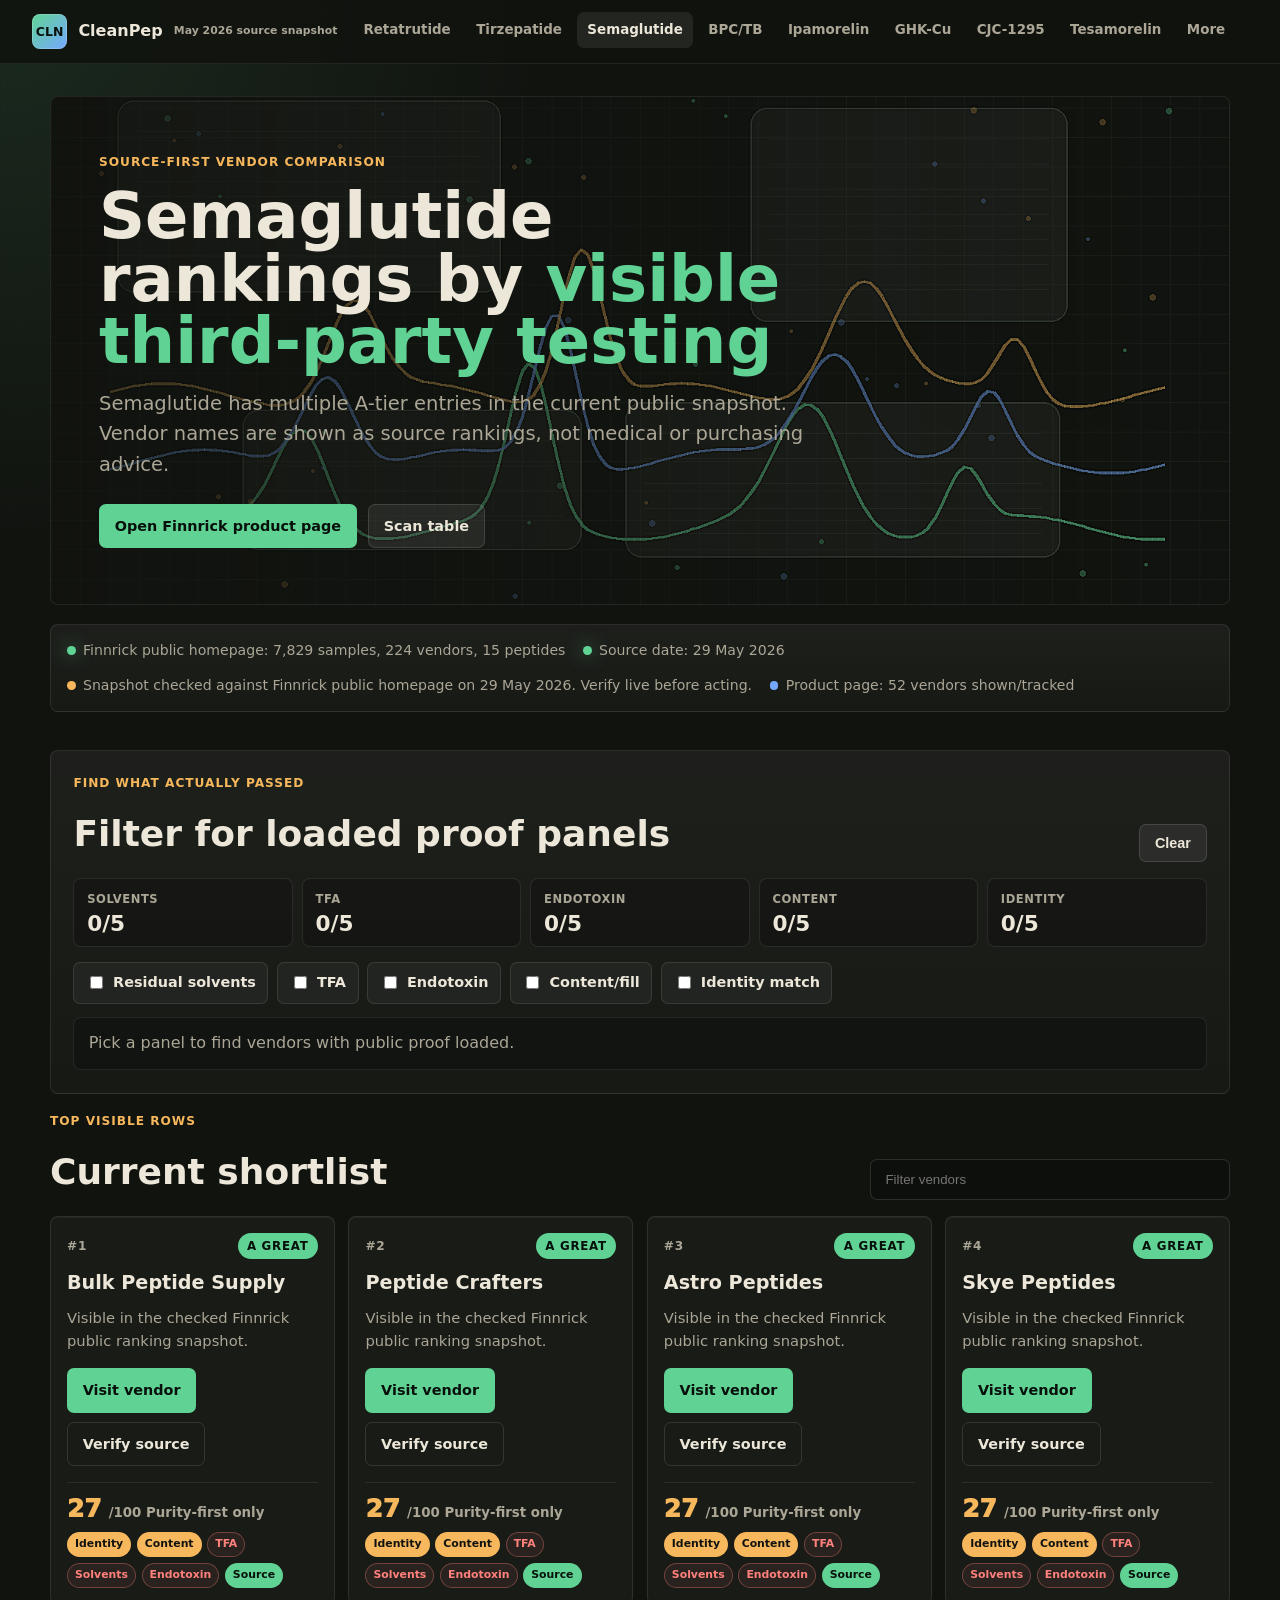
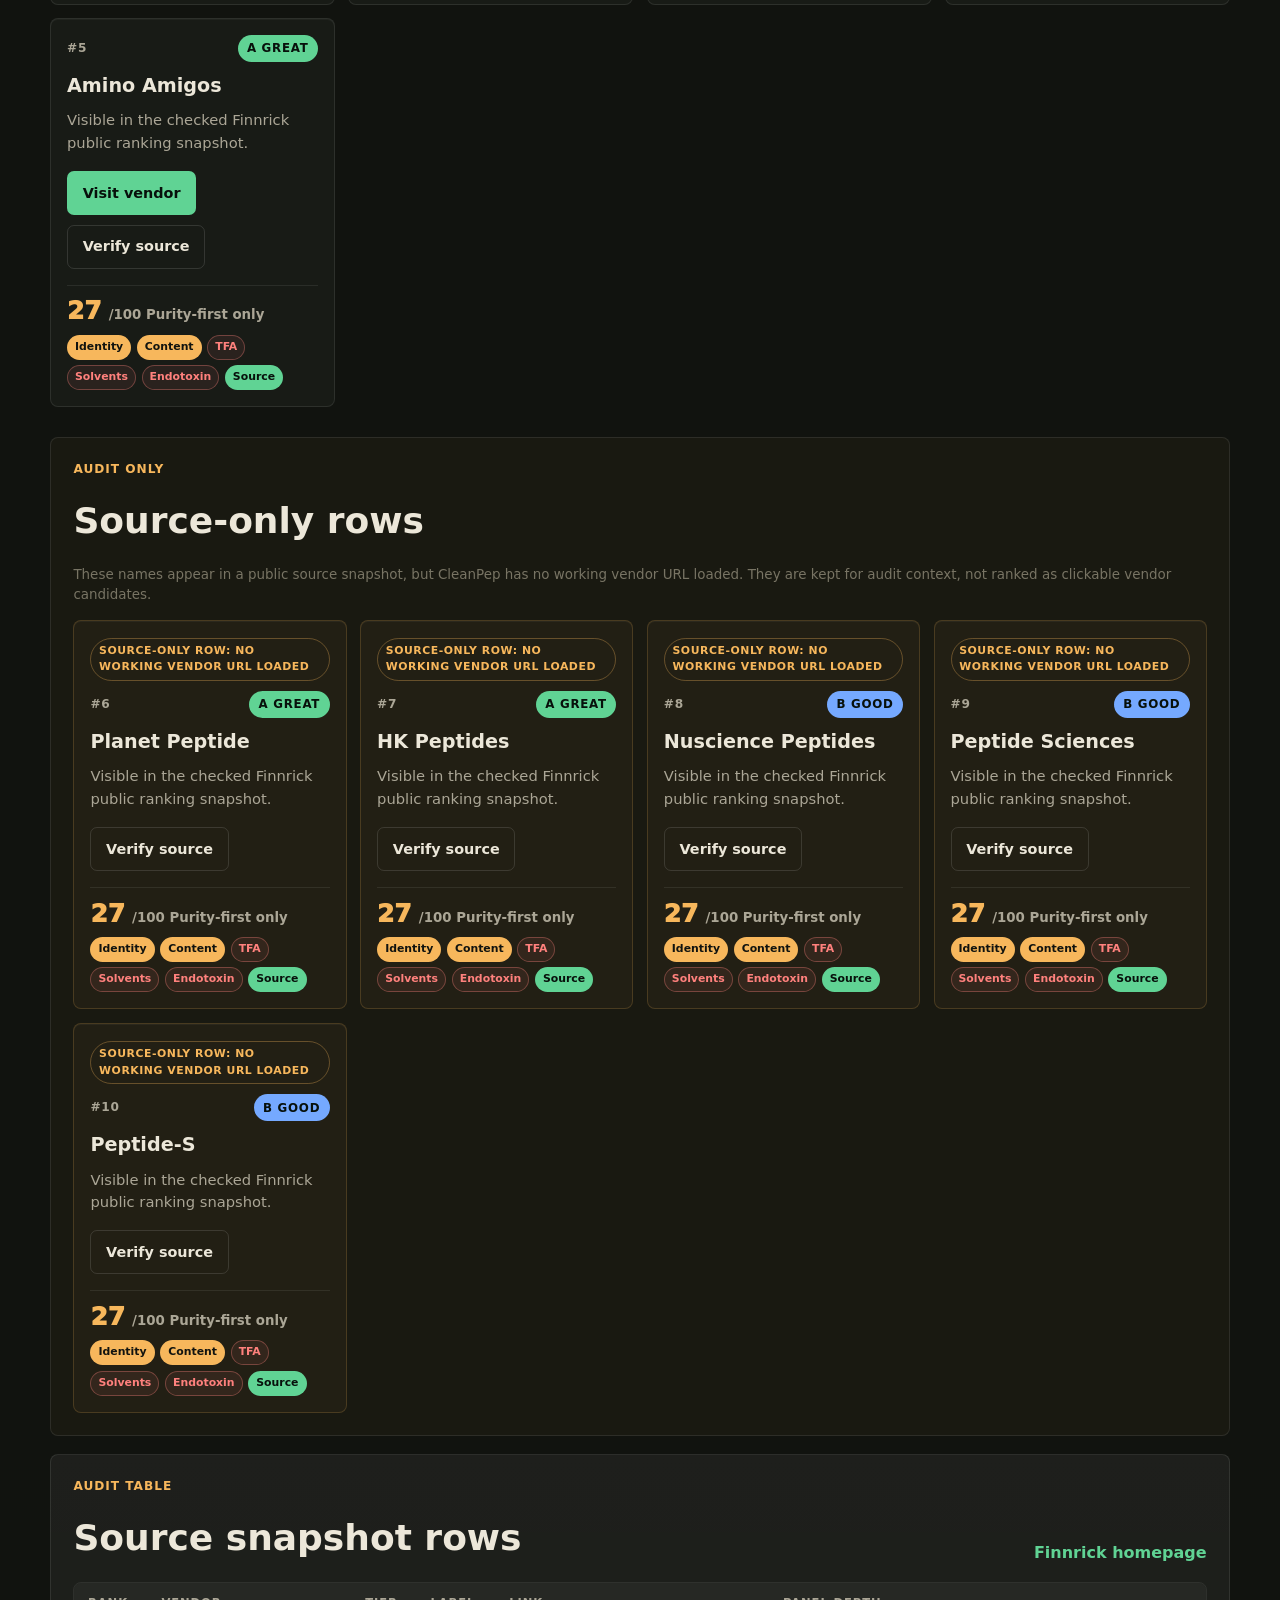
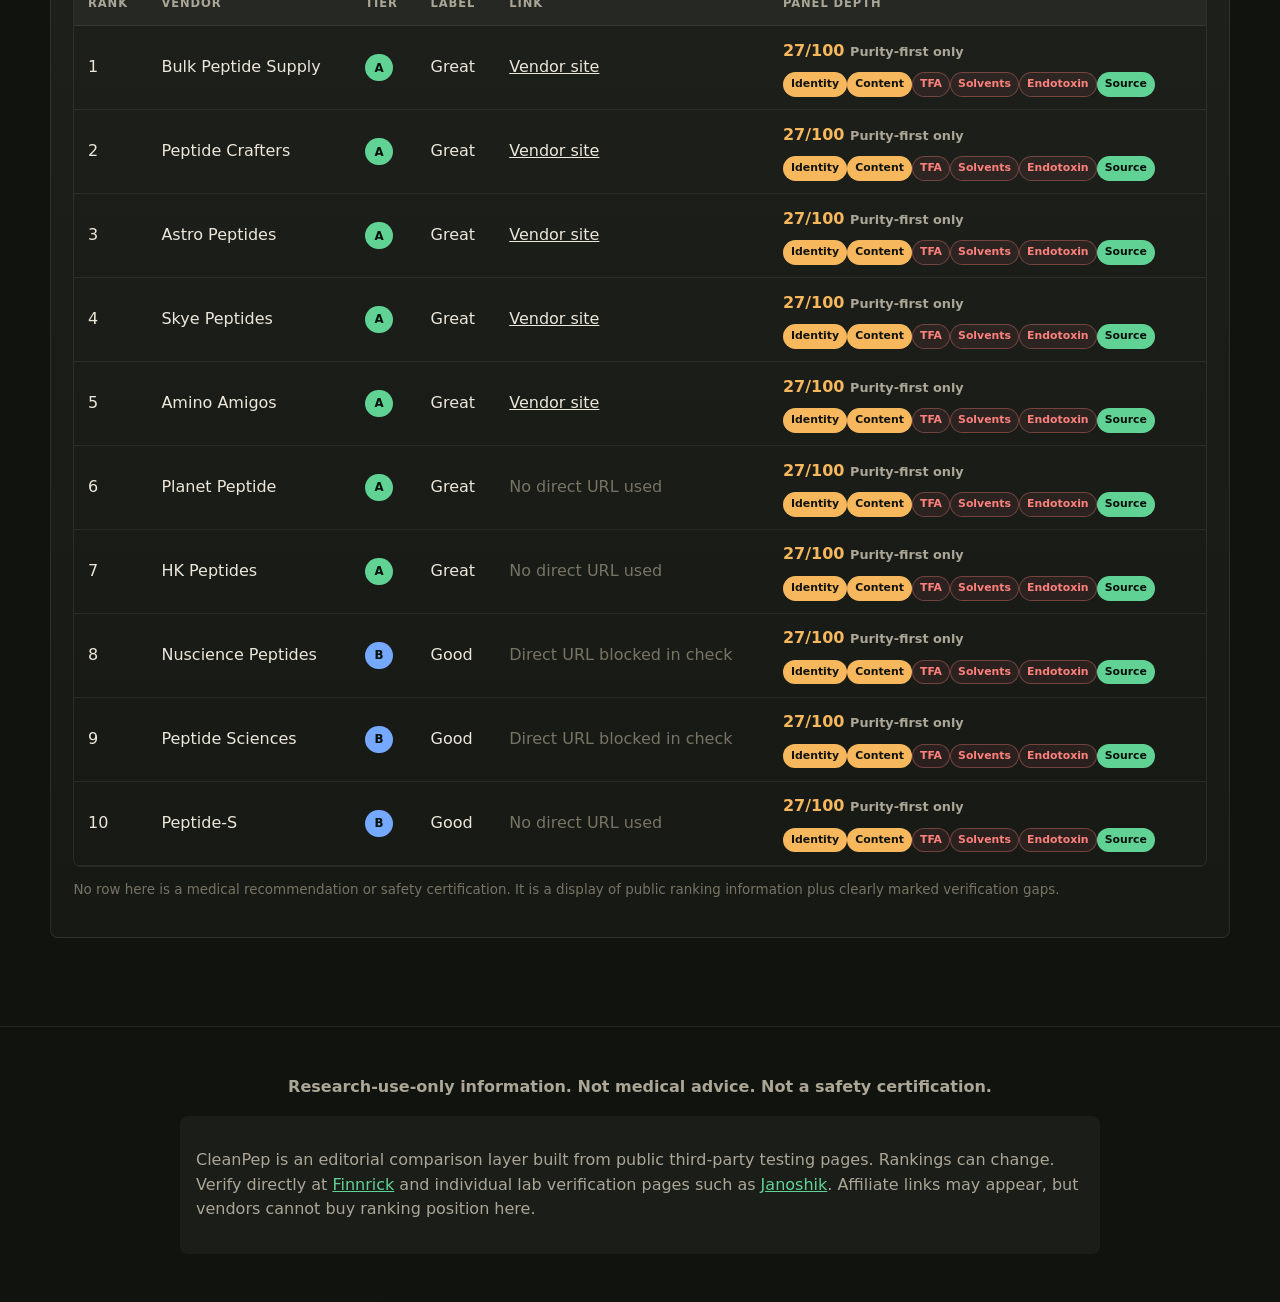
<file: src/semaglutide.html>
<!DOCTYPE html>
<html lang="en">
<head>
<meta charset="UTF-8">
<meta name="viewport" content="width=device-width, initial-scale=1.0">
<title>Semaglutide Cleanliness Scores - CleanPep</title>
<meta name="description" content="Semaglutide has multiple A-tier entries in the current public snapshot. Vendor names are shown as source rankings, not medical or purchasing advice.">
<link rel="preload" as="image" href="assets/cleanpep-data-field.png">
<link rel="stylesheet" href="style.css">
<script src="script.js" defer></script>
</head>
<body>
<nav class="site-nav">
  <a href="index.html" class="brand" aria-label="CleanPep home"><span class="brand-mark">CLN</span><span>CleanPep</span><small>May 2026 source snapshot</small></a>
  <div class="nav-links"><a href="retatrutide.html">Retatrutide</a><a href="tirzepatide.html">Tirzepatide</a><a href="semaglutide.html" class="active">Semaglutide</a><a href="bpc157.html">BPC/TB</a><a href="ipamorelin.html">Ipamorelin</a><a href="ghk-cu.html">GHK-Cu</a><a href="cjc-1295.html">CJC-1295</a><a href="tesamorelin.html">Tesamorelin</a><a href="more-products.html">More</a><a href="all-products.html">All</a><a href="coa-guide.html">COA Guide</a><a href="about.html">About</a></div>
</nav>
<main class="container page-shell">
  <section class="hero compact" data-reveal>
    <div class="eyebrow">Source-first vendor comparison</div>
    <h1>Semaglutide rankings by <em>visible third-party testing</em></h1>
    <p class="sub">Semaglutide has multiple A-tier entries in the current public snapshot. Vendor names are shown as source rankings, not medical or purchasing advice.</p>
    <div class="hero-actions"><a class="btn btn-accent" href="https://www.finnrick.com/products/semaglutide" target="_blank" rel="noopener">Open Finnrick product page</a><a class="btn btn-outline" href="#full-table">Scan table</a></div>
  </section>
  <div class="source-bar" data-reveal>
  <div class="src-item"><span class="src-dot live"></span> Finnrick public homepage: 7,829 samples, 224 vendors, 15 peptides</div>
  <div class="src-item"><span class="src-dot live"></span> Source date: 29 May 2026</div>
  <div class="src-item"><span class="src-dot caution"></span> Snapshot checked against Finnrick public homepage on 29 May 2026. Verify live before acting.</div>
  <div class="src-item"><span class="src-dot neutral"></span> Product page: 52 vendors shown/tracked</div>
</div>
  
  <section>
    <div class="section-heading"><div><p class="eyebrow">Top visible rows</p><h2>Current shortlist</h2></div><input class="filter-input" type="search" placeholder="Filter vendors" data-filter=".vendor-card, #full-table tbody tr"></div>
    <div class="featured-grid"><article class="vendor-card" data-reveal data-search="bulk peptide supply a great">
  <div class="card-topline"><span>#1</span><span class="tier tier-a">A Great</span></div>
  <h3>Bulk Peptide Supply</h3>
  <p>Visible in the checked Finnrick public ranking snapshot.</p>
  <div class="card-actions"><a class="card-btn primary" href="https://bulkpeptidesupply.com" target="_blank" rel="noopener">Visit vendor</a><a class="card-btn" href="https://www.finnrick.com/vendors" target="_blank" rel="noopener">Verify source</a></div>
</article>
<article class="vendor-card" data-reveal data-search="peptide crafters a great">
  <div class="card-topline"><span>#2</span><span class="tier tier-a">A Great</span></div>
  <h3>Peptide Crafters</h3>
  <p>Visible in the checked Finnrick public ranking snapshot.</p>
  <div class="card-actions"><a class="card-btn primary" href="https://peptidecrafters.com" target="_blank" rel="noopener">Visit vendor</a><a class="card-btn" href="https://www.finnrick.com/vendors" target="_blank" rel="noopener">Verify source</a></div>
</article>
<article class="vendor-card" data-reveal data-search="astro peptides a great">
  <div class="card-topline"><span>#3</span><span class="tier tier-a">A Great</span></div>
  <h3>Astro Peptides</h3>
  <p>Visible in the checked Finnrick public ranking snapshot.</p>
  <div class="card-actions"><a class="card-btn primary" href="https://astropeptides.com" target="_blank" rel="noopener">Visit vendor</a><a class="card-btn" href="https://www.finnrick.com/vendors" target="_blank" rel="noopener">Verify source</a></div>
</article>
<article class="vendor-card" data-reveal data-search="skye peptides a great">
  <div class="card-topline"><span>#4</span><span class="tier tier-a">A Great</span></div>
  <h3>Skye Peptides</h3>
  <p>Visible in the checked Finnrick public ranking snapshot.</p>
  <div class="card-actions"><a class="card-btn primary" href="https://skyepeptides.com" target="_blank" rel="noopener">Visit vendor</a><a class="card-btn" href="https://www.finnrick.com/vendors" target="_blank" rel="noopener">Verify source</a></div>
</article>
<article class="vendor-card" data-reveal data-search="amino amigos a great">
  <div class="card-topline"><span>#5</span><span class="tier tier-a">A Great</span></div>
  <h3>Amino Amigos</h3>
  <p>Visible in the checked Finnrick public ranking snapshot.</p>
  <div class="card-actions"><a class="card-btn primary" href="https://aminoamigos.com" target="_blank" rel="noopener">Visit vendor</a><a class="card-btn" href="https://www.finnrick.com/vendors" target="_blank" rel="noopener">Verify source</a></div>
</article>
<article class="vendor-card" data-reveal data-search="planet peptide a great">
  <div class="card-topline"><span>#6</span><span class="tier tier-a">A Great</span></div>
  <h3>Planet Peptide</h3>
  <p>Visible in the checked Finnrick public ranking snapshot.</p>
  <div class="card-actions"><a class="card-btn" href="https://www.finnrick.com/vendors" target="_blank" rel="noopener">Verify source</a></div>
</article>
<article class="vendor-card" data-reveal data-search="hk peptides a great">
  <div class="card-topline"><span>#7</span><span class="tier tier-a">A Great</span></div>
  <h3>HK Peptides</h3>
  <p>Visible in the checked Finnrick public ranking snapshot.</p>
  <div class="card-actions"><a class="card-btn" href="https://www.finnrick.com/vendors" target="_blank" rel="noopener">Verify source</a></div>
</article>
<article class="vendor-card" data-reveal data-search="nuscience peptides b good">
  <div class="card-topline"><span>#8</span><span class="tier tier-b">B Good</span></div>
  <h3>Nuscience Peptides</h3>
  <p>Visible in the checked Finnrick public ranking snapshot.</p>
  <div class="card-actions"><a class="card-btn" href="https://www.finnrick.com/vendors" target="_blank" rel="noopener">Verify source</a></div>
</article>
<article class="vendor-card" data-reveal data-search="peptide sciences b good">
  <div class="card-topline"><span>#9</span><span class="tier tier-b">B Good</span></div>
  <h3>Peptide Sciences</h3>
  <p>Visible in the checked Finnrick public ranking snapshot.</p>
  <div class="card-actions"><a class="card-btn" href="https://www.finnrick.com/vendors" target="_blank" rel="noopener">Verify source</a></div>
</article>
<article class="vendor-card" data-reveal data-search="peptide-s b good">
  <div class="card-topline"><span>#10</span><span class="tier tier-b">B Good</span></div>
  <h3>Peptide-S</h3>
  <p>Visible in the checked Finnrick public ranking snapshot.</p>
  <div class="card-actions"><a class="card-btn" href="https://www.finnrick.com/vendors" target="_blank" rel="noopener">Verify source</a></div>
</article></div>
  </section>
  <section id="full-table" class="data-section" data-reveal>
    <div class="section-heading"><div><p class="eyebrow">Audit table</p><h2>Source snapshot rows</h2></div><a class="text-link" href="https://www.finnrick.com/" target="_blank" rel="noopener">Finnrick homepage</a></div>
    <div class="table-wrap"><table><thead><tr><th>Rank</th><th>Vendor</th><th>Tier</th><th>Label</th><th>Link</th></tr></thead><tbody><tr data-search="bulk peptide supply a great"><td>1</td><td>Bulk Peptide Supply</td><td><span class="tier tier-a">A</span></td><td>Great</td><td><a href="https://bulkpeptidesupply.com" target="_blank" rel="noopener">Vendor site</a></td></tr><tr data-search="peptide crafters a great"><td>2</td><td>Peptide Crafters</td><td><span class="tier tier-a">A</span></td><td>Great</td><td><a href="https://peptidecrafters.com" target="_blank" rel="noopener">Vendor site</a></td></tr><tr data-search="astro peptides a great"><td>3</td><td>Astro Peptides</td><td><span class="tier tier-a">A</span></td><td>Great</td><td><a href="https://astropeptides.com" target="_blank" rel="noopener">Vendor site</a></td></tr><tr data-search="skye peptides a great"><td>4</td><td>Skye Peptides</td><td><span class="tier tier-a">A</span></td><td>Great</td><td><a href="https://skyepeptides.com" target="_blank" rel="noopener">Vendor site</a></td></tr><tr data-search="amino amigos a great"><td>5</td><td>Amino Amigos</td><td><span class="tier tier-a">A</span></td><td>Great</td><td><a href="https://aminoamigos.com" target="_blank" rel="noopener">Vendor site</a></td></tr><tr data-search="planet peptide a great"><td>6</td><td>Planet Peptide</td><td><span class="tier tier-a">A</span></td><td>Great</td><td><span class="muted">No direct URL used</span></td></tr><tr data-search="hk peptides a great"><td>7</td><td>HK Peptides</td><td><span class="tier tier-a">A</span></td><td>Great</td><td><span class="muted">No direct URL used</span></td></tr><tr data-search="nuscience peptides b good"><td>8</td><td>Nuscience Peptides</td><td><span class="tier tier-b">B</span></td><td>Good</td><td><span class="muted">Direct URL blocked in check</span></td></tr><tr data-search="peptide sciences b good"><td>9</td><td>Peptide Sciences</td><td><span class="tier tier-b">B</span></td><td>Good</td><td><span class="muted">Direct URL blocked in check</span></td></tr><tr data-search="peptide-s b good"><td>10</td><td>Peptide-S</td><td><span class="tier tier-b">B</span></td><td>Good</td><td><span class="muted">No direct URL used</span></td></tr></tbody></table></div>
    <p class="fine-print">No row here is a medical recommendation or safety certification. It is a display of public ranking information plus clearly marked verification gaps.</p>
  </section>
</main>
<footer>
  <p><strong>Research-use-only information. Not medical advice. Not a safety certification.</strong></p>
  <div class="disclaimer-box">
    <p>CleanPep is an editorial comparison layer built from public third-party testing pages. Rankings can change. Verify directly at <a href="https://www.finnrick.com/" target="_blank" rel="noopener">Finnrick</a> and individual lab verification pages such as <a href="https://janoshik.com/verification" target="_blank" rel="noopener">Janoshik</a>. Affiliate links may appear, but vendors cannot buy ranking position here.</p>
  </div>
</footer>
</body>
</html>
</file>
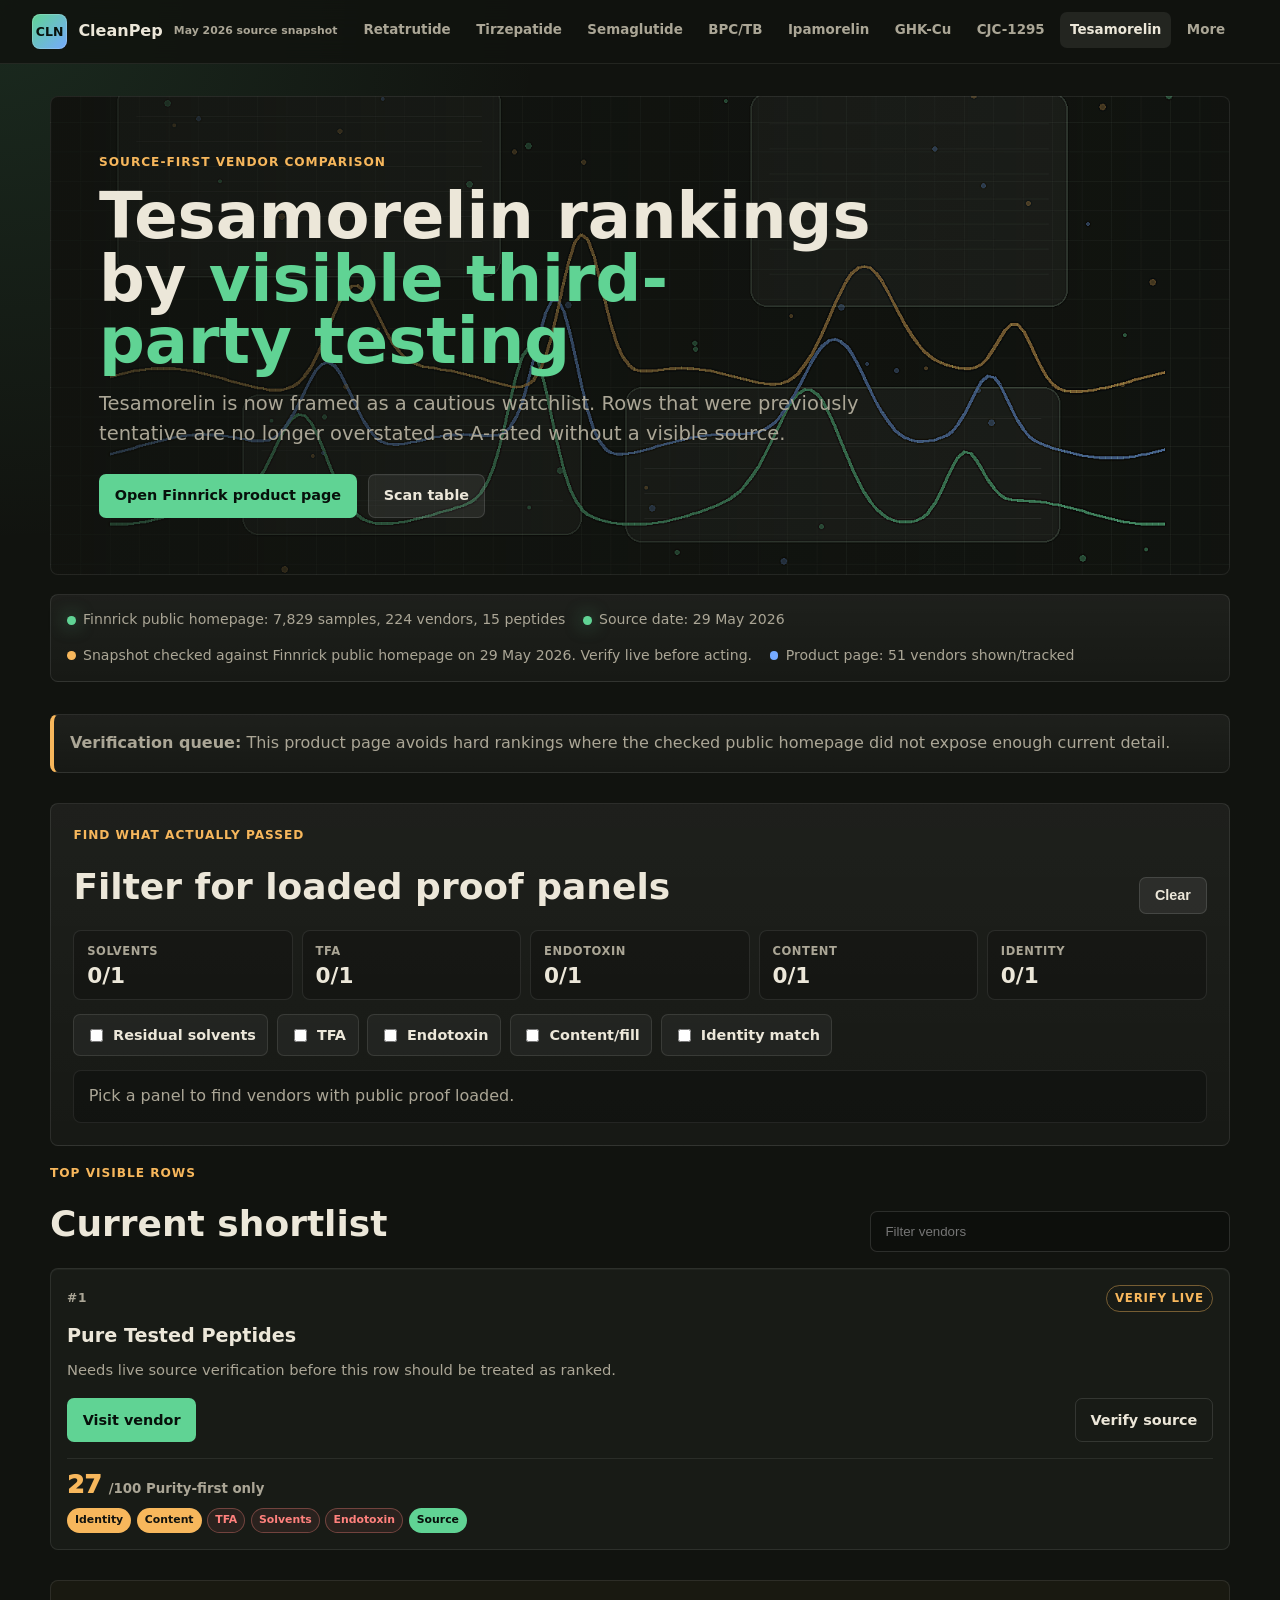
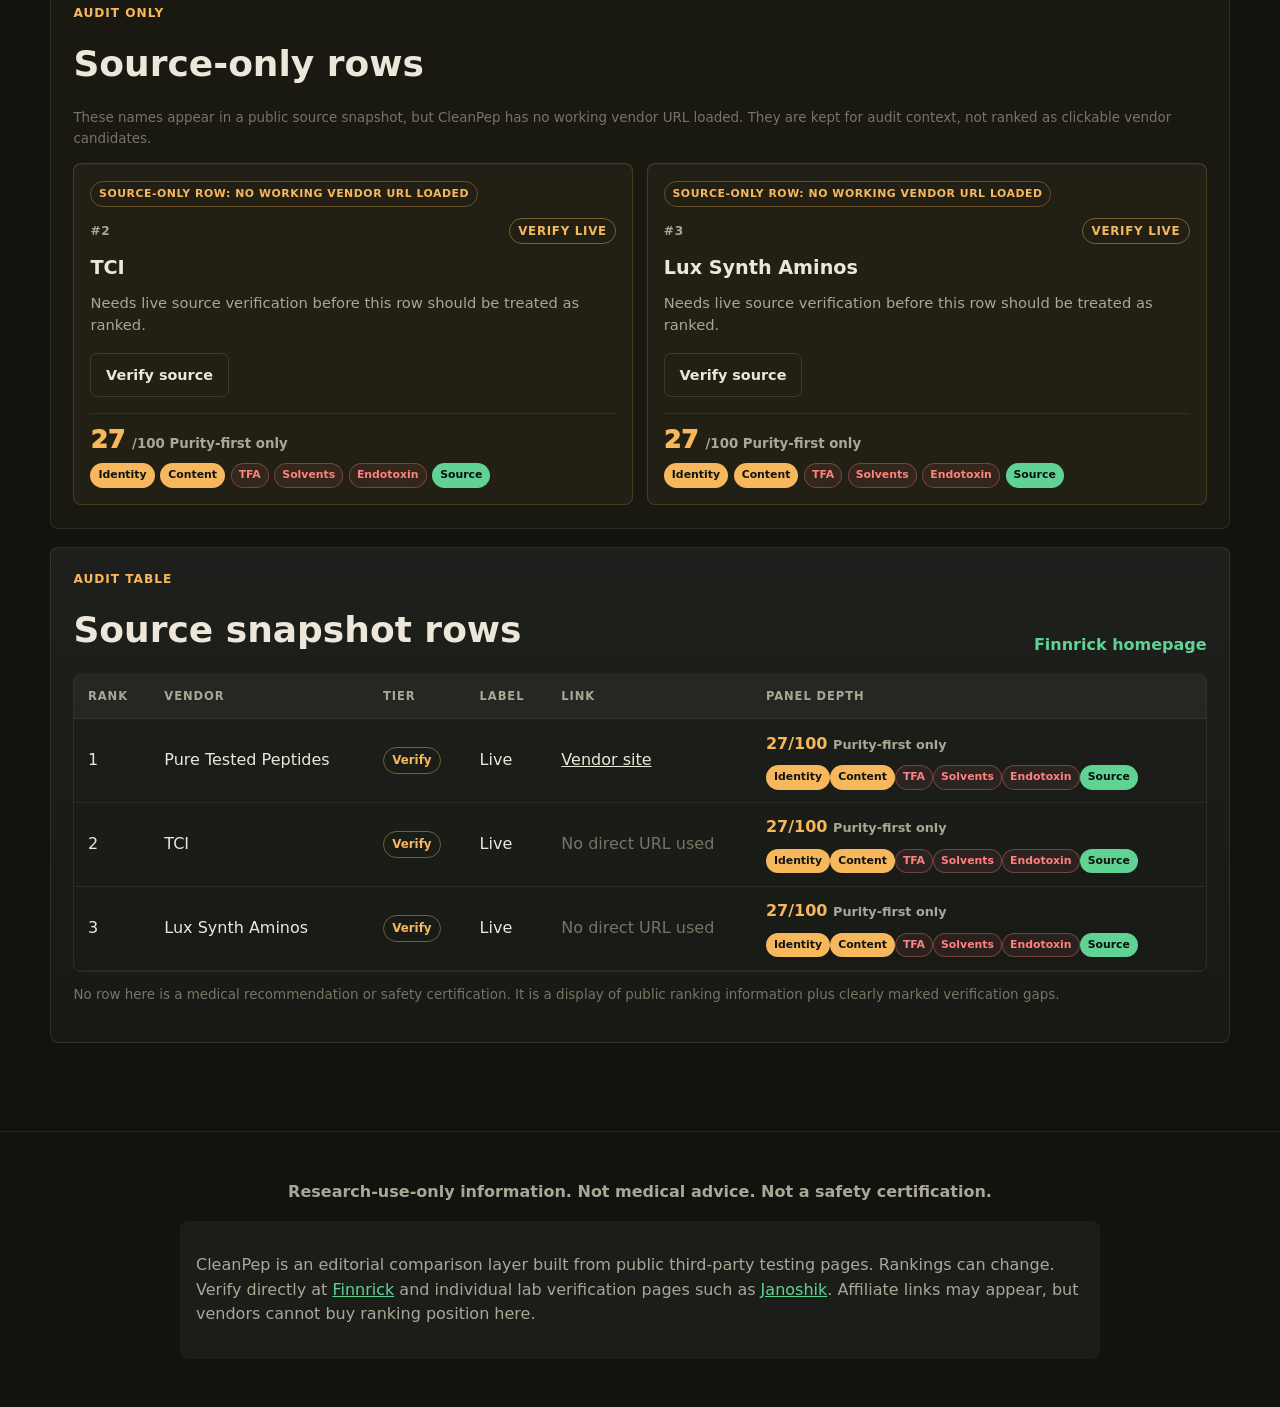
<file: src/tesamorelin.html>
<!DOCTYPE html>
<html lang="en">
<head>
<meta charset="UTF-8">
<meta name="viewport" content="width=device-width, initial-scale=1.0">
<title>Tesamorelin Cleanliness Scores - CleanPep</title>
<meta name="description" content="Tesamorelin is now framed as a cautious watchlist. Rows that were previously tentative are no longer overstated as A-rated without a visible source.">
<link rel="preload" as="image" href="assets/cleanpep-data-field.png">
<link rel="stylesheet" href="style.css">
<script src="script.js" defer></script>
</head>
<body>
<nav class="site-nav">
  <a href="index.html" class="brand" aria-label="CleanPep home"><span class="brand-mark">CLN</span><span>CleanPep</span><small>May 2026 source snapshot</small></a>
  <div class="nav-links"><a href="retatrutide.html">Retatrutide</a><a href="tirzepatide.html">Tirzepatide</a><a href="semaglutide.html">Semaglutide</a><a href="bpc157.html">BPC/TB</a><a href="ipamorelin.html">Ipamorelin</a><a href="ghk-cu.html">GHK-Cu</a><a href="cjc-1295.html">CJC-1295</a><a href="tesamorelin.html" class="active">Tesamorelin</a><a href="more-products.html">More</a><a href="all-products.html">All</a><a href="coa-guide.html">COA Guide</a><a href="about.html">About</a></div>
</nav>
<main class="container page-shell">
  <section class="hero compact" data-reveal>
    <div class="eyebrow">Source-first vendor comparison</div>
    <h1>Tesamorelin rankings by <em>visible third-party testing</em></h1>
    <p class="sub">Tesamorelin is now framed as a cautious watchlist. Rows that were previously tentative are no longer overstated as A-rated without a visible source.</p>
    <div class="hero-actions"><a class="btn btn-accent" href="https://www.finnrick.com/products/tesamorelin" target="_blank" rel="noopener">Open Finnrick product page</a><a class="btn btn-outline" href="#full-table">Scan table</a></div>
  </section>
  <div class="source-bar" data-reveal>
  <div class="src-item"><span class="src-dot live"></span> Finnrick public homepage: 7,829 samples, 224 vendors, 15 peptides</div>
  <div class="src-item"><span class="src-dot live"></span> Source date: 29 May 2026</div>
  <div class="src-item"><span class="src-dot caution"></span> Snapshot checked against Finnrick public homepage on 29 May 2026. Verify live before acting.</div>
  <div class="src-item"><span class="src-dot neutral"></span> Product page: 51 vendors shown/tracked</div>
</div>
  <div class="notice caution" data-reveal><strong>Verification queue:</strong> This product page avoids hard rankings where the checked public homepage did not expose enough current detail.</div>
  <section>
    <div class="section-heading"><div><p class="eyebrow">Top visible rows</p><h2>Current shortlist</h2></div><input class="filter-input" type="search" placeholder="Filter vendors" data-filter=".vendor-card, #full-table tbody tr"></div>
    <div class="featured-grid"><article class="vendor-card" data-reveal data-search="pure tested peptides verify live">
  <div class="card-topline"><span>#1</span><span class="tier tier-v">Verify Live</span></div>
  <h3>Pure Tested Peptides</h3>
  <p>Needs live source verification before this row should be treated as ranked.</p>
  <div class="card-actions"><a class="card-btn primary" href="https://puretestedpeptides.com" target="_blank" rel="noopener">Visit vendor</a><a class="card-btn" href="https://www.finnrick.com/vendors" target="_blank" rel="noopener">Verify source</a></div>
</article>
<article class="vendor-card" data-reveal data-search="tci verify live">
  <div class="card-topline"><span>#2</span><span class="tier tier-v">Verify Live</span></div>
  <h3>TCI</h3>
  <p>Needs live source verification before this row should be treated as ranked.</p>
  <div class="card-actions"><a class="card-btn" href="https://www.finnrick.com/vendors" target="_blank" rel="noopener">Verify source</a></div>
</article>
<article class="vendor-card" data-reveal data-search="lux synth aminos verify live">
  <div class="card-topline"><span>#3</span><span class="tier tier-v">Verify Live</span></div>
  <h3>Lux Synth Aminos</h3>
  <p>Needs live source verification before this row should be treated as ranked.</p>
  <div class="card-actions"><a class="card-btn" href="https://www.finnrick.com/vendors" target="_blank" rel="noopener">Verify source</a></div>
</article></div>
  </section>
  <section id="full-table" class="data-section" data-reveal>
    <div class="section-heading"><div><p class="eyebrow">Audit table</p><h2>Source snapshot rows</h2></div><a class="text-link" href="https://www.finnrick.com/" target="_blank" rel="noopener">Finnrick homepage</a></div>
    <div class="table-wrap"><table><thead><tr><th>Rank</th><th>Vendor</th><th>Tier</th><th>Label</th><th>Link</th></tr></thead><tbody><tr data-search="pure tested peptides verify live"><td>1</td><td>Pure Tested Peptides</td><td><span class="tier tier-v">Verify</span></td><td>Live</td><td><a href="https://puretestedpeptides.com" target="_blank" rel="noopener">Vendor site</a></td></tr><tr data-search="tci verify live"><td>2</td><td>TCI</td><td><span class="tier tier-v">Verify</span></td><td>Live</td><td><span class="muted">No direct URL used</span></td></tr><tr data-search="lux synth aminos verify live"><td>3</td><td>Lux Synth Aminos</td><td><span class="tier tier-v">Verify</span></td><td>Live</td><td><span class="muted">No direct URL used</span></td></tr></tbody></table></div>
    <p class="fine-print">No row here is a medical recommendation or safety certification. It is a display of public ranking information plus clearly marked verification gaps.</p>
  </section>
</main>
<footer>
  <p><strong>Research-use-only information. Not medical advice. Not a safety certification.</strong></p>
  <div class="disclaimer-box">
    <p>CleanPep is an editorial comparison layer built from public third-party testing pages. Rankings can change. Verify directly at <a href="https://www.finnrick.com/" target="_blank" rel="noopener">Finnrick</a> and individual lab verification pages such as <a href="https://janoshik.com/verification" target="_blank" rel="noopener">Janoshik</a>. Affiliate links may appear, but vendors cannot buy ranking position here.</p>
  </div>
</footer>
</body>
</html>
</file>
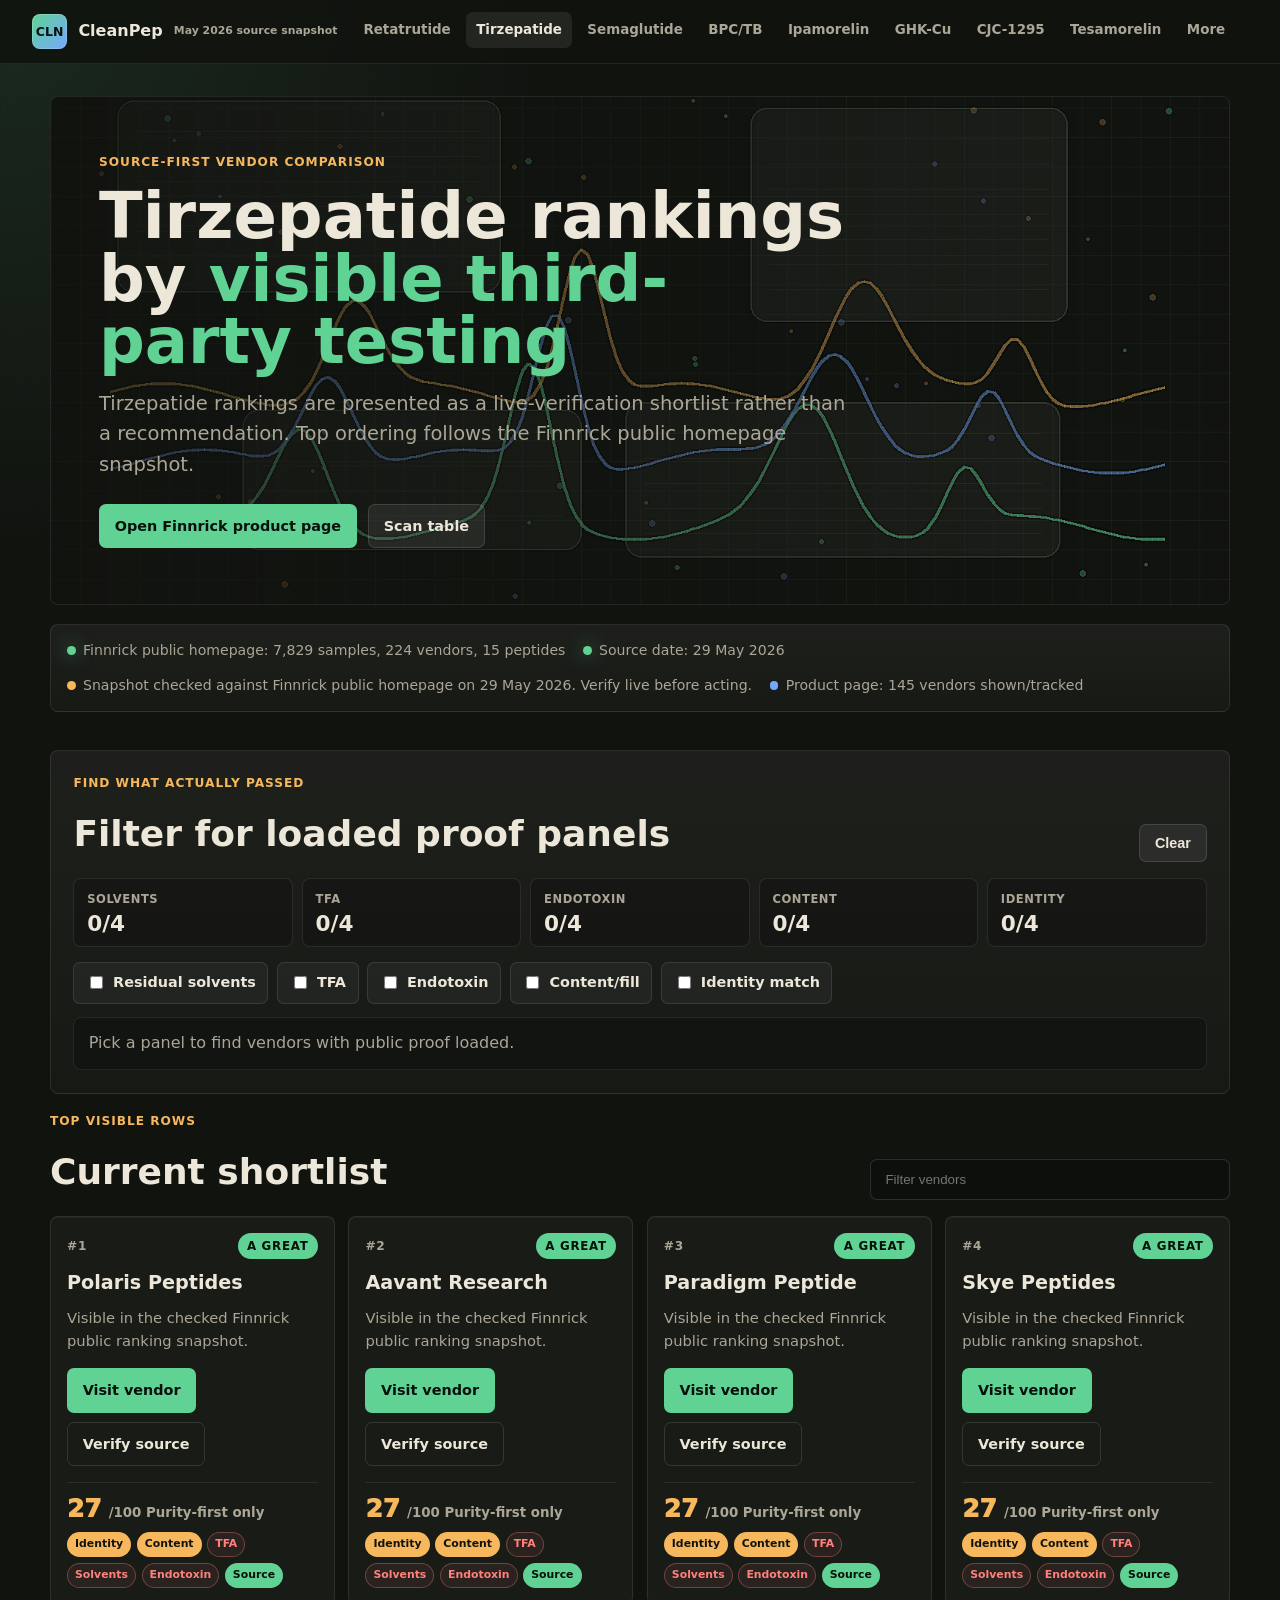
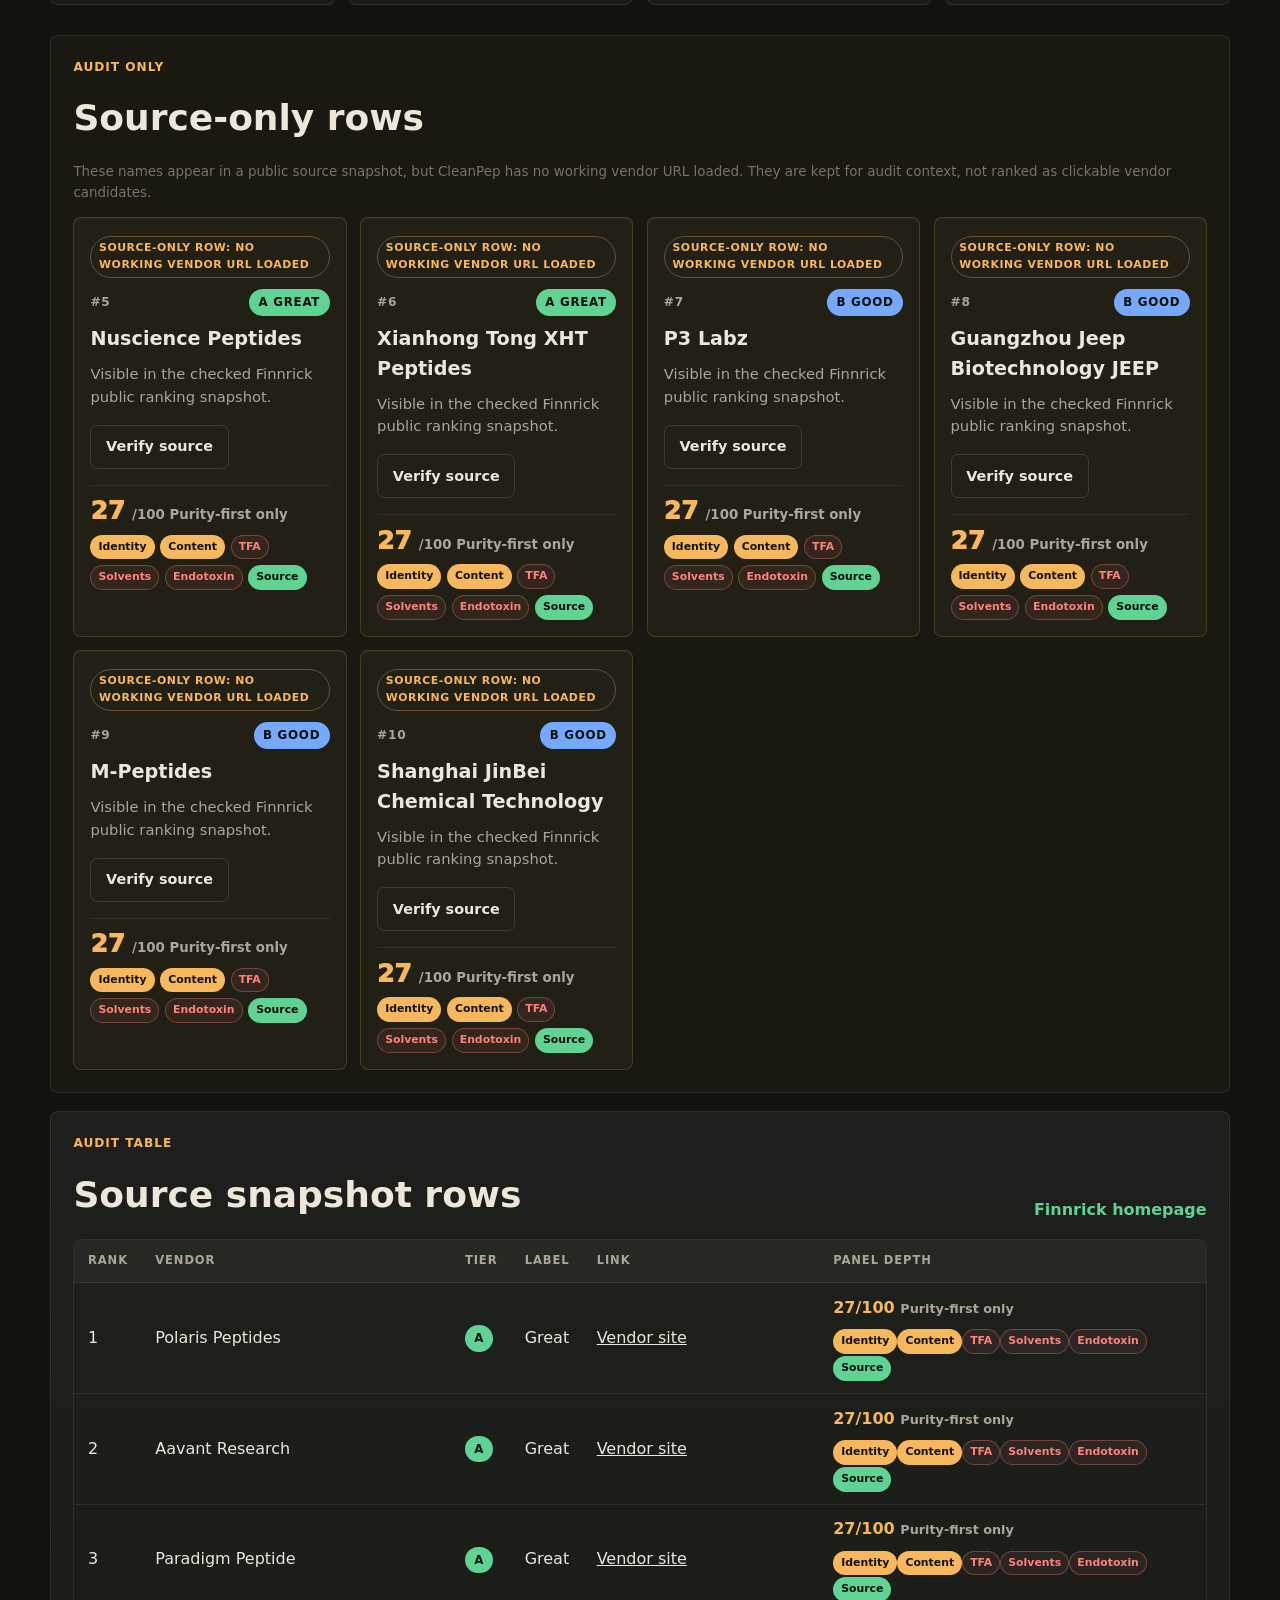
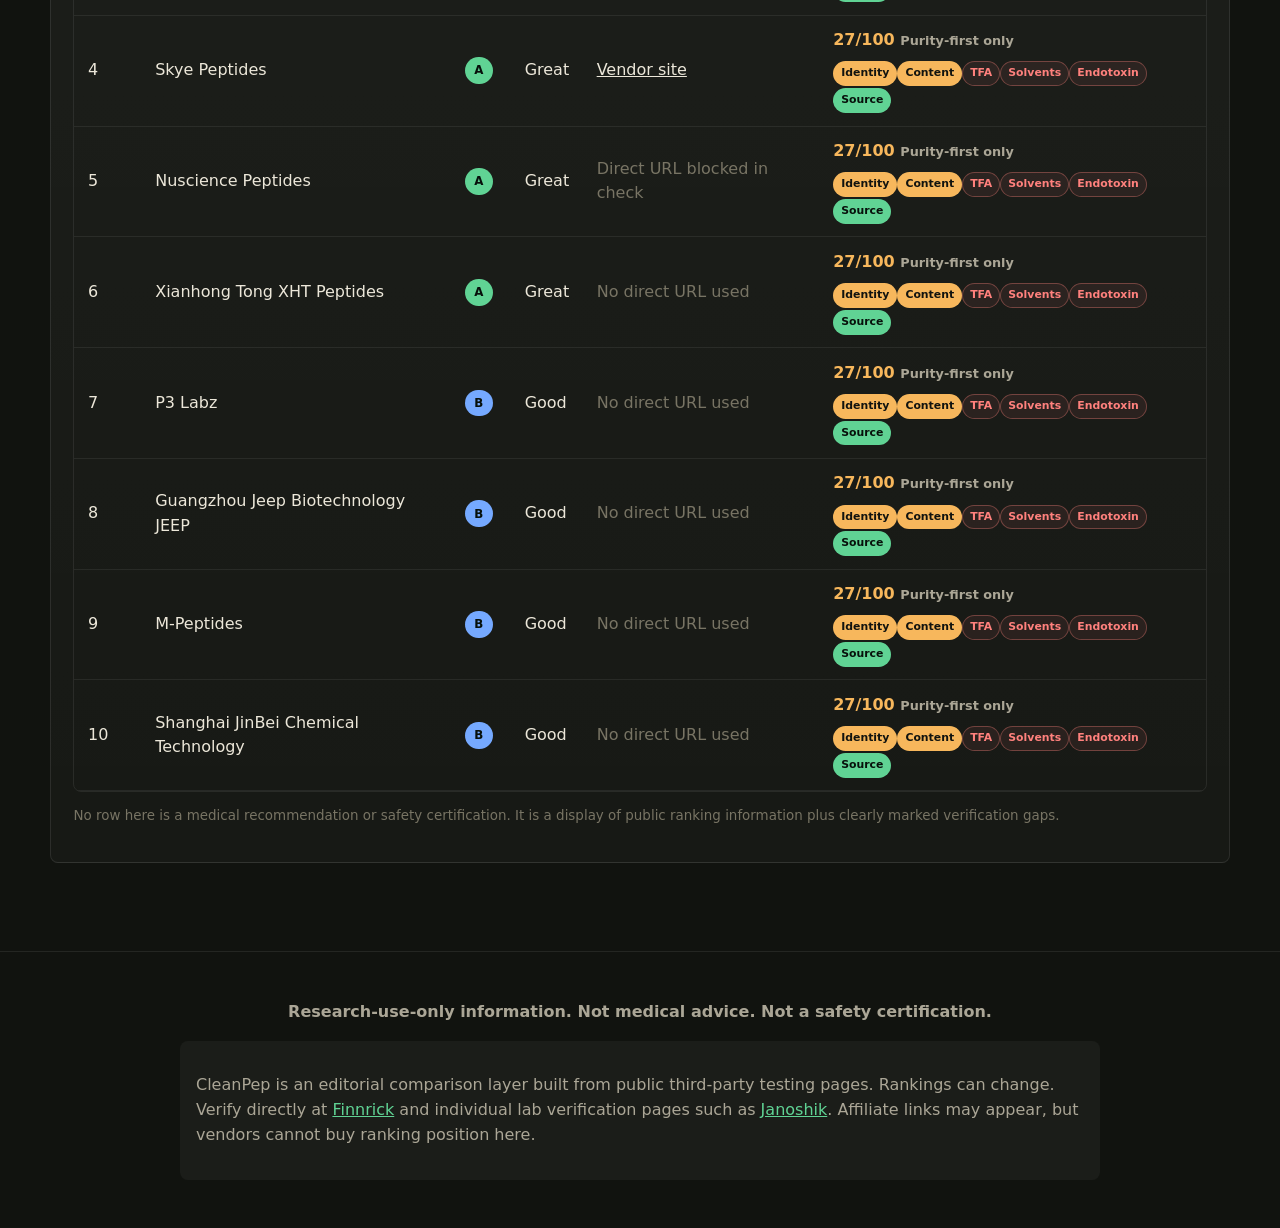
<file: src/tirzepatide.html>
<!DOCTYPE html>
<html lang="en">
<head>
<meta charset="UTF-8">
<meta name="viewport" content="width=device-width, initial-scale=1.0">
<title>Tirzepatide Cleanliness Scores - CleanPep</title>
<meta name="description" content="Tirzepatide rankings are presented as a live-verification shortlist rather than a recommendation. Top ordering follows the Finnrick public homepage snapshot.">
<link rel="preload" as="image" href="assets/cleanpep-data-field.png">
<link rel="stylesheet" href="style.css">
<script src="script.js" defer></script>
</head>
<body>
<nav class="site-nav">
  <a href="index.html" class="brand" aria-label="CleanPep home"><span class="brand-mark">CLN</span><span>CleanPep</span><small>May 2026 source snapshot</small></a>
  <div class="nav-links"><a href="retatrutide.html">Retatrutide</a><a href="tirzepatide.html" class="active">Tirzepatide</a><a href="semaglutide.html">Semaglutide</a><a href="bpc157.html">BPC/TB</a><a href="ipamorelin.html">Ipamorelin</a><a href="ghk-cu.html">GHK-Cu</a><a href="cjc-1295.html">CJC-1295</a><a href="tesamorelin.html">Tesamorelin</a><a href="more-products.html">More</a><a href="all-products.html">All</a><a href="coa-guide.html">COA Guide</a><a href="about.html">About</a></div>
</nav>
<main class="container page-shell">
  <section class="hero compact" data-reveal>
    <div class="eyebrow">Source-first vendor comparison</div>
    <h1>Tirzepatide rankings by <em>visible third-party testing</em></h1>
    <p class="sub">Tirzepatide rankings are presented as a live-verification shortlist rather than a recommendation. Top ordering follows the Finnrick public homepage snapshot.</p>
    <div class="hero-actions"><a class="btn btn-accent" href="https://www.finnrick.com/products/tirzepatide" target="_blank" rel="noopener">Open Finnrick product page</a><a class="btn btn-outline" href="#full-table">Scan table</a></div>
  </section>
  <div class="source-bar" data-reveal>
  <div class="src-item"><span class="src-dot live"></span> Finnrick public homepage: 7,829 samples, 224 vendors, 15 peptides</div>
  <div class="src-item"><span class="src-dot live"></span> Source date: 29 May 2026</div>
  <div class="src-item"><span class="src-dot caution"></span> Snapshot checked against Finnrick public homepage on 29 May 2026. Verify live before acting.</div>
  <div class="src-item"><span class="src-dot neutral"></span> Product page: 145 vendors shown/tracked</div>
</div>
  
  <section>
    <div class="section-heading"><div><p class="eyebrow">Top visible rows</p><h2>Current shortlist</h2></div><input class="filter-input" type="search" placeholder="Filter vendors" data-filter=".vendor-card, #full-table tbody tr"></div>
    <div class="featured-grid"><article class="vendor-card" data-reveal data-search="polaris peptides a great">
  <div class="card-topline"><span>#1</span><span class="tier tier-a">A Great</span></div>
  <h3>Polaris Peptides</h3>
  <p>Visible in the checked Finnrick public ranking snapshot.</p>
  <div class="card-actions"><a class="card-btn primary" href="https://polarispeptides.com" target="_blank" rel="noopener">Visit vendor</a><a class="card-btn" href="https://www.finnrick.com/vendors" target="_blank" rel="noopener">Verify source</a></div>
</article>
<article class="vendor-card" data-reveal data-search="aavant research a great">
  <div class="card-topline"><span>#2</span><span class="tier tier-a">A Great</span></div>
  <h3>Aavant Research</h3>
  <p>Visible in the checked Finnrick public ranking snapshot.</p>
  <div class="card-actions"><a class="card-btn primary" href="https://aavantpeptides.com" target="_blank" rel="noopener">Visit vendor</a><a class="card-btn" href="https://www.finnrick.com/vendors" target="_blank" rel="noopener">Verify source</a></div>
</article>
<article class="vendor-card" data-reveal data-search="paradigm peptide a great">
  <div class="card-topline"><span>#3</span><span class="tier tier-a">A Great</span></div>
  <h3>Paradigm Peptide</h3>
  <p>Visible in the checked Finnrick public ranking snapshot.</p>
  <div class="card-actions"><a class="card-btn primary" href="https://www.paradigm-peptide.com/?ref=mgrcuntw" target="_blank" rel="sponsored noopener">Visit vendor</a><a class="card-btn" href="https://www.finnrick.com/vendors/paradigm-peptide" target="_blank" rel="noopener">Verify source</a></div>
</article>
<article class="vendor-card" data-reveal data-search="skye peptides a great">
  <div class="card-topline"><span>#4</span><span class="tier tier-a">A Great</span></div>
  <h3>Skye Peptides</h3>
  <p>Visible in the checked Finnrick public ranking snapshot.</p>
  <div class="card-actions"><a class="card-btn primary" href="https://skyepeptides.com" target="_blank" rel="noopener">Visit vendor</a><a class="card-btn" href="https://www.finnrick.com/vendors" target="_blank" rel="noopener">Verify source</a></div>
</article>
<article class="vendor-card" data-reveal data-search="nuscience peptides a great">
  <div class="card-topline"><span>#5</span><span class="tier tier-a">A Great</span></div>
  <h3>Nuscience Peptides</h3>
  <p>Visible in the checked Finnrick public ranking snapshot.</p>
  <div class="card-actions"><a class="card-btn" href="https://www.finnrick.com/vendors" target="_blank" rel="noopener">Verify source</a></div>
</article>
<article class="vendor-card" data-reveal data-search="xianhong tong xht peptides a great">
  <div class="card-topline"><span>#6</span><span class="tier tier-a">A Great</span></div>
  <h3>Xianhong Tong XHT Peptides</h3>
  <p>Visible in the checked Finnrick public ranking snapshot.</p>
  <div class="card-actions"><a class="card-btn" href="https://www.finnrick.com/vendors" target="_blank" rel="noopener">Verify source</a></div>
</article>
<article class="vendor-card" data-reveal data-search="p3 labz b good">
  <div class="card-topline"><span>#7</span><span class="tier tier-b">B Good</span></div>
  <h3>P3 Labz</h3>
  <p>Visible in the checked Finnrick public ranking snapshot.</p>
  <div class="card-actions"><a class="card-btn" href="https://www.finnrick.com/vendors" target="_blank" rel="noopener">Verify source</a></div>
</article>
<article class="vendor-card" data-reveal data-search="guangzhou jeep biotechnology jeep b good">
  <div class="card-topline"><span>#8</span><span class="tier tier-b">B Good</span></div>
  <h3>Guangzhou Jeep Biotechnology JEEP</h3>
  <p>Visible in the checked Finnrick public ranking snapshot.</p>
  <div class="card-actions"><a class="card-btn" href="https://www.finnrick.com/vendors" target="_blank" rel="noopener">Verify source</a></div>
</article>
<article class="vendor-card" data-reveal data-search="m-peptides b good">
  <div class="card-topline"><span>#9</span><span class="tier tier-b">B Good</span></div>
  <h3>M-Peptides</h3>
  <p>Visible in the checked Finnrick public ranking snapshot.</p>
  <div class="card-actions"><a class="card-btn" href="https://www.finnrick.com/vendors" target="_blank" rel="noopener">Verify source</a></div>
</article>
<article class="vendor-card" data-reveal data-search="shanghai jinbei chemical technology b good">
  <div class="card-topline"><span>#10</span><span class="tier tier-b">B Good</span></div>
  <h3>Shanghai JinBei Chemical Technology</h3>
  <p>Visible in the checked Finnrick public ranking snapshot.</p>
  <div class="card-actions"><a class="card-btn" href="https://www.finnrick.com/vendors" target="_blank" rel="noopener">Verify source</a></div>
</article></div>
  </section>
  <section id="full-table" class="data-section" data-reveal>
    <div class="section-heading"><div><p class="eyebrow">Audit table</p><h2>Source snapshot rows</h2></div><a class="text-link" href="https://www.finnrick.com/" target="_blank" rel="noopener">Finnrick homepage</a></div>
    <div class="table-wrap"><table><thead><tr><th>Rank</th><th>Vendor</th><th>Tier</th><th>Label</th><th>Link</th></tr></thead><tbody><tr data-search="polaris peptides a great"><td>1</td><td>Polaris Peptides</td><td><span class="tier tier-a">A</span></td><td>Great</td><td><a href="https://polarispeptides.com" target="_blank" rel="noopener">Vendor site</a></td></tr><tr data-search="aavant research a great"><td>2</td><td>Aavant Research</td><td><span class="tier tier-a">A</span></td><td>Great</td><td><a href="https://aavantpeptides.com" target="_blank" rel="noopener">Vendor site</a></td></tr><tr data-search="paradigm peptide a great"><td>3</td><td>Paradigm Peptide</td><td><span class="tier tier-a">A</span></td><td>Great</td><td><a href="https://www.paradigm-peptide.com/?ref=mgrcuntw" target="_blank" rel="sponsored noopener">Vendor site</a></td></tr><tr data-search="skye peptides a great"><td>4</td><td>Skye Peptides</td><td><span class="tier tier-a">A</span></td><td>Great</td><td><a href="https://skyepeptides.com" target="_blank" rel="noopener">Vendor site</a></td></tr><tr data-search="nuscience peptides a great"><td>5</td><td>Nuscience Peptides</td><td><span class="tier tier-a">A</span></td><td>Great</td><td><span class="muted">Direct URL blocked in check</span></td></tr><tr data-search="xianhong tong xht peptides a great"><td>6</td><td>Xianhong Tong XHT Peptides</td><td><span class="tier tier-a">A</span></td><td>Great</td><td><span class="muted">No direct URL used</span></td></tr><tr data-search="p3 labz b good"><td>7</td><td>P3 Labz</td><td><span class="tier tier-b">B</span></td><td>Good</td><td><span class="muted">No direct URL used</span></td></tr><tr data-search="guangzhou jeep biotechnology jeep b good"><td>8</td><td>Guangzhou Jeep Biotechnology JEEP</td><td><span class="tier tier-b">B</span></td><td>Good</td><td><span class="muted">No direct URL used</span></td></tr><tr data-search="m-peptides b good"><td>9</td><td>M-Peptides</td><td><span class="tier tier-b">B</span></td><td>Good</td><td><span class="muted">No direct URL used</span></td></tr><tr data-search="shanghai jinbei chemical technology b good"><td>10</td><td>Shanghai JinBei Chemical Technology</td><td><span class="tier tier-b">B</span></td><td>Good</td><td><span class="muted">No direct URL used</span></td></tr></tbody></table></div>
    <p class="fine-print">No row here is a medical recommendation or safety certification. It is a display of public ranking information plus clearly marked verification gaps.</p>
  </section>
</main>
<footer>
  <p><strong>Research-use-only information. Not medical advice. Not a safety certification.</strong></p>
  <div class="disclaimer-box">
    <p>CleanPep is an editorial comparison layer built from public third-party testing pages. Rankings can change. Verify directly at <a href="https://www.finnrick.com/" target="_blank" rel="noopener">Finnrick</a> and individual lab verification pages such as <a href="https://janoshik.com/verification" target="_blank" rel="noopener">Janoshik</a>. Affiliate links may appear, but vendors cannot buy ranking position here.</p>
  </div>
</footer>
</body>
</html>
</file>
<file: src/style.css>
:root {
  --bg: #11130f;
  --panel: #181b16;
  --panel-2: #20241d;
  --ink: #ece7d9;
  --muted: #aba696;
  --soft: #787464;
  --green: #60d394;
  --blue: #75a9ff;
  --amber: #f7b75c;
  --rose: #ff817d;
  --shadow: 0 18px 50px rgb(0 0 0 / 0.32);
  --font: Inter, ui-sans-serif, system-ui, -apple-system, BlinkMacSystemFont, "Segoe UI", Arial, sans-serif;
}
* { box-sizing: border-box; }
html { scroll-behavior: smooth; }
body {
  margin: 0;
  color: var(--ink);
  background: radial-gradient(circle at top left, rgb(96 211 148 / 0.12), transparent 34rem), var(--bg);
  font-family: var(--font);
  line-height: 1.55;
  overflow-x: hidden;
}
a { color: inherit; }
.site-nav {
  position: sticky;
  top: 0;
  z-index: 20;
  display: flex;
  align-items: center;
  justify-content: space-between;
  gap: 1rem;
  padding: 0.78rem clamp(1rem, 3vw, 2rem);
  border-bottom: 1px solid rgb(255 255 255 / 0.08);
  background: rgb(17 19 15 / 0.86);
  backdrop-filter: blur(18px);
}
.brand {
  display: inline-flex;
  align-items: center;
  gap: 0.7rem;
  text-decoration: none;
  font-weight: 800;
  letter-spacing: 0;
  white-space: nowrap;
}
.brand-mark {
  display: inline-grid;
  place-items: center;
  width: 2.2rem;
  height: 2.2rem;
  border-radius: 8px;
  background: linear-gradient(135deg, var(--green), var(--blue));
  color: #08110c;
  font-size: 0.78rem;
  box-shadow: 0 0 0 1px rgb(255 255 255 / 0.18) inset;
}
.brand small { display: block; color: var(--muted); font-weight: 600; font-size: 0.68rem; }
.nav-links { display: flex; align-items: center; gap: 0.35rem; max-width: 100%; overflow-x: auto; padding-bottom: 0.15rem; }
.nav-links { scrollbar-width: none; }
.nav-links::-webkit-scrollbar { display: none; }
.nav-links a {
  flex: 0 0 auto;
  color: var(--muted);
  text-decoration: none;
  font-size: 0.84rem;
  font-weight: 700;
  padding: 0.45rem 0.62rem;
  border-radius: 7px;
  transition: color 160ms ease, background 160ms ease;
}
.nav-links a:hover, .nav-links a.active { color: var(--ink); background: rgb(255 255 255 / 0.08); }
.container { width: min(1180px, calc(100vw - 2rem)); margin: 0 auto; }
.page-shell { padding: 2rem 0 4rem; }
.hero {
  position: relative;
  isolation: isolate;
  overflow: hidden;
  min-height: 520px;
  display: grid;
  grid-template-columns: minmax(0, 1.1fr) minmax(280px, 0.62fr);
  align-items: end;
  gap: 2rem;
  padding: clamp(3rem, 7vw, 6rem) clamp(1rem, 5vw, 4rem) 3rem;
  background: linear-gradient(90deg, rgb(17 19 15 / 0.78), rgb(17 19 15 / 0.40)), url("assets/cleanpep-data-field.png") center/cover;
  border-bottom: 1px solid rgb(255 255 255 / 0.08);
}
.hero.compact {
  min-height: auto;
  display: block;
  margin-bottom: 1.2rem;
  padding: 3.5rem clamp(1.2rem, 4vw, 3rem);
  border: 1px solid rgb(255 255 255 / 0.08);
  border-radius: 8px;
}
.hero h1 {
  max-width: 850px;
  margin: 0;
  font-size: clamp(2.25rem, 7vw, 5.7rem);
  line-height: 0.98;
  letter-spacing: 0;
  text-wrap: balance;
}
.hero.compact h1 { font-size: clamp(2rem, 5vw, 4.2rem); }
.hero h1 em { color: var(--green); font-style: normal; }
.eyebrow {
  margin: 0 0 0.85rem;
  color: var(--amber);
  font-size: 0.76rem;
  font-weight: 900;
  text-transform: uppercase;
  letter-spacing: 0.08em;
}
.sub { max-width: 760px; color: var(--muted); font-size: clamp(1rem, 2vw, 1.22rem); margin: 1rem 0 0; }
.hero-copy, .sub, .src-item, .method-item, .score-card { min-width: 0; }
.src-item, .method-item, .score-card, .product-card, .vendor-card { overflow-wrap: break-word; }
.hero-actions { display: flex; gap: 0.7rem; flex-wrap: wrap; margin-top: 1.5rem; }
.btn, .card-btn {
  display: inline-flex;
  align-items: center;
  justify-content: center;
  min-height: 2.35rem;
  padding: 0.62rem 0.92rem;
  border-radius: 7px;
  text-decoration: none;
  font-weight: 850;
  font-size: 0.9rem;
  border: 1px solid rgb(255 255 255 / 0.12);
  transition: transform 160ms ease, border-color 160ms ease, background 160ms ease;
}
.btn:hover, .card-btn:hover { transform: translateY(-1px); border-color: rgb(255 255 255 / 0.32); }
.btn-accent, .card-btn.primary { background: var(--green); color: #07100b; border-color: transparent; }
.btn-outline { color: var(--ink); background: rgb(255 255 255 / 0.07); }
.hero-panel {
  display: grid;
  grid-template-columns: repeat(2, minmax(0, 1fr));
  gap: 0.75rem;
  padding: 0.9rem;
  border: 1px solid rgb(255 255 255 / 0.11);
  border-radius: 8px;
  background: rgb(14 16 13 / 0.66);
  box-shadow: var(--shadow);
}
.hero-panel div { padding: 1rem; border-radius: 8px; background: rgb(255 255 255 / 0.07); }
.hero-panel span { display: block; font-size: clamp(1.6rem, 4vw, 2.7rem); font-weight: 900; color: var(--green); }
.hero-panel small { color: var(--muted); font-weight: 700; }
.source-bar, .notice, .data-section {
  border: 1px solid rgb(255 255 255 / 0.09);
  border-radius: 8px;
  background: linear-gradient(180deg, rgb(255 255 255 / 0.055), rgb(255 255 255 / 0.028));
}
.source-bar {
  display: flex;
  flex-wrap: wrap;
  gap: 0.85rem 1.1rem;
  align-items: center;
  padding: 0.9rem 1rem;
  margin: 1.2rem 0 2rem;
  color: var(--muted);
  font-size: 0.88rem;
}
.src-item { display: inline-flex; align-items: center; gap: 0.45rem; }
.src-dot { width: 0.55rem; height: 0.55rem; border-radius: 50%; background: var(--soft); }
.src-dot.live { background: var(--green); box-shadow: 0 0 18px rgb(96 211 148 / 0.6); }
.src-dot.caution { background: var(--amber); }
.src-dot.neutral { background: var(--blue); }
.section-heading { display: flex; justify-content: space-between; align-items: end; gap: 1rem; margin-bottom: 1rem; }
h2 { margin: 0; font-size: clamp(1.5rem, 3vw, 2.25rem); letter-spacing: 0; }
.data-section { padding: clamp(1rem, 3vw, 1.4rem); margin: 1.5rem 0; }
.product-grid, .featured-grid { display: grid; grid-template-columns: repeat(auto-fit, minmax(260px, 1fr)); gap: 0.85rem; }
.product-card, .vendor-card {
  position: relative;
  min-height: 100%;
  padding: 1rem;
  border-radius: 8px;
  border: 1px solid rgb(255 255 255 / 0.09);
  background: var(--panel);
  text-decoration: none;
  color: var(--ink);
  box-shadow: 0 1px 0 rgb(255 255 255 / 0.04) inset;
  transition: transform 180ms ease, border-color 180ms ease, background 180ms ease, box-shadow 180ms ease;
}
.product-card:hover, .vendor-card:hover { transform: translateY(-3px); border-color: rgb(96 211 148 / 0.45); background: var(--panel-2); box-shadow: 0 18px 44px rgb(0 0 0 / 0.24); }
.product-kicker, .card-topline { color: var(--muted); font-size: 0.76rem; font-weight: 850; text-transform: uppercase; letter-spacing: 0.06em; }
.product-card h3, .vendor-card h3 { margin: 0.55rem 0; font-size: 1.2rem; letter-spacing: 0; }
.product-card p, .vendor-card p { color: var(--muted); margin: 0 0 1rem; font-size: 0.92rem; }
.product-meta, .card-topline, .card-actions { display: flex; align-items: center; justify-content: space-between; gap: 0.6rem; flex-wrap: wrap; }
.source-only-card {
  border-color: rgb(247 183 92 / 0.18);
  background: rgb(247 183 92 / 0.045);
}
.source-only-note {
  display: inline-flex;
  margin-bottom: 0.65rem;
  padding: 0.22rem 0.48rem;
  border-radius: 999px;
  color: var(--amber);
  border: 1px solid rgb(247 183 92 / 0.32);
  font-size: 0.68rem;
  font-weight: 900;
  text-transform: uppercase;
  letter-spacing: 0.05em;
}
.source-only-section {
  background: rgb(247 183 92 / 0.035);
}
.evidence-summary {
  position: relative;
  margin-top: 1rem;
  padding-top: 0.85rem;
  border-top: 1px solid rgb(255 255 255 / 0.08);
  outline: none;
}
.evidence-score {
  display: flex;
  align-items: baseline;
  gap: 0.45rem;
  margin-bottom: 0.55rem;
}
.evidence-score span { color: var(--amber); font-size: 1.55rem; font-weight: 950; line-height: 1; }
.evidence-score small { color: var(--muted); font-weight: 850; }
.panel-strip {
  display: flex;
  flex-wrap: wrap;
  gap: 0.35rem;
}
.panel-chip {
  display: inline-flex;
  align-items: center;
  min-height: 1.55rem;
  padding: 0.16rem 0.44rem;
  border-radius: 999px;
  border: 1px solid rgb(255 255 255 / 0.10);
  color: var(--muted);
  background: rgb(255 255 255 / 0.045);
  font-size: 0.68rem;
  font-weight: 900;
}
.panel-chip.verified { color: #07100b; background: var(--green); border-color: transparent; }
.panel-chip.partial, .panel-chip.source { color: #11130f; background: var(--amber); border-color: transparent; }
.panel-chip.missing { color: var(--rose); border-color: rgb(255 129 125 / 0.34); background: rgb(255 129 125 / 0.08); }
.panel-chip.mismatch { color: #fff; border-color: transparent; background: var(--rose); }
.evidence-popover {
  position: absolute;
  left: 0;
  right: 0;
  bottom: calc(100% + 0.7rem);
  z-index: 5;
  width: min(430px, 92vw);
  padding: 0.9rem;
  border: 1px solid rgb(255 255 255 / 0.13);
  border-radius: 8px;
  background: #10130f;
  box-shadow: var(--shadow);
  opacity: 0;
  transform: translateY(6px);
  pointer-events: none;
  transition: opacity 160ms ease, transform 160ms ease;
}
.evidence-summary:hover .evidence-popover,
.evidence-summary:focus-within .evidence-popover,
.evidence-summary:focus .evidence-popover {
  opacity: 1;
  transform: translateY(0);
  pointer-events: auto;
}
.evidence-popover strong { display: block; color: var(--ink); margin-bottom: 0.5rem; }
.evidence-popover ul { list-style: none; padding: 0; margin: 0; display: grid; gap: 0.45rem; }
.evidence-popover li {
  display: grid;
  grid-template-columns: 6rem 1fr;
  gap: 0.2rem 0.6rem;
  color: var(--muted);
  font-size: 0.82rem;
}
.evidence-popover li > span { color: var(--ink); font-weight: 850; }
.evidence-popover li > strong { margin: 0; font-size: 0.78rem; }
.evidence-popover li > strong.verified { color: var(--green); }
.evidence-popover li > strong.partial,
.evidence-popover li > strong.source { color: var(--amber); }
.evidence-popover li > strong.missing,
.evidence-popover li > strong.mismatch { color: var(--rose); }
.evidence-popover li > small { grid-column: 1 / -1; color: var(--soft); }
.evidence-popover p { margin: 0.7rem 0 0; color: var(--muted); font-size: 0.82rem; }
.score-grid {
  display: grid;
  grid-template-columns: repeat(auto-fit, minmax(210px, 1fr));
  gap: 0.75rem;
}
.score-card {
  padding: 1rem;
  border-radius: 8px;
  border: 1px solid rgb(255 255 255 / 0.09);
  background: var(--panel);
}
.score-card b { display: block; color: var(--green); font-size: 1.55rem; line-height: 1; margin-bottom: 0.45rem; }
.score-card span { color: var(--ink); font-weight: 900; }
.score-card p { margin: 0.35rem 0 0; color: var(--muted); font-size: 0.88rem; }
.coverage-stats {
  display: grid;
  grid-template-columns: repeat(auto-fit, minmax(130px, 1fr));
  gap: 0.55rem;
  margin-bottom: 0.9rem;
}
.coverage-card {
  padding: 0.75rem 0.8rem;
  border-radius: 8px;
  border: 1px solid rgb(255 255 255 / 0.09);
  background: rgb(0 0 0 / 0.18);
}
.coverage-card span {
  display: block;
  color: var(--muted);
  font-size: 0.72rem;
  font-weight: 900;
  text-transform: uppercase;
  letter-spacing: 0.05em;
}
.coverage-card strong {
  display: block;
  margin-top: 0.25rem;
  color: var(--ink);
  font-size: 1.35rem;
  line-height: 1;
}
.panel-controls {
  display: flex;
  flex-wrap: wrap;
  gap: 0.55rem;
}
.panel-controls label {
  display: inline-flex;
  align-items: center;
  gap: 0.45rem;
  min-height: 2.45rem;
  padding: 0.55rem 0.72rem;
  border-radius: 7px;
  border: 1px solid rgb(255 255 255 / 0.10);
  background: rgb(255 255 255 / 0.045);
  color: var(--ink);
  font-size: 0.9rem;
  font-weight: 850;
  cursor: pointer;
}
.panel-controls input { accent-color: var(--green); }
.finder-result {
  margin-top: 0.85rem;
  padding: 0.82rem 0.9rem;
  border-radius: 8px;
  color: var(--muted);
  background: rgb(0 0 0 / 0.22);
  border: 1px solid rgb(255 255 255 / 0.08);
}
.panel-hidden { display: none !important; }
.tier { display: inline-flex; align-items: center; min-height: 1.65rem; padding: 0.2rem 0.52rem; border-radius: 999px; font-size: 0.74rem; font-weight: 900; border: 1px solid transparent; color: #07100b; }
.tier-a { background: var(--green); }
.tier-b { background: var(--blue); }
.tier-c { background: var(--amber); }
.tier-d { background: #ff9f6e; }
.tier-e { background: var(--rose); }
.tier-v { background: transparent; color: var(--amber); border-color: rgb(247 183 92 / 0.42); }
.filter-input {
  width: min(360px, 100%);
  min-height: 2.55rem;
  padding: 0.7rem 0.9rem;
  border-radius: 7px;
  color: var(--ink);
  border: 1px solid rgb(255 255 255 / 0.13);
  background: rgb(0 0 0 / 0.2);
  outline: none;
}
.filter-input:focus { border-color: var(--green); box-shadow: 0 0 0 3px rgb(96 211 148 / 0.12); }
.table-wrap { overflow-x: auto; border: 1px solid rgb(255 255 255 / 0.08); border-radius: 8px; }
table { width: 100%; border-collapse: collapse; min-width: 720px; }
th, td { padding: 0.78rem 0.85rem; text-align: left; border-bottom: 1px solid rgb(255 255 255 / 0.07); }
th { color: var(--muted); font-size: 0.72rem; text-transform: uppercase; letter-spacing: 0.08em; background: rgb(255 255 255 / 0.04); }
tr:hover td { background: rgb(255 255 255 / 0.035); }
.table-evidence { min-width: 220px; }
.table-evidence > strong { color: var(--amber); margin-right: 0.35rem; }
.table-evidence > span { color: var(--muted); font-size: 0.8rem; font-weight: 850; }
.table-evidence .panel-strip, .table-evidence div { margin-top: 0.4rem; }
.muted, .fine-print { color: var(--soft); }
.fine-print { font-size: 0.84rem; }
.text-link { color: var(--green); font-weight: 850; text-decoration: none; }
.notice { padding: 1rem; margin: 1rem 0; color: var(--muted); }
.notice.caution { border-left: 4px solid var(--amber); }
.notice.danger { border-left: 4px solid var(--rose); }
.method-grid { display: grid; grid-template-columns: repeat(auto-fit, minmax(230px, 1fr)); gap: 0.85rem; }
.method-grid.wide { margin: 1.5rem 0; }
.method-item { padding: 1rem; border-radius: 8px; border: 1px solid rgb(255 255 255 / 0.09); background: var(--panel); color: var(--muted); }
.method-item .label { color: var(--green); font-weight: 900; text-transform: uppercase; font-size: 0.74rem; letter-spacing: 0.08em; margin-bottom: 0.4rem; }
.check-list { color: var(--muted); line-height: 1.9; }
.link-grid { display: grid; grid-template-columns: repeat(auto-fit, minmax(210px, 1fr)); gap: 0.75rem; }
.link-grid a { padding: 0.9rem; border-radius: 8px; border: 1px solid rgb(255 255 255 / 0.09); background: var(--panel); text-decoration: none; font-weight: 850; color: var(--green); }
footer { padding: 2rem 1rem 3rem; color: var(--muted); text-align: center; border-top: 1px solid rgb(255 255 255 / 0.08); }
footer .disclaimer-box { max-width: 920px; margin: 1rem auto 0; padding: 1rem; border-radius: 8px; background: rgb(255 255 255 / 0.045); text-align: left; }
footer a { color: var(--green); }
.js [data-reveal] { opacity: 1; transform: translateY(0); transition: transform 500ms ease; }
.js [data-reveal]:not(.is-visible) { transform: translateY(6px); }
.is-hidden { display: none !important; }
@media (max-width: 780px) {
  .site-nav { align-items: flex-start; flex-direction: column; }
  .brand small { display: none; }
  .nav-links { width: 100%; }
  .container { width: min(340px, calc(100vw - 2rem)); }
  .hero { grid-template-columns: minmax(0, 1fr); min-height: 620px; align-items: end; padding: 3rem 1rem 2rem; }
  .hero-copy, .hero .sub, .hero-actions, .hero-panel { width: 100%; max-width: min(340px, calc(100vw - 2rem)); }
  .hero h1 { font-size: clamp(2.05rem, 9.5vw, 2.75rem); line-height: 1.04; }
  h2 { font-size: clamp(1.42rem, 7vw, 1.9rem); }
  .hero-panel { grid-template-columns: repeat(2, minmax(0, 1fr)); }
  .section-heading { align-items: stretch; flex-direction: column; }
  .filter-input { width: 100%; }
  .btn, .card-btn { min-width: 0; }
  .hero-actions .btn { flex: 1 1 100%; width: 100%; }
  .src-item { align-items: flex-start; width: 100%; }
  .evidence-popover { position: static; width: 100%; margin-top: 0.65rem; opacity: 1; transform: none; pointer-events: auto; }
  .evidence-popover li { grid-template-columns: 1fr; }
}
@media (prefers-reduced-motion: reduce) {
  *, *::before, *::after { scroll-behavior: auto !important; transition: none !important; animation: none !important; }
  [data-reveal] { opacity: 1; transform: none; }
}
</file>
